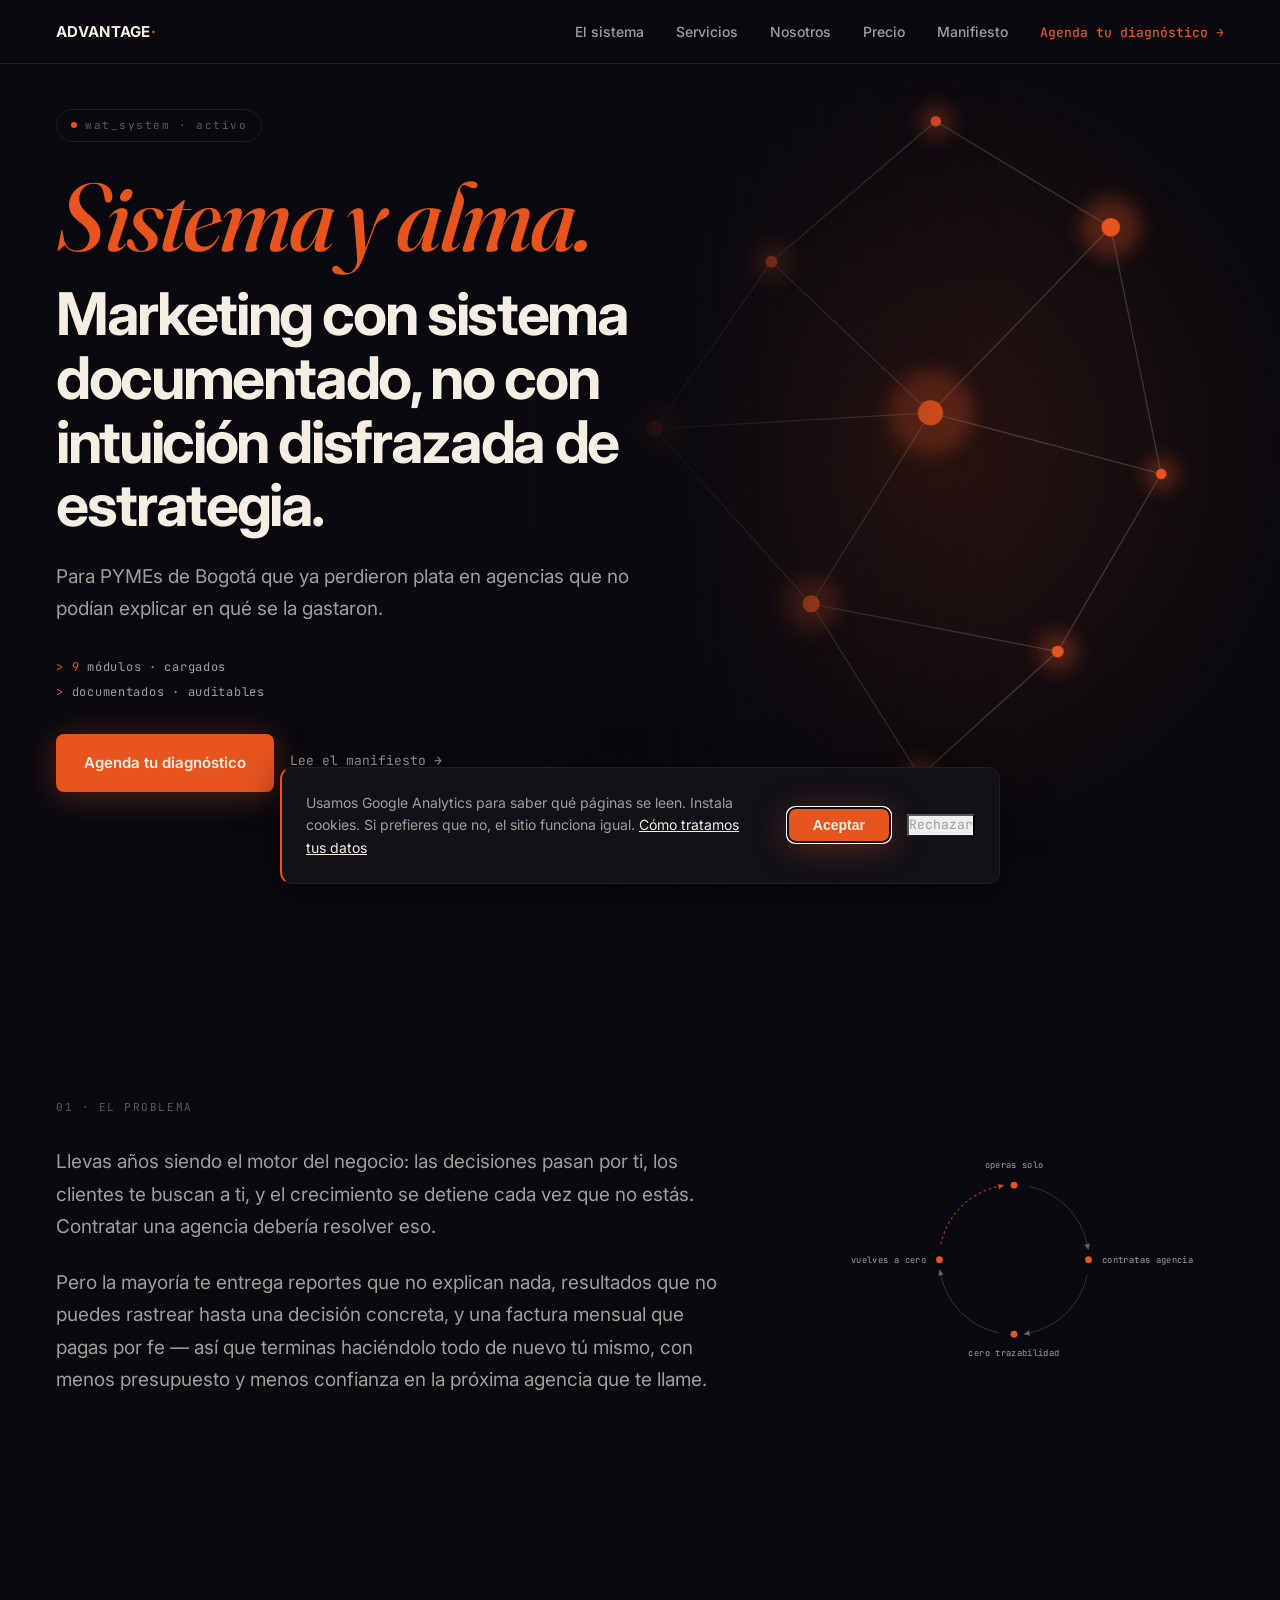
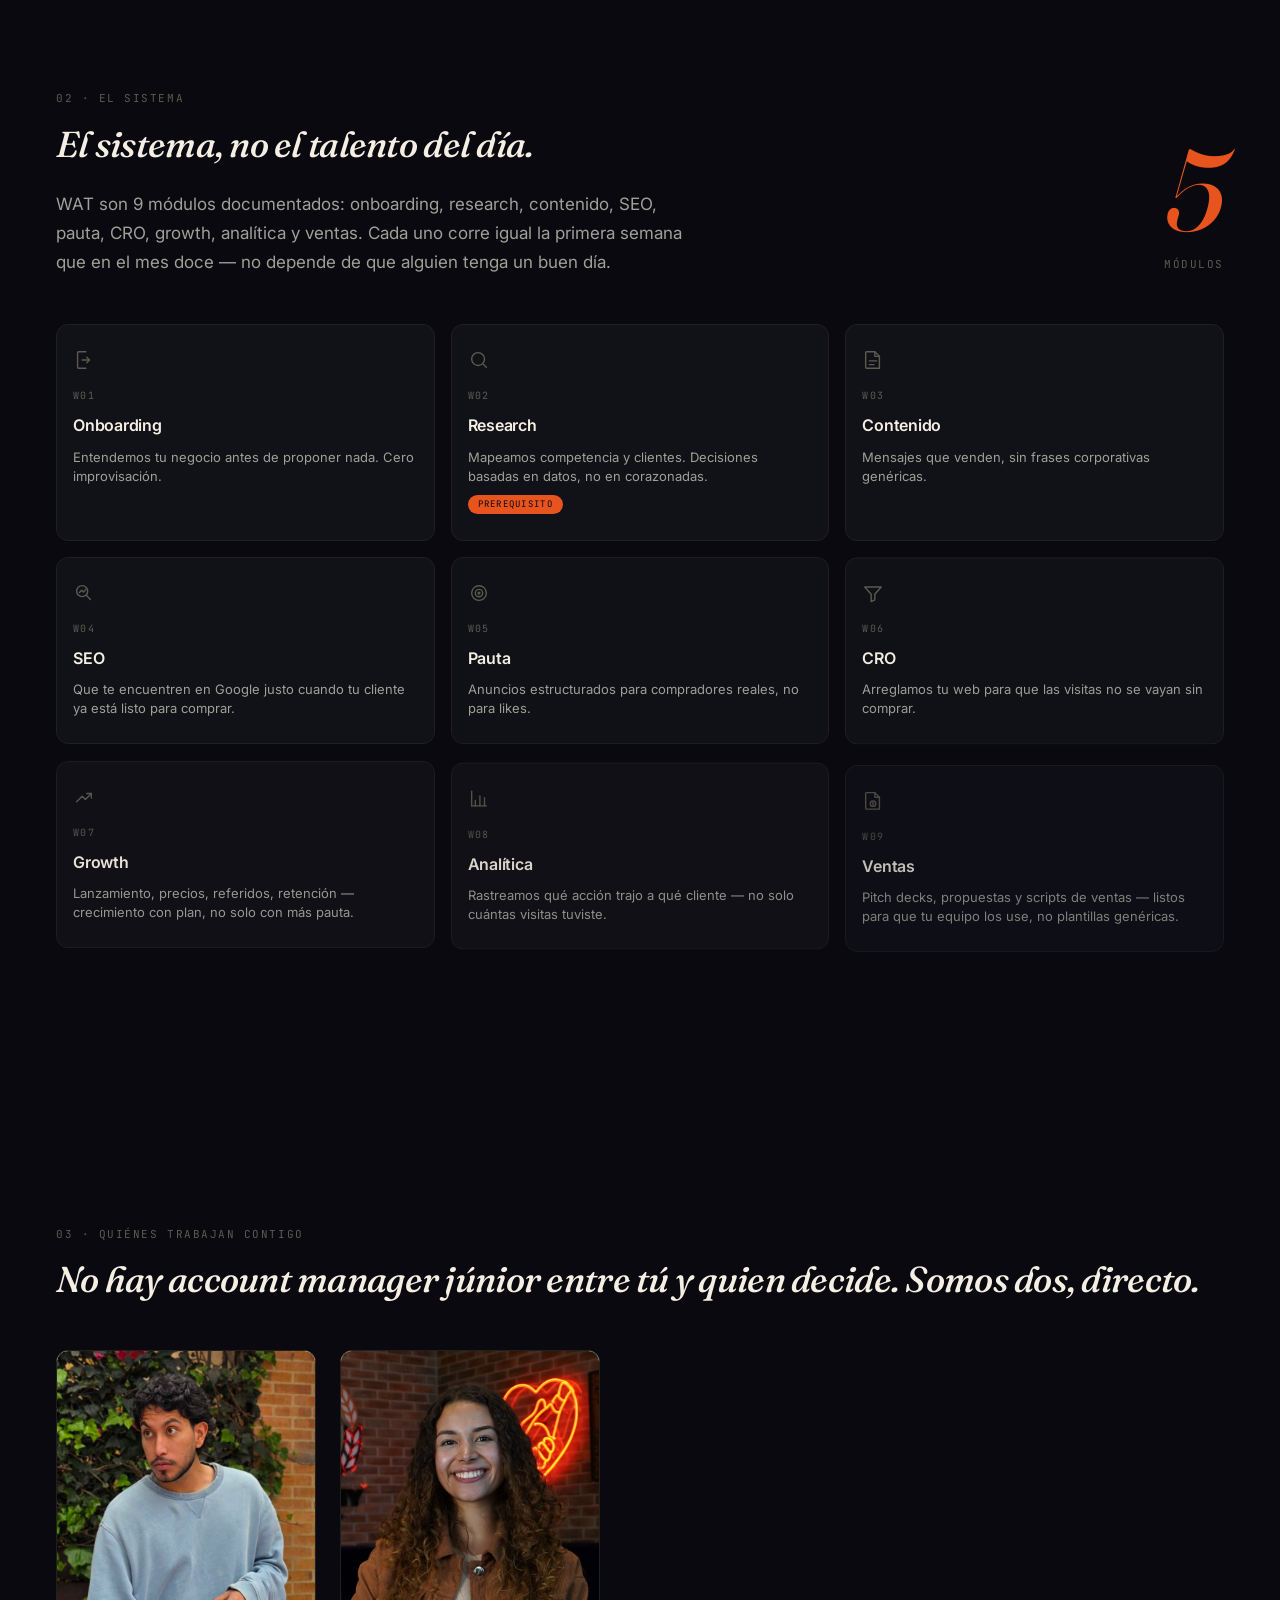
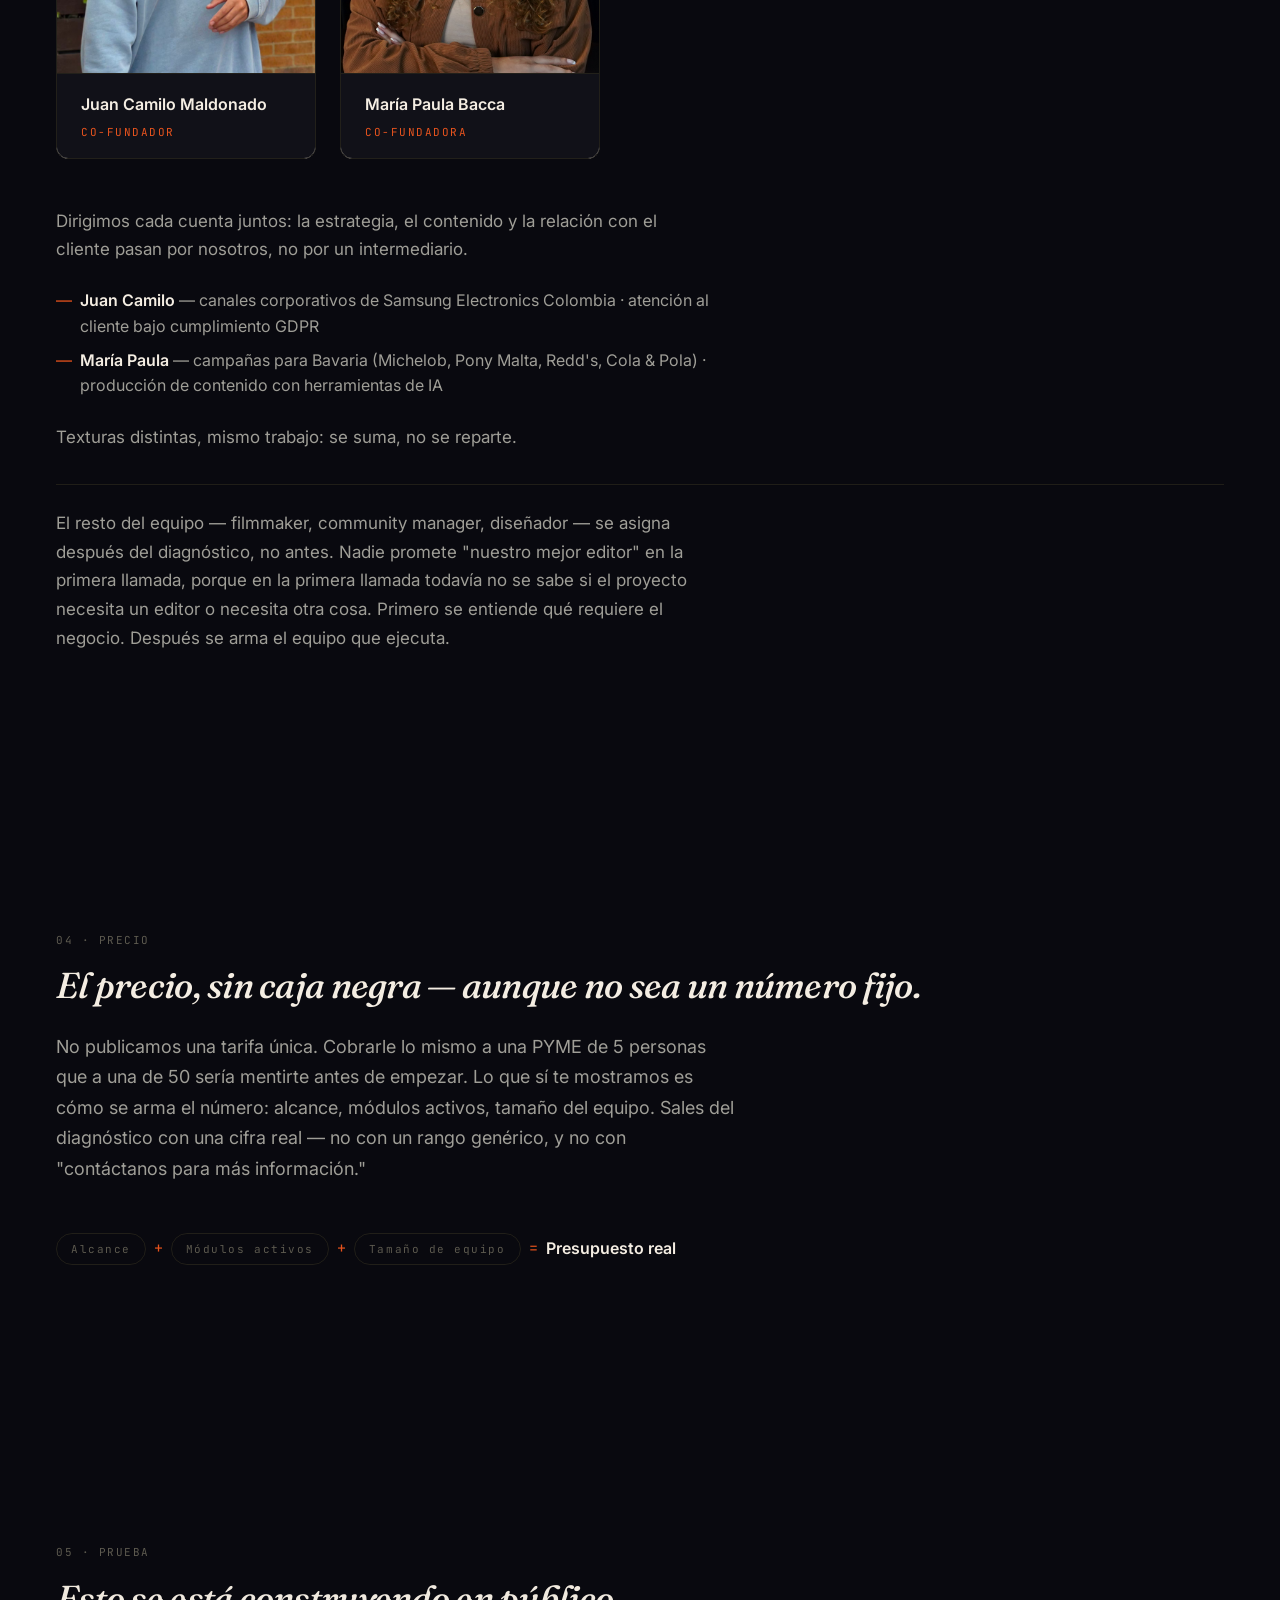
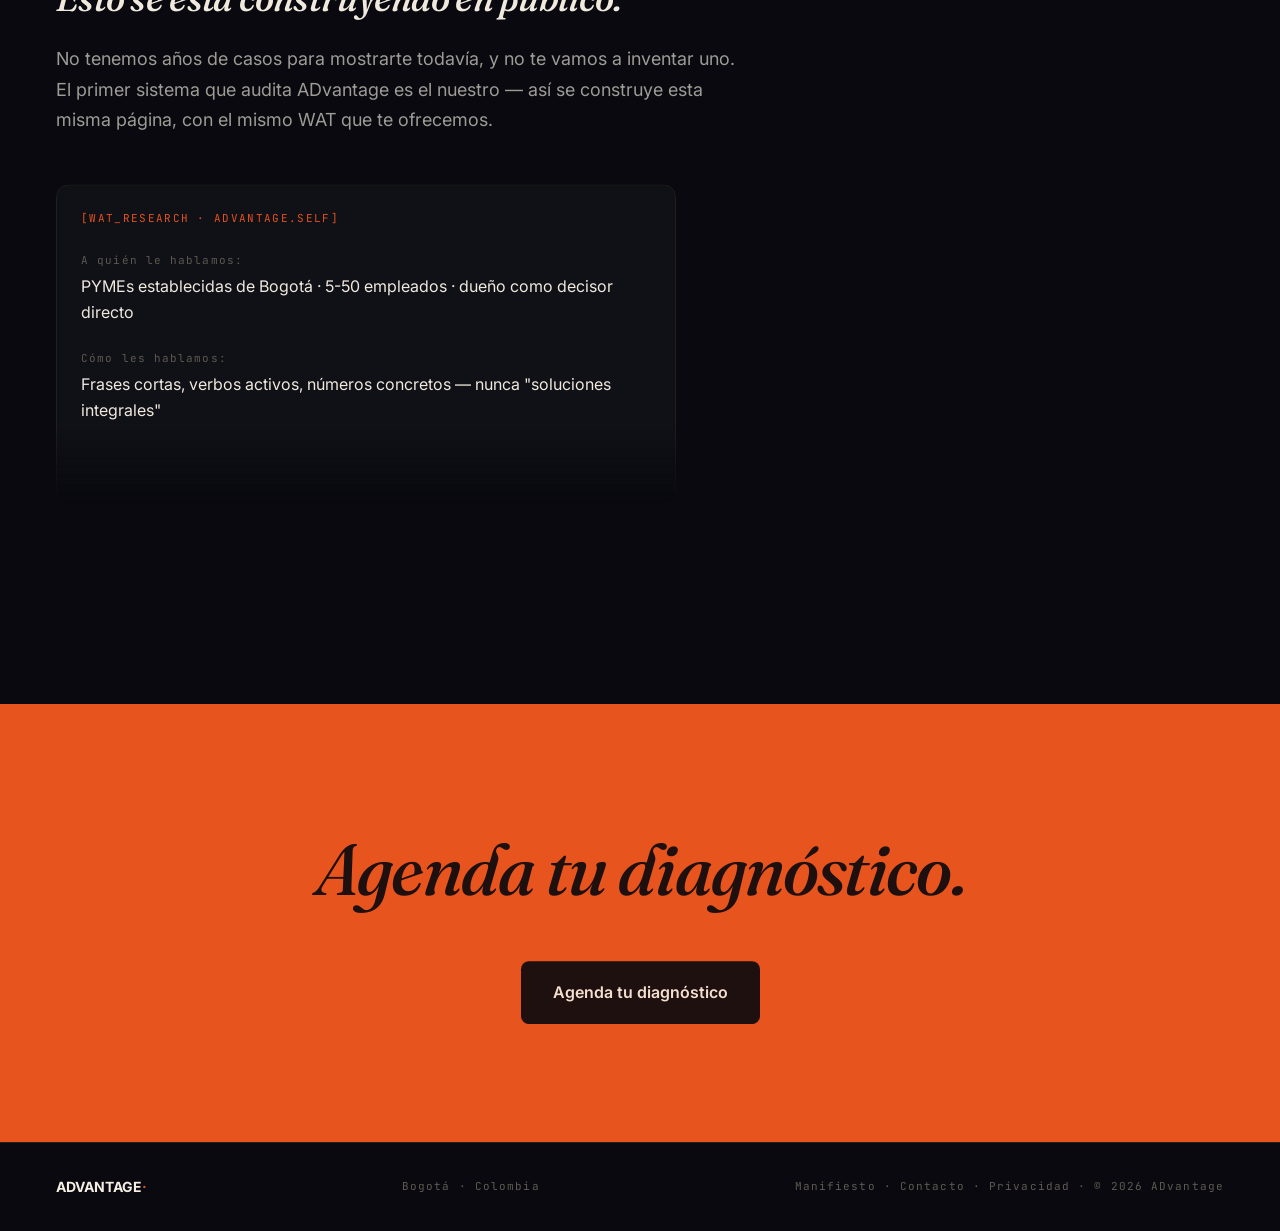
<file: index.html>
<!DOCTYPE html>
<html lang="es">
<head>
<!-- Google Analytics con consentimiento previo: consent.js no carga
     gtag.js hasta que la persona acepta. Ver privacidad.html. -->
<script src="assets/js/consent.js"></script>
<meta charset="UTF-8">
<meta name="viewport" content="width=device-width, initial-scale=1.0">
<title>ADvantage · Sistema y alma</title>
<meta name="description" content="Sistema documentado, no intuición disfrazada de estrategia — para PYMEs de Bogotá que ya perdieron plata en marketing sin poder auditarlo.">
<!-- Open Graph / preview al compartir (WhatsApp, LinkedIn, etc.).
     El dominio va absoluto porque los scrapers de redes no resuelven rutas
     relativas. Si algún día se conecta un dominio propio hay que reemplazarlo
     en las 10 páginas de una pasada — ver DEPLOY.md, paso 1. -->
<link rel="canonical" href="https://advantagecol.netlify.app/">
<meta property="og:type" content="website">
<meta property="og:site_name" content="ADvantage">
<meta property="og:locale" content="es_CO">
<meta property="og:url" content="https://advantagecol.netlify.app/">
<meta property="og:title" content="ADvantage · Sistema y alma">
<meta property="og:description" content="Sistema documentado, no intuición disfrazada de estrategia — para PYMEs de Bogotá que ya perdieron plata en marketing sin poder auditarlo.">
<meta property="og:image" content="https://advantagecol.netlify.app/assets/brand/og-image.png">
<meta property="og:image:width" content="1200">
<meta property="og:image:height" content="630">
<meta property="og:image:alt" content="ADvantage — Sistema y alma. Marketing con sistema documentado, no con intuición disfrazada de estrategia.">
<meta name="twitter:card" content="summary_large_image">
<meta name="twitter:title" content="ADvantage · Sistema y alma">
<meta name="twitter:description" content="Sistema documentado, no intuición disfrazada de estrategia — para PYMEs de Bogotá que ya perdieron plata en marketing sin poder auditarlo.">
<meta name="twitter:image" content="https://advantagecol.netlify.app/assets/brand/og-image.png">

<link rel="icon" type="image/svg+xml" href="assets/brand/favicon.svg">

<!-- Fonts -->
<link rel="preconnect" href="https://fonts.googleapis.com">
<link rel="preconnect" href="https://fonts.gstatic.com" crossorigin>
<link href="https://fonts.googleapis.com/css2?family=Fraunces:ital,opsz,wght@0,9..144,500;1,9..144,500&family=Inter:wght@400;500;600;700&family=JetBrains+Mono:wght@400;500&display=swap" rel="stylesheet">

<!-- Chrome compartido del sitio (tokens, nav, footer, botones, tipografía) -->
<link rel="stylesheet" href="assets/css/shared.css">

<style>
/* ============================
   1 · Hero — constelación WAT (9 nodos)
   Los 9 módulos del sistema, dibujados: el hero deja de decir que hay un
   sistema y pasa a mostrarlo. Tokens, .wrap, .pill y los botones salen de
   shared.css — acá solo vive lo propio de la constelación.
============================ */
.wat-hero {
  position: relative;
  overflow: hidden;
  min-height: 640px;
  height: 100svh;
  background: var(--void);
  color: var(--cream);
  display: grid;
  align-items: center;
  isolation: isolate;
  /* La regla global `section { padding: var(--sp-3xl) 0 }` de shared.css
     también alcanza a este <section> y le metería 160px dentro del grid de
     100svh. Se neutraliza acá; el respiro del nav lo da el centrado. */
  padding-top: 0;
  padding-bottom: 0;
}

/* ---------- Constelación (lado derecho) ---------- */
.wat-hero__viz {
  position: absolute;
  inset: 0 0 0 42%;
  z-index: 0;
  pointer-events: none;
}
/* Los margin negativos son centrado geométrico (mitad del ancho/alto), no
   spacing — por eso quedan fuera de la escala --sp-*. Se usa margin y no
   translate(-50%,-50%) a propósito: GSAP anima este glow por x/y, que también
   escribe en transform, y se pisarían. */
.wat-hero__glow {
  position: absolute;
  left: 50%; top: 50%;
  width: 900px; height: 900px;
  margin: -450px 0 0 -450px;
  background: radial-gradient(circle, rgba(232,84,30,.16) 0%, rgba(232,84,30,.06) 38%, transparent 68%);
  will-change: transform;
}
.wat-hero__svg {
  position: absolute;
  inset: 0;
  width: 100%; height: 100%;
  will-change: transform;
}
/* Degradado hacia Void — protege la legibilidad del texto sobre los nodos */
.wat-hero__viz::after {
  content: "";
  position: absolute;
  inset: 0;
  background: linear-gradient(90deg, var(--void) 0%, rgba(9,9,15,.92) 14%, rgba(9,9,15,.35) 40%, transparent 62%);
}
.wat-hero__edge { stroke: var(--cream); stroke-width: 1; opacity: .18; fill: none; }
.wat-hero__node { fill: var(--ember); transform-box: fill-box; transform-origin: center; }
.wat-hero__halo { fill: var(--ember); opacity: .3; transform-box: fill-box; transform-origin: center; }
.wat-hero__packet { fill: var(--ember-hover); opacity: 0; }

/* ---------- Contenido ---------- */
.wat-hero__inner { position: relative; z-index: 1; width: 100%; }
.wat-hero__col { max-width: 660px; }
.wat-hero .display { margin-top: var(--sp-lg); margin-bottom: var(--sp-md); }
.wat-hero h1 { margin-bottom: var(--sp-lg); }
.wat-hero__sub {
  max-width: 52ch;
  font-size: 19px;
  margin-bottom: var(--sp-xl);
}

/* Log de sistema. aria-hidden en el bloque: el dato ya está en el stat de más
   abajo y en el body, así el lector de pantalla no anuncia los ">" ni los
   valores intermedios del contador. */
.wat-hero__log {
  display: flex; flex-direction: column; gap: var(--sp-xs);
  font-family: var(--mono); font-size: 12px; letter-spacing: 0.06em;
  color: var(--muted);
  margin-bottom: var(--sp-xl);
}
/* Solo el chevron, no cualquier span: el contador va en un <span> anidado y
   heredaría el color y el margen. Mismo error que ya se cazó con .hero-log. */
.wat-hero__log .chevron { color: var(--ember); margin-right: var(--sp-sm); }
.wat-hero__log .val { color: var(--ember); }

.wat-hero__cta { display: flex; flex-wrap: wrap; align-items: center; gap: var(--sp-md); }

/* Estado inicial de la animación — sin JS o con reduced-motion queda visible */
.wat-hero[data-anim="on"] .wat-hero__reveal { opacity: 0; }

@media (max-width: 1080px) {
  .wat-hero__viz { inset: 0 -12% 0 30%; }
  .wat-hero__viz::after {
    background: linear-gradient(90deg, var(--void) 0%, rgba(9,9,15,.94) 20%, rgba(9,9,15,.5) 46%, transparent 70%);
  }
}
@media (max-width: 760px) {
  .wat-hero {
    height: auto; min-height: 100svh;
    padding-top: var(--sp-4xl); padding-bottom: var(--sp-3xl);
    align-items: start;
  }
  .wat-hero__viz { inset: -8% -30% auto -10%; height: 62%; opacity: .55; }
  .wat-hero__viz::after {
    background: linear-gradient(180deg, rgba(9,9,15,.35) 0%, rgba(9,9,15,.8) 55%, var(--void) 100%);
  }
  .wat-hero__glow { width: 620px; height: 620px; margin: -310px 0 0 -310px; }
  .wat-hero__cta .btn-primary { width: 100%; justify-content: center; }
}
@media (prefers-reduced-motion: reduce) {
  .wat-hero .wat-hero__reveal { opacity: 1 !important; }
}

/* ============================
   2 · Problema — texto + diagrama de ciclo cerrado
   El párrafo describe un loop, no una lista. El diagrama lo muestra sin que
   haga falta leer: la cuarta flecha vuelve al primer nodo.
============================ */
.problema-cols {
  display: grid;
  grid-template-columns: 1fr minmax(0, 420px);
  gap: var(--sp-3xl);
  align-items: center;
}
.problema p {
  font-size: 19px;
  max-width: 680px;
}
.problema p + p { margin-top: var(--sp-lg); }
.problema p strong { color: var(--cream); }

/* Mismo lenguaje visual que la constelación del hero: círculos Ember,
   líneas de 1px, etiquetas Muted. Que se reconozcan como del mismo sistema
   es parte del punto. */
.ciclo { width: 100%; height: auto; }
.ciclo .nodo { fill: var(--ember); }
.ciclo .arista {
  stroke: var(--cream); stroke-width: 1; fill: none; opacity: 0.28;
}
/* La flecha de cierre es la que carga el significado: se distingue de las
   otras tres para que se lea como "vuelta al principio", no como un paso más. */
.ciclo .arista-cierre {
  stroke: var(--ember); stroke-width: 1.5; opacity: 0.75;
  stroke-dasharray: 4 4;
}
.ciclo .etiqueta {
  font-family: var(--mono); font-size: 13px; letter-spacing: 0.04em;
  fill: var(--muted);
}
.ciclo .punta { fill: var(--cream); opacity: 0.4; }
.ciclo .punta-cierre { fill: var(--ember); opacity: 0.85; }

@media (max-width: 900px) {
  .problema-cols {
    grid-template-columns: 1fr;
    gap: var(--sp-2xl);
  }
  /* El diagrama va primero: es lo que ve quien no piensa leer los párrafos */
  .problema-viz { order: -1; max-width: 420px; }
}

/* ============================
   3 · Sistema (WAT)
============================ */
.sistema-head {
  display: grid;
  grid-template-columns: 1fr auto;
  gap: var(--sp-2xl);
  align-items: end;
  margin-bottom: var(--sp-2xl);
}
.sistema-head p { font-size: 17px; }
.stat {
  text-align: right;
  padding-left: var(--sp-xl);
}
.stat-val {
  font-family: var(--serif); font-style: italic; font-weight: 500;
  font-size: clamp(72px, 9vw, 120px);
  line-height: 1;
  color: var(--ember);
  display: block;
}
.stat-label {
  font-family: var(--mono); font-size: 11px; letter-spacing: 0.14em;
  text-transform: uppercase;
  color: var(--dim);
}
.modulos-grid {
  display: grid;
  grid-template-columns: repeat(3, 1fr);
  gap: var(--sp-md);
}
.modulo-card {
  background: var(--ink);
  border: 1px solid var(--border);
  border-radius: 12px;
  padding: var(--sp-lg) var(--sp-md);
  transition: background 0.2s ease, border-color 0.2s ease; /* hover lift-sutil: solo background + borde ember, sin translateY */
}
.modulo-card:hover {
  background: var(--ember-shadow);
  border-color: var(--ember);
}
/* Ícono: primer set de iconografía del sitio. Los 9 comparten viewBox 24,
   stroke 1.5 y currentColor — así heredan el color de la card y no suman
   peticiones ni orígenes al CSP. */
.modulo-card .icono {
  display: block;
  width: 22px; height: 22px;
  color: var(--dim);
  margin-bottom: var(--sp-md);
  transition: color 0.2s ease;
}
.modulo-card:hover .icono { color: var(--ember); }
.modulo-card .codigo {
  font-family: var(--mono); font-size: 10px; letter-spacing: 0.14em;
  color: var(--dim);
  display: block; margin-bottom: var(--sp-sm);
}
.modulo-card .nombre {
  font-weight: 600; font-size: 16px; letter-spacing: -0.015em;
  color: var(--cream);
  display: block;
}
/* Traducción a beneficio — la jerga del módulo no le dice nada a una PYME */
.modulo-card .beneficio {
  font-size: 13px; line-height: 1.5;
  color: var(--muted);
  margin-top: var(--sp-sm);
}
.modulo-card .badge-prerequisito { margin-top: var(--sp-sm); display: inline-block; }

/* Dependencia real: al enfocar Research se resaltan sus tres dependientes
   (Contenido, SEO, Pauta). Se marca con clase desde JS en vez de dibujar
   líneas: en el grid de 3 columnas una de las conexiones es diagonal y a 2
   columnas se rompen otras dos. Solo cambia color — sin layout shift. */
.modulo-card.es-dependiente {
  border-color: var(--ember);
  background: var(--ember-shadow);
}
.modulo-card.es-dependiente .icono { color: var(--ember); }
@media (max-width: 900px) { .modulos-grid { grid-template-columns: repeat(2, 1fr); } }
@media (max-width: 560px) {
  .modulos-grid { grid-template-columns: 1fr; }
  .sistema-head { grid-template-columns: 1fr; align-items: start; }
  .stat { text-align: left; padding-left: 0; }
}

/* ============================
   4 · Quiénes trabajan contigo
============================ */
/* Dos cards de co-fundadores, mismo peso — ninguna va primero */
.equipo-cards {
  display: grid;
  grid-template-columns: repeat(2, minmax(0, 260px));
  gap: var(--sp-lg);
  margin-top: var(--sp-2xl);
  margin-bottom: var(--sp-2xl);
}
/* Card de persona (.equipo-card / .equipo-foto / .equipo-card-info) → shared.css */
/* .bio-hechos → shared.css (segundo uso: también lo usa nosotros.html) */
.equipo-bio p + p { margin-top: var(--sp-lg); }
.equipo-bio .bio-hechos { margin-top: var(--sp-lg); margin-bottom: var(--sp-lg); }
.equipo-bio .como-se-arma {
  margin-top: var(--sp-xl);
  padding-top: var(--sp-lg);
  border-top: 1px solid var(--border);
}
@media (max-width: 640px) {
  .equipo-cards { grid-template-columns: 1fr; max-width: 260px; }
}

/* ============================
   5 · Precio  ·  6 · Prueba
============================ */
.precio p, .prueba p { font-size: 18px; max-width: 680px; }

/* Fórmula de precio — pieza visual, no calculadora. Los .pill salen de
   shared.css; acá solo los signos y el resultado. */
.formula-precio {
  display: flex; flex-wrap: wrap; align-items: center;
  gap: var(--sp-sm);
  margin-top: var(--sp-2xl);
}
.formula-precio .signo {
  font-family: var(--mono); font-size: 15px;
  color: var(--ember);
}
.formula-precio .resultado {
  font-weight: 600; font-size: 16px;
  color: var(--cream);
}

/* Ficha de WAT aplicado a ADvantage — card estilo documento, no lista de
   links. El eyebrow en mono es el mismo lenguaje del log del hero: esto se
   lee como un sistema hablando, no como una cita de marketing. */
.ficha-wat {
  background: var(--ink);
  border: 1px solid var(--border);
  border-radius: 12px;
  padding: var(--sp-lg);
  margin-top: var(--sp-2xl);
  max-width: 620px;
  /* El corte comunica que es un extracto, sin escribirlo: el borde inferior
     se disuelve hacia Void como si el documento siguiera. El fade arranca
     debajo del último campo — cortar a media línea se lee como bug, no como
     recorte. Sin soporte de máscara la card se ve completa: degrada limpio. */
  -webkit-mask-image: linear-gradient(to bottom, #000 76%, transparent 100%);
          mask-image: linear-gradient(to bottom, #000 76%, transparent 100%);
  padding-bottom: var(--sp-3xl);
}
.ficha-eyebrow {
  display: block;
  font-family: var(--mono); font-size: 11px; letter-spacing: 0.12em;
  color: var(--ember);
  margin-bottom: var(--sp-lg);
}
.ficha-campo + .ficha-campo { margin-top: var(--sp-lg); }
.ficha-label {
  display: block;
  font-family: var(--mono); font-size: 11px; letter-spacing: 0.1em;
  color: var(--dim);
  margin-bottom: var(--sp-xs);
}
.ficha-campo p {
  font-size: 16px; line-height: 1.6;
  color: var(--cream);
  max-width: none;
}

/* Cierre (bloque Ember) → shared.css */
</style>
</head>
<body>

<!-- Nav -->
<nav class="nav" role="navigation" aria-label="Navegación principal">
  <a href="index.html" class="nav-logo" aria-label="ADvantage inicio">ADVANTAGE<span class="dot">·</span></a>
  <ul class="nav-links" role="list">
    <li><a href="sistema-wat.html">El sistema</a></li>
    <li><a href="servicios.html">Servicios</a></li>
    <li><a href="nosotros.html">Nosotros</a></li>
    <li><a href="#precio">Precio</a></li>
    <li><a href="manifiesto.html">Manifiesto</a></li>
    <li><a href="https://wa.me/573155971878?text=Hola%2C%20quiero%20agendar%20mi%20diagn%C3%B3stico%20con%20ADvantage.%0A%0ANegocio%3A%20%0ATama%C3%B1o%20del%20equipo%3A%20%0APrincipal%20reto%3A%20" target="_blank" rel="noopener noreferrer" class="nav-cta">Agenda tu diagnóstico →</a></li>
  </ul>
  <button class="nav-hamburger" id="hamburger" aria-label="Menú" aria-expanded="false" aria-controls="mobileNav">
    <span></span><span></span><span></span>
  </button>
</nav>
<div class="mobile-nav" id="mobileNav" role="navigation" aria-label="Navegación móvil">
  <a href="sistema-wat.html">El sistema</a>
  <a href="servicios.html">Servicios</a>
  <a href="nosotros.html">Nosotros</a>
  <a href="#precio">Precio</a>
  <a href="manifiesto.html">Manifiesto</a>
  <a href="https://wa.me/573155971878?text=Hola%2C%20quiero%20agendar%20mi%20diagn%C3%B3stico%20con%20ADvantage.%0A%0ANegocio%3A%20%0ATama%C3%B1o%20del%20equipo%3A%20%0APrincipal%20reto%3A%20" target="_blank" rel="noopener noreferrer" class="mobile-cta">Agenda tu diagnóstico →</a>
</div>

<!-- 1 · Hero — constelación WAT -->
<section class="wat-hero" id="watHero" aria-labelledby="hero-heading">
  <div class="wat-hero__viz" aria-hidden="true">
    <div class="wat-hero__glow" id="watGlow"></div>
    <svg class="wat-hero__svg" id="watSvg" viewBox="0 0 560 640" preserveAspectRatio="xMidYMid meet" fill="none">
      <defs>
        <filter id="watGlowF" x="-60%" y="-60%" width="220%" height="220%">
          <feGaussianBlur stdDeviation="7" />
        </filter>
      </defs>

      <g id="watEdges" stroke-linecap="round">
        <line class="wat-hero__edge" x1="300" y1="72"  x2="432" y2="152"></line>
        <line class="wat-hero__edge" x1="300" y1="72"  x2="176" y2="178"></line>
        <line class="wat-hero__edge" x1="432" y1="152" x2="296" y2="292"></line>
        <line class="wat-hero__edge" x1="432" y1="152" x2="470" y2="338"></line>
        <line class="wat-hero__edge" x1="176" y1="178" x2="296" y2="292"></line>
        <line class="wat-hero__edge" x1="176" y1="178" x2="88"  y2="304"></line>
        <line class="wat-hero__edge" x1="88"  y1="304" x2="296" y2="292"></line>
        <line class="wat-hero__edge" x1="88"  y1="304" x2="206" y2="436"></line>
        <line class="wat-hero__edge" x1="296" y1="292" x2="470" y2="338"></line>
        <line class="wat-hero__edge" x1="296" y1="292" x2="206" y2="436"></line>
        <line class="wat-hero__edge" x1="470" y1="338" x2="392" y2="472"></line>
        <line class="wat-hero__edge" x1="206" y1="436" x2="392" y2="472"></line>
        <line class="wat-hero__edge" x1="206" y1="436" x2="288" y2="566"></line>
        <line class="wat-hero__edge" x1="392" y1="472" x2="288" y2="566"></line>
      </g>

      <g id="watHalos" filter="url(#watGlowF)">
        <circle class="wat-hero__halo" cx="300" cy="72"  r="13"></circle>
        <circle class="wat-hero__halo" cx="432" cy="152" r="23"></circle>
        <circle class="wat-hero__halo" cx="176" cy="178" r="15"></circle>
        <circle class="wat-hero__halo" cx="88"  cy="304" r="20"></circle>
        <circle class="wat-hero__halo" cx="296" cy="292" r="32"></circle>
        <circle class="wat-hero__halo" cx="470" cy="338" r="13"></circle>
        <circle class="wat-hero__halo" cx="206" cy="436" r="21"></circle>
        <circle class="wat-hero__halo" cx="392" cy="472" r="15"></circle>
        <circle class="wat-hero__halo" cx="288" cy="566" r="13"></circle>
      </g>

      <g id="watNodes">
        <circle class="wat-hero__node" cx="300" cy="72"  r="4"></circle>
        <circle class="wat-hero__node" cx="432" cy="152" r="7"></circle>
        <circle class="wat-hero__node" cx="176" cy="178" r="4.5"></circle>
        <circle class="wat-hero__node" cx="88"  cy="304" r="6"></circle>
        <circle class="wat-hero__node" cx="296" cy="292" r="9.5"></circle>
        <circle class="wat-hero__node" cx="470" cy="338" r="4"></circle>
        <circle class="wat-hero__node" cx="206" cy="436" r="6.5"></circle>
        <circle class="wat-hero__node" cx="392" cy="472" r="4.5"></circle>
        <circle class="wat-hero__node" cx="288" cy="566" r="4"></circle>
      </g>

      <circle class="wat-hero__packet" id="watPacketA" r="2.6" cx="88" cy="304"></circle>
      <circle class="wat-hero__packet" id="watPacketB" r="2.2" cx="300" cy="72"></circle>
    </svg>
  </div>

  <div class="wrap wat-hero__inner">
    <div class="wat-hero__col">
      <div class="pill wat-hero__reveal">
        <span class="pulse" aria-hidden="true"></span>
        wat_system · activo
      </div>

      <span class="display wat-hero__reveal">Sistema y alma.</span>

      <h1 id="hero-heading" class="wat-hero__reveal">Marketing con sistema documentado, no con intuición disfrazada de estrategia.</h1>

      <p class="wat-hero__sub wat-hero__reveal">Para PYMEs de Bogotá que ya perdieron plata en agencias que no podían explicar en qué se la gastaron.</p>

      <div class="wat-hero__log" aria-hidden="true">
        <div class="wat-hero__reveal"><span class="chevron">&gt;</span><span class="val" data-countup>9</span> módulos · cargados</div>
        <div class="wat-hero__reveal"><span class="chevron">&gt;</span>documentados · auditables</div>
      </div>

      <div class="wat-hero__cta">
        <a href="https://wa.me/573155971878?text=Hola%2C%20quiero%20agendar%20mi%20diagn%C3%B3stico%20con%20ADvantage.%0A%0ANegocio%3A%20%0ATama%C3%B1o%20del%20equipo%3A%20%0APrincipal%20reto%3A%20" target="_blank" rel="noopener noreferrer" class="btn-primary wat-hero__reveal">Agenda tu diagnóstico</a>
        <a href="manifiesto.html" class="btn-ghost wat-hero__reveal">Lee el manifiesto →</a>
      </div>
    </div>
  </div>
</section>

<!-- 2 · Problema -->
<section class="problema" id="problema" aria-label="El problema">
  <div class="wrap">
    <span class="label">01 · El problema</span>
    <div class="problema-cols">
      <div class="problema-texto">
        <p id="problemaP1" data-anim="parrafo">Llevas años siendo el motor del negocio: las decisiones pasan por ti, los clientes te buscan a ti, y el crecimiento se detiene cada vez que no estás. Contratar una agencia debería resolver eso.</p>
        <p data-anim="parrafo">Pero la mayoría te entrega reportes que no explican nada, resultados que no puedes rastrear hasta una decisión concreta, y una factura mensual que pagas por fe — así que terminas haciéndolo todo de nuevo tú mismo, con menos presupuesto y menos confianza en la próxima agencia que te llame.</p>
      </div>
      <!-- Diagrama de ciclo cerrado. aria-hidden: los dos párrafos de al lado
           ya dicen todo esto — el diagrama es refuerzo visual, no contenido
           adicional. La cuarta flecha vuelve al primer nodo: ahí está el punto. -->
      <div class="problema-viz" aria-hidden="true">
        <svg class="ciclo" id="cicloProblema" viewBox="0 0 620 400" fill="none">
          <!-- Grupo 1 — entra con el primer párrafo -->
          <g data-ciclo="1">
            <path class="arista" d="M 333 82 A 110 110 0 0 1 418 167"/>
            <polygon class="punta" points="0,-4 9,0 0,4" transform="translate(418,167) rotate(78)"/>
            <circle class="nodo" cx="310" cy="80" r="5"/>
            <text class="etiqueta" x="310" y="54" text-anchor="middle">operas solo</text>
            <circle class="nodo" cx="420" cy="190" r="5"/>
            <text class="etiqueta" x="440" y="195" text-anchor="start">contratas agencia</text>
          </g>
          <!-- Grupo 2 — entra con el segundo párrafo, cerrando el loop -->
          <g data-ciclo="2">
            <path class="arista" d="M 418 213 A 110 110 0 0 1 333 298"/>
            <polygon class="punta" points="0,-4 9,0 0,4" transform="translate(333,298) rotate(168)"/>
            <circle class="nodo" cx="310" cy="300" r="5"/>
            <text class="etiqueta" x="310" y="332" text-anchor="middle">cero trazabilidad</text>
            <path class="arista" d="M 287 298 A 110 110 0 0 1 202 213"/>
            <polygon class="punta" points="0,-4 9,0 0,4" transform="translate(202,213) rotate(258)"/>
            <circle class="nodo" cx="200" cy="190" r="5"/>
            <text class="etiqueta" x="180" y="195" text-anchor="end">vuelves a cero</text>
            <path class="arista arista-cierre" d="M 202 167 A 110 110 0 0 1 287 82"/>
            <polygon class="punta-cierre" points="0,-4 9,0 0,4" transform="translate(287,82) rotate(348)"/>
          </g>
        </svg>
      </div>
    </div>
  </div>
</section>

<!-- 3 · Sistema (WAT) -->
<section class="sistema" id="sistema" aria-labelledby="sistema-heading">
  <div class="wrap">
    <span class="label">02 · El sistema</span>
    <div class="sistema-head">
      <div data-anim="reveal">
        <h2 id="sistema-heading">El sistema, no el talento del día.</h2>
        <p>WAT son 9 módulos documentados: onboarding, research, contenido, SEO, pauta, CRO, growth, analítica y ventas. Cada uno corre igual la primera semana que en el mes doce — no depende de que alguien tenga un buen día.</p>
      </div>
      <div class="stat" data-anim="reveal">
        <span class="stat-val" id="statModulos" data-countup aria-label="9 módulos">9</span>
        <span class="stat-label">módulos</span>
      </div>
    </div>
    <!-- Íconos: set propio, los 9 con viewBox 0 0 24 24 y stroke 1.5.
         aria-hidden porque el nombre del módulo va justo al lado en texto. -->
    <div class="modulos-grid" data-anim="grid" id="modulosGrid">
      <div class="modulo-card" data-modulo="w01" data-habilita="w02">
        <svg class="icono" viewBox="0 0 24 24" fill="none" stroke="currentColor" stroke-width="1.5" stroke-linecap="round" stroke-linejoin="round" aria-hidden="true">
          <path d="M14 3H6a1 1 0 0 0-1 1v16a1 1 0 0 0 1 1h8"/><path d="M18 12H10"/><path d="m15 9 3 3-3 3"/>
        </svg>
        <span class="codigo">W01</span><span class="nombre">Onboarding</span>
        <p class="beneficio">Entendemos tu negocio antes de proponer nada. Cero improvisación.</p>
      </div>
      <div class="modulo-card" data-modulo="w02" data-habilita="w03 w04 w05">
        <svg class="icono" viewBox="0 0 24 24" fill="none" stroke="currentColor" stroke-width="1.5" stroke-linecap="round" stroke-linejoin="round" aria-hidden="true">
          <circle cx="11" cy="11" r="7"/><path d="m20 20-3.5-3.5"/>
        </svg>
        <span class="codigo">W02</span><span class="nombre">Research</span>
        <p class="beneficio">Mapeamos competencia y clientes. Decisiones basadas en datos, no en corazonadas.</p>
        <span class="badge-prerequisito">Prerequisito</span>
      </div>
      <div class="modulo-card" data-modulo="w03">
        <svg class="icono" viewBox="0 0 24 24" fill="none" stroke="currentColor" stroke-width="1.5" stroke-linecap="round" stroke-linejoin="round" aria-hidden="true">
          <path d="M5 3h9l5 5v13a0 0 0 0 1 0 0H5a1 1 0 0 1-1-1V4a1 1 0 0 1 1-1Z"/><path d="M14 3v5h5"/><path d="M8 13h8"/><path d="M8 17h5"/>
        </svg>
        <span class="codigo">W03</span><span class="nombre">Contenido</span>
        <p class="beneficio">Mensajes que venden, sin frases corporativas genéricas.</p>
      </div>
      <div class="modulo-card" data-modulo="w04">
        <svg class="icono" viewBox="0 0 24 24" fill="none" stroke="currentColor" stroke-width="1.5" stroke-linecap="round" stroke-linejoin="round" aria-hidden="true">
          <circle cx="10" cy="10" r="6"/><path d="m19 19-4.5-4.5"/><path d="M7 11.5 9.5 9l2 2L14 8"/>
        </svg>
        <span class="codigo">W04</span><span class="nombre">SEO</span>
        <p class="beneficio">Que te encuentren en Google justo cuando tu cliente ya está listo para comprar.</p>
      </div>
      <div class="modulo-card" data-modulo="w05">
        <svg class="icono" viewBox="0 0 24 24" fill="none" stroke="currentColor" stroke-width="1.5" stroke-linecap="round" stroke-linejoin="round" aria-hidden="true">
          <circle cx="12" cy="12" r="8"/><circle cx="12" cy="12" r="4"/><circle cx="12" cy="12" r="1"/>
        </svg>
        <span class="codigo">W05</span><span class="nombre">Pauta</span>
        <p class="beneficio">Anuncios estructurados para compradores reales, no para likes.</p>
      </div>
      <div class="modulo-card" data-modulo="w06">
        <svg class="icono" viewBox="0 0 24 24" fill="none" stroke="currentColor" stroke-width="1.5" stroke-linecap="round" stroke-linejoin="round" aria-hidden="true">
          <path d="M3 5h18l-7 8v6l-4 2v-8Z"/>
        </svg>
        <span class="codigo">W06</span><span class="nombre">CRO</span>
        <p class="beneficio">Arreglamos tu web para que las visitas no se vayan sin comprar.</p>
      </div>
      <div class="modulo-card" data-modulo="w07">
        <svg class="icono" viewBox="0 0 24 24" fill="none" stroke="currentColor" stroke-width="1.5" stroke-linecap="round" stroke-linejoin="round" aria-hidden="true">
          <path d="M4 17 10 11l3.5 3.5L20 8"/><path d="M15 8h5v5"/>
        </svg>
        <span class="codigo">W07</span><span class="nombre">Growth</span>
        <p class="beneficio">Lanzamiento, precios, referidos, retención — crecimiento con plan, no solo con más pauta.</p>
      </div>
      <div class="modulo-card" data-modulo="w08">
        <svg class="icono" viewBox="0 0 24 24" fill="none" stroke="currentColor" stroke-width="1.5" stroke-linecap="round" stroke-linejoin="round" aria-hidden="true">
          <path d="M4 20V4"/><path d="M4 20h16"/><path d="M8 20v-6"/><path d="M13 20V9"/><path d="M18 20v-9"/>
        </svg>
        <span class="codigo">W08</span><span class="nombre">Analítica</span>
        <p class="beneficio">Rastreamos qué acción trajo a qué cliente — no solo cuántas visitas tuviste.</p>
      </div>
      <div class="modulo-card" data-modulo="w09">
        <svg class="icono" viewBox="0 0 24 24" fill="none" stroke="currentColor" stroke-width="1.5" stroke-linecap="round" stroke-linejoin="round" aria-hidden="true">
          <path d="M5 3h9l5 5v13a0 0 0 0 1 0 0H5a1 1 0 0 1-1-1V4a1 1 0 0 1 1-1Z"/><path d="M14 3v5h5"/><circle cx="12" cy="15" r="3"/><path d="M12 13.5v3"/>
        </svg>
        <span class="codigo">W09</span><span class="nombre">Ventas</span>
        <p class="beneficio">Pitch decks, propuestas y scripts de ventas — listos para que tu equipo los use, no plantillas genéricas.</p>
      </div>
    </div>
  </div>
</section>

<!-- 4 · Quiénes trabajan contigo -->
<section class="equipo" id="equipo" aria-labelledby="equipo-heading">
  <div class="wrap">
    <span class="label">03 · Quiénes trabajan contigo</span>
    <h2 id="equipo-heading" data-anim="reveal">No hay account manager júnior entre tú y quien decide. Somos dos, directo.</h2>
    <div class="equipo-cards">
      <div class="equipo-card" data-anim="reveal">
        <div class="equipo-foto">
          <span class="placeholder-iniciales" aria-hidden="true">JM</span>
          <img src="assets/team/juan-camilo.png" alt="Juan Camilo Maldonado, co-fundador de ADvantage" onerror="this.style.display='none'">
        </div>
        <div class="equipo-card-info">
          <span class="nombre">Juan Camilo Maldonado</span>
          <span class="rol">Co-fundador</span>
        </div>
      </div>
      <div class="equipo-card" data-anim="reveal">
        <div class="equipo-foto">
          <span class="badge-iniciales" aria-hidden="true"><span>MB</span></span>
          <img src="assets/team/maria-paula.png" alt="María Paula Bacca, co-fundadora de ADvantage" onerror="this.style.display='none'">
        </div>
        <div class="equipo-card-info">
          <span class="nombre">María Paula Bacca</span>
          <span class="rol">Co-fundadora</span>
        </div>
      </div>
    </div>
    <div class="equipo-bio" data-anim="reveal">
      <p>Dirigimos cada cuenta juntos: la estrategia, el contenido y la relación con el cliente pasan por nosotros, no por un intermediario.</p>
      <ul class="bio-hechos">
        <li><strong>Juan Camilo</strong> — canales corporativos de Samsung Electronics Colombia · atención al cliente bajo cumplimiento GDPR</li>
        <li><strong>María Paula</strong> — campañas para Bavaria (Michelob, Pony Malta, Redd's, Cola &amp; Pola) · producción de contenido con herramientas de IA</li>
      </ul>
      <p>Texturas distintas, mismo trabajo: se suma, no se reparte.</p>
      <div class="como-se-arma">
        <p>El resto del equipo — filmmaker, community manager, diseñador — se asigna después del diagnóstico, no antes. Nadie promete "nuestro mejor editor" en la primera llamada, porque en la primera llamada todavía no se sabe si el proyecto necesita un editor o necesita otra cosa. Primero se entiende qué requiere el negocio. Después se arma el equipo que ejecuta.</p>
      </div>
    </div>
  </div>
</section>

<!-- 5 · Objeción de precio -->
<section class="precio" id="precio" aria-labelledby="precio-heading">
  <div class="wrap">
    <span class="label">04 · Precio</span>
    <div data-anim="reveal">
      <h2 id="precio-heading">El precio, sin caja negra — aunque no sea un número fijo.</h2>
      <p>No publicamos una tarifa única. Cobrarle lo mismo a una PYME de 5 personas que a una de 50 sería mentirte antes de empezar. Lo que sí te mostramos es cómo se arma el número: alcance, módulos activos, tamaño del equipo. Sales del diagnóstico con una cifra real — no con un rango genérico, y no con "contáctanos para más información."</p>
      <!-- Hace tangible lo que el párrafo de arriba ya dice. aria-hidden: ese
           mismo párrafo enumera los tres factores, así que un lector de pantalla
           no pierde nada y se ahorra oír los signos sueltos. -->
      <div class="formula-precio" aria-hidden="true">
        <span class="pill">Alcance</span>
        <span class="signo">+</span>
        <span class="pill">Módulos activos</span>
        <span class="signo">+</span>
        <span class="pill">Tamaño de equipo</span>
        <span class="signo">=</span>
        <span class="resultado">Presupuesto real</span>
      </div>
    </div>
  </div>
</section>

<!-- 6 · Prueba -->
<section class="prueba" id="prueba" aria-labelledby="prueba-heading">
  <div class="wrap">
    <span class="label">05 · Prueba</span>
    <div data-anim="rise">
      <h2 id="prueba-heading">Esto se está construyendo en público.</h2>
      <p>No tenemos años de casos para mostrarte todavía, y no te vamos a inventar uno. El primer sistema que audita ADvantage es el nuestro — así se construye esta misma página, con el mismo WAT que te ofrecemos.</p>
      <!-- Extracto real del Research de ADvantage sobre sí misma. Los dos
           campos salen de documentos ya aprobados (ICP del proyecto y reglas
           de voz del manual) — acá solo se visualizan, no se inventa nada. -->
      <div class="ficha-wat">
        <span class="ficha-eyebrow">[WAT_RESEARCH · ADVANTAGE.SELF]</span>
        <div class="ficha-campo">
          <span class="ficha-label">A quién le hablamos:</span>
          <p>PYMEs establecidas de Bogotá · 5-50 empleados · dueño como decisor directo</p>
        </div>
        <div class="ficha-campo">
          <span class="ficha-label">Cómo les hablamos:</span>
          <p>Frases cortas, verbos activos, números concretos — nunca "soluciones integrales"</p>
        </div>
      </div>
    </div>
  </div>
</section>

<!-- 7 · Cierre — bloque Ember -->
<section class="cierre" id="contacto" aria-labelledby="cierre-heading">
  <div class="wrap" data-anim="rise">
    <h2 id="cierre-heading">Agenda tu diagnóstico.</h2>
    <a href="https://wa.me/573155971878?text=Hola%2C%20quiero%20agendar%20mi%20diagn%C3%B3stico%20con%20ADvantage.%0A%0ANegocio%3A%20%0ATama%C3%B1o%20del%20equipo%3A%20%0APrincipal%20reto%3A%20" target="_blank" rel="noopener noreferrer" class="btn-void">Agenda tu diagnóstico</a>
  </div>
</section>

<footer>
  <div class="wrap">
    <span class="foot-logo">ADVANTAGE<span class="dot">·</span></span>
    <span class="foot-meta">Bogotá · Colombia</span>
    <span class="foot-meta"><a href="manifiesto.html">Manifiesto</a> · <a href="contacto.html">Contacto</a> · <a href="privacidad.html">Privacidad</a> · © 2026 ADvantage</span>
  </div>
</footer>

<!-- GSAP 3.12.5 — vendoreado en el repo (sin CDN de terceros en runtime) -->
<script src="assets/vendor/gsap.min.js"></script>
<script src="assets/vendor/ScrollTrigger.min.js"></script>
<script src="assets/js/site.js"></script>

<!-- Diagrama de ciclo cerrado: un solo trigger, dos tiempos. El grupo 2 salía
     antes de su propio ScrollTrigger sobre el segundo párrafo, pero los dos
     párrafos están a ~120px, así que ambos triggers disparaban casi juntos y
     la secuencia no se percibía. Ahora el grupo 2 sale del mismo disparo con
     un delay fijo: el ritmo lo marca el tiempo, no la distancia del layout
     (que además cambia con el ancho de pantalla y con cualquier edición del
     copy). -->
<script>
(function () {
  var ciclo = document.getElementById('cicloProblema');
  if (!ciclo) return;
  var grupos = {
    1: ciclo.querySelector('[data-ciclo="1"]'),
    2: ciclo.querySelector('[data-ciclo="2"]')
  };
  var parrafo1 = document.getElementById('problemaP1');
  if (!parrafo1) return;
  // Sin GSAP o con reduced-motion el diagrama queda visible, sin animar
  if (!window.gsap || window.matchMedia('(prefers-reduced-motion: reduce)').matches) return;

  gsap.set([grupos[1], grupos[2]], { opacity: 0 });
  ScrollTrigger.create({
    trigger: parrafo1, start: 'top 80%', once: true,
    onEnter: function () {
      gsap.to(grupos[1], { opacity: 1, duration: 0.7, ease: 'power2.out' });
      gsap.to(grupos[2], { opacity: 1, duration: 0.7, ease: 'power2.out', delay: 0.35 });
    }
  });
})();
</script>

<!-- Animación de la constelación del hero. Vive acá y no en site.js porque es
     exclusiva del Home. GSAP ya viene cargado arriba desde assets/vendor/ — se
     quitó el fallback por CDN que traía el archivo original: la CSP en
     producción es `script-src 'self'` y habría bloqueado ese origen. -->
<script>
(function () {
  var hero = document.getElementById('watHero');
  if (!hero || !window.gsap) return;

  if (window.matchMedia('(prefers-reduced-motion: reduce)').matches) return; /* queda visible, sin animar */

  var svg    = document.getElementById('watSvg');
  var edges  = Array.prototype.slice.call(document.querySelectorAll('#watEdges line'));
  var nodes  = Array.prototype.slice.call(document.querySelectorAll('#watNodes circle'));
  var halos  = Array.prototype.slice.call(document.querySelectorAll('#watHalos circle'));
  var reveal = Array.prototype.slice.call(hero.querySelectorAll('.wat-hero__reveal'));

  hero.setAttribute('data-anim', 'on');
  gsap.set(reveal, { opacity: 0, y: 24 });
  gsap.set(nodes.concat(halos), { opacity: 0, scale: .4, transformOrigin: 'center' });
  edges.forEach(function (l) {
    var len = l.getTotalLength();
    gsap.set(l, { attr: { 'stroke-dasharray': len, 'stroke-dashoffset': len }, opacity: .18 });
  });
  gsap.set('#watGlow', { opacity: 0, scale: .85, transformOrigin: 'center' });

  gsap.timeline({ defaults: { ease: 'power2.out' } })
    .to('#watGlow', { opacity: 1, scale: 1, duration: 1.8 }, 0)
    .to(reveal, { opacity: 1, y: 0, duration: .7, stagger: .07 }, 0.1)
    .to(nodes, { opacity: 1, scale: 1, duration: .6, stagger: { each: .07, from: 'center' } }, 0.35)
    .to(halos, { opacity: .3, scale: 1, duration: .9, stagger: { each: .07, from: 'center' } }, 0.35)
    .to(edges, { attr: { 'stroke-dashoffset': 0 }, duration: 1.1, stagger: .06 }, 0.5);

  /* Respiración: ciclos lentos y desfasados, nunca sincronizados */
  nodes.forEach(function (n, i) {
    var common = {
      duration: 3 + (i % 4) * 0.4 + Math.random() * 0.6,
      delay: 2 + Math.random() * 2.5,
      transformOrigin: 'center', ease: 'sine.inOut', repeat: -1, yoyo: true
    };
    gsap.to(n, Object.assign({ opacity: .6, scale: .86 }, common));
    gsap.to(halos[i], Object.assign({ opacity: .13, scale: .9 }, common));
  });

  /* Paquete de datos viajando por una cadena de conexiones */
  function packet(el, chain, delay) {
    var t = gsap.timeline({ repeat: -1, repeatDelay: 5, delay: delay });
    t.set(el, { attr: { cx: chain[0][0], cy: chain[0][1] }, opacity: 0 });
    t.to(el, { opacity: .9, duration: .3 });
    for (var i = 1; i < chain.length; i++) {
      t.to(el, { attr: { cx: chain[i][0], cy: chain[i][1] }, duration: 1.1, ease: 'none' });
    }
    t.to(el, { opacity: 0, duration: .4 });
  }
  packet(document.getElementById('watPacketA'), [[88,304],[296,292],[470,338]], 3.2);
  packet(document.getElementById('watPacketB'), [[300,72],[176,178],[296,292],[206,436]], 7.5);

  /* Parallax de cursor: glow máx 40px, constelación máx 16px (regla del manual) */
  var qx = gsap.quickTo('#watGlow', 'x', { duration: .9, ease: 'power2.out' });
  var qy = gsap.quickTo('#watGlow', 'y', { duration: .9, ease: 'power2.out' });
  var sx = gsap.quickTo(svg, 'x', { duration: 1.1, ease: 'power2.out' });
  var sy = gsap.quickTo(svg, 'y', { duration: 1.1, ease: 'power2.out' });
  window.addEventListener('pointermove', function (e) {
    var px = (e.clientX / window.innerWidth - .5) * 2;
    var py = (e.clientY / window.innerHeight - .5) * 2;
    qx(px * 40); qy(py * 40);
    sx(px * -16); sy(py * -16);
  }, { passive: true });
})();
</script>
</body>
</html>
</file>
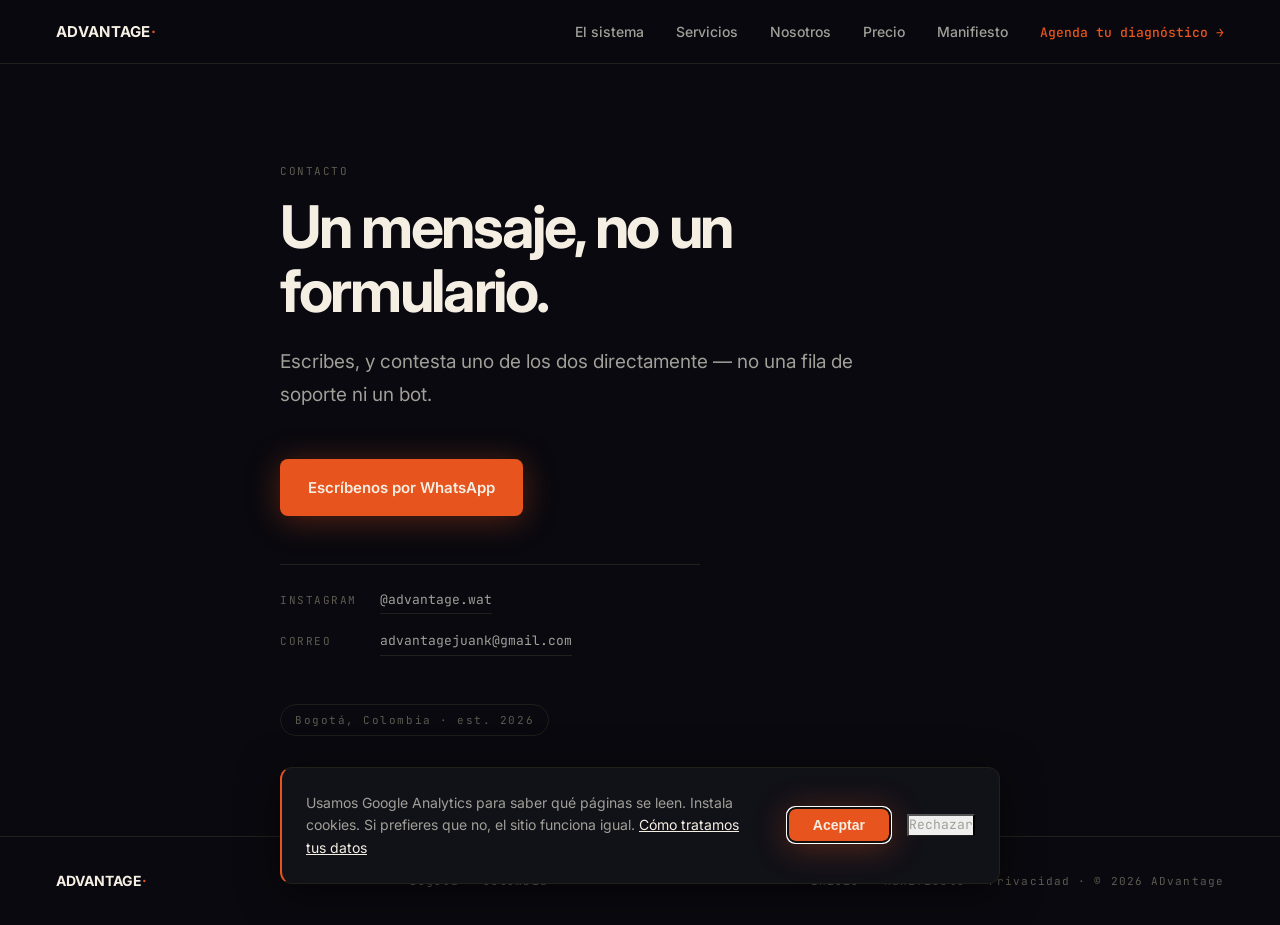
<file: contacto.html>
<!DOCTYPE html>
<html lang="es">
<head>
<!-- Google Analytics con consentimiento previo: consent.js no carga
     gtag.js hasta que la persona acepta. Ver privacidad.html. -->
<script src="assets/js/consent.js"></script>
<meta charset="UTF-8">
<meta name="viewport" content="width=device-width, initial-scale=1.0">
<title>ADvantage · Contacto</title>
<meta name="description" content="Escribes, y contesta uno de los dos directamente — no una fila de soporte ni un bot.">
<!-- Open Graph / preview al compartir (WhatsApp, LinkedIn, etc.).
     El dominio va absoluto porque los scrapers de redes no resuelven rutas
     relativas. Si algún día se conecta un dominio propio hay que reemplazarlo
     en las 10 páginas de una pasada — ver DEPLOY.md, paso 1. -->
<link rel="canonical" href="https://advantagecol.netlify.app/contacto.html">
<meta property="og:type" content="website">
<meta property="og:site_name" content="ADvantage">
<meta property="og:locale" content="es_CO">
<meta property="og:url" content="https://advantagecol.netlify.app/contacto.html">
<meta property="og:title" content="ADvantage · Contacto">
<meta property="og:description" content="Escribes, y contesta uno de los dos directamente — no una fila de soporte ni un bot.">
<meta property="og:image" content="https://advantagecol.netlify.app/assets/brand/og-image.png">
<meta property="og:image:width" content="1200">
<meta property="og:image:height" content="630">
<meta property="og:image:alt" content="ADvantage — Sistema y alma. Marketing con sistema documentado, no con intuición disfrazada de estrategia.">
<meta name="twitter:card" content="summary_large_image">
<meta name="twitter:title" content="ADvantage · Contacto">
<meta name="twitter:description" content="Escribes, y contesta uno de los dos directamente — no una fila de soporte ni un bot.">
<meta name="twitter:image" content="https://advantagecol.netlify.app/assets/brand/og-image.png">

<link rel="icon" type="image/svg+xml" href="assets/brand/favicon.svg">

<!-- Fonts -->
<link rel="preconnect" href="https://fonts.googleapis.com">
<link rel="preconnect" href="https://fonts.gstatic.com" crossorigin>
<link href="https://fonts.googleapis.com/css2?family=Fraunces:ital,opsz,wght@0,9..144,500;1,9..144,500&family=Inter:wght@400;500;600;700&family=JetBrains+Mono:wght@400;500&display=swap" rel="stylesheet">

<!-- Chrome compartido del sitio (tokens, nav, footer, botones, tipografía) -->
<link rel="stylesheet" href="assets/css/shared.css">

<style>
/* ============================
   Contacto — un solo bloque, sin formulario (modo Void)
   Spec: docs/web-spec/ADvantage_mensaje_contacto_v1.md
   La página menos "espectáculo" del sitio, a propósito.
============================ */
.contacto {
  min-height: calc(100svh - 64px); /* la página es corta: el footer no queda flotando */
  display: flex; align-items: center;
  padding-top: calc(64px + var(--sp-3xl));
  padding-bottom: var(--sp-3xl);
}
.contacto h1 { max-width: 720px; margin-bottom: var(--sp-lg); }
.contacto .subhead {
  font-size: 19px;
  max-width: 620px;
  margin-bottom: var(--sp-2xl);
}

/* Canales secundarios — Instagram y correo, mismo peso entre sí */
.canales {
  display: flex; flex-direction: column;
  gap: var(--sp-md);
  margin-top: var(--sp-2xl);
  padding-top: var(--sp-lg);
  border-top: 1px solid var(--border);
  max-width: 420px;
}
.canal {
  display: flex; align-items: baseline; gap: var(--sp-md);
}
.canal .canal-k {
  font-family: var(--mono); font-size: 11px; letter-spacing: 0.14em;
  text-transform: uppercase; color: var(--dim);
  min-width: 84px;
}

.badge-empresa { margin-top: var(--sp-2xl); }
</style>
</head>
<body>

<!-- Nav -->
<nav class="nav" role="navigation" aria-label="Navegación principal">
  <a href="index.html" class="nav-logo" aria-label="ADvantage inicio">ADVANTAGE<span class="dot">·</span></a>
  <ul class="nav-links" role="list">
    <li><a href="sistema-wat.html">El sistema</a></li>
    <li><a href="servicios.html">Servicios</a></li>
    <li><a href="nosotros.html">Nosotros</a></li>
    <li><a href="index.html#precio">Precio</a></li>
    <li><a href="manifiesto.html">Manifiesto</a></li>
    <li><a href="https://wa.me/573155971878?text=Hola%2C%20quiero%20agendar%20mi%20diagn%C3%B3stico%20con%20ADvantage.%0A%0ANegocio%3A%20%0ATama%C3%B1o%20del%20equipo%3A%20%0APrincipal%20reto%3A%20" target="_blank" rel="noopener noreferrer" class="nav-cta">Agenda tu diagnóstico →</a></li>
  </ul>
  <button class="nav-hamburger" id="hamburger" aria-label="Menú" aria-expanded="false" aria-controls="mobileNav">
    <span></span><span></span><span></span>
  </button>
</nav>
<div class="mobile-nav" id="mobileNav" role="navigation" aria-label="Navegación móvil">
  <a href="sistema-wat.html">El sistema</a>
  <a href="servicios.html">Servicios</a>
  <a href="nosotros.html">Nosotros</a>
  <a href="index.html#precio">Precio</a>
  <a href="manifiesto.html">Manifiesto</a>
  <a href="https://wa.me/573155971878?text=Hola%2C%20quiero%20agendar%20mi%20diagn%C3%B3stico%20con%20ADvantage.%0A%0ANegocio%3A%20%0ATama%C3%B1o%20del%20equipo%3A%20%0APrincipal%20reto%3A%20" target="_blank" rel="noopener noreferrer" class="mobile-cta">Agenda tu diagnóstico →</a>
</div>

<!-- Contacto — bloque único -->
<main class="contacto" aria-labelledby="contacto-heading">
  <div class="wrap">
    <span class="label" data-anim="hero">Contacto</span>
    <h1 id="contacto-heading" data-anim="hero">Un mensaje, no un formulario.</h1>
    <p class="subhead" data-anim="hero">Escribes, y contesta uno de los dos directamente — no una fila de soporte ni un bot.</p>

    <a href="https://wa.me/573155971878?text=Hola%2C%20quiero%20agendar%20mi%20diagn%C3%B3stico%20con%20ADvantage.%0A%0ANegocio%3A%20%0ATama%C3%B1o%20del%20equipo%3A%20%0APrincipal%20reto%3A%20" target="_blank" rel="noopener noreferrer" class="btn-primary" data-anim="hero">Escríbenos por WhatsApp</a>

    <div class="canales" data-anim="hero">
      <div class="canal">
        <span class="canal-k">Instagram</span>
        <a class="btn-ghost" href="https://instagram.com/advantage.wat" target="_blank" rel="noopener noreferrer">@advantage.wat</a>
      </div>
      <div class="canal">
        <span class="canal-k">Correo</span>
        <a class="btn-ghost" href="mailto:advantagejuank@gmail.com">advantagejuank@gmail.com</a>
      </div>
    </div>

    <div class="badge-empresa" data-anim="hero">
      <span class="pill">Bogotá, Colombia · est. 2026</span>
    </div>
  </div>
</main>

<footer>
  <div class="wrap">
    <span class="foot-logo">ADVANTAGE<span class="dot">·</span></span>
    <span class="foot-meta">Bogotá · Colombia</span>
    <span class="foot-meta"><a href="index.html">Inicio</a> · <a href="manifiesto.html">Manifiesto</a> · <a href="privacidad.html">Privacidad</a> · © 2026 ADvantage</span>
  </div>
</footer>

<!-- GSAP 3.12.5 — vendoreado en el repo (sin CDN de terceros en runtime) -->
<script src="assets/vendor/gsap.min.js"></script>
<script src="assets/vendor/ScrollTrigger.min.js"></script>
<script src="assets/js/site.js"></script>
</body>
</html>
</file>
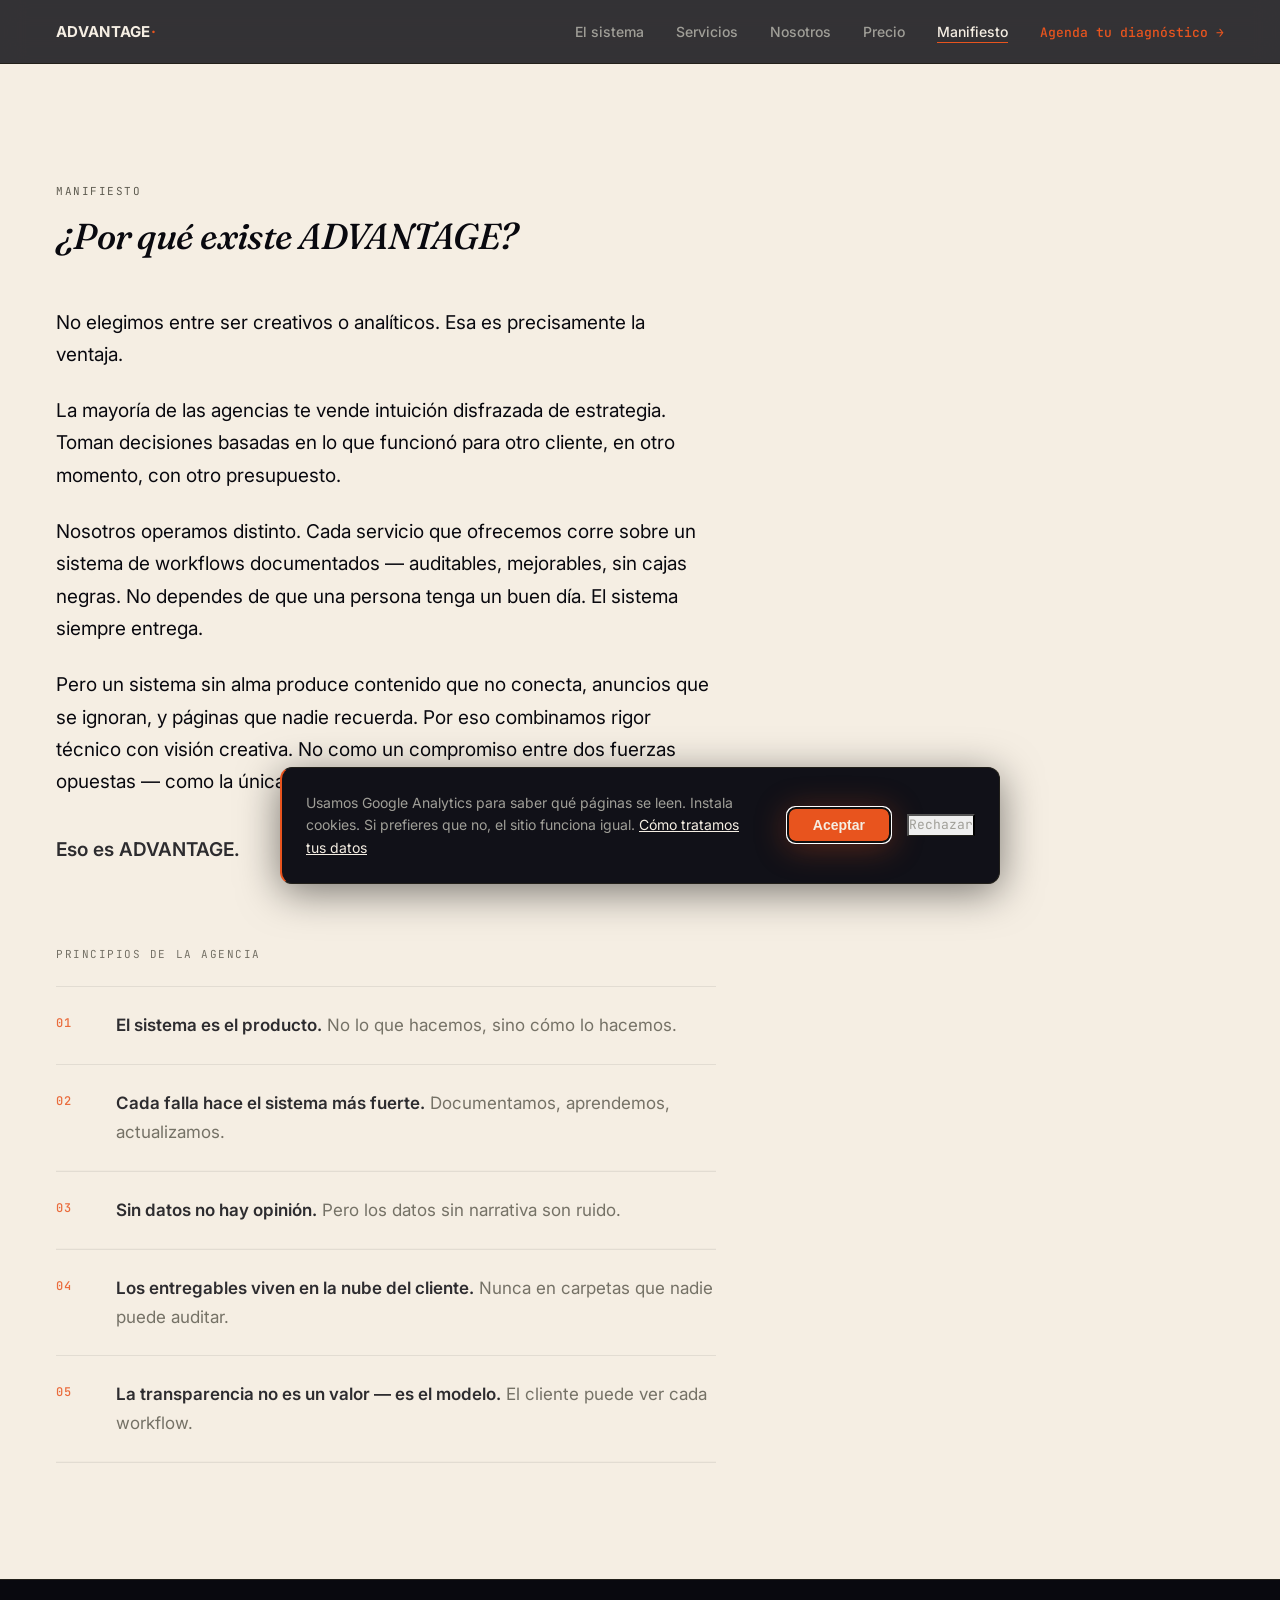
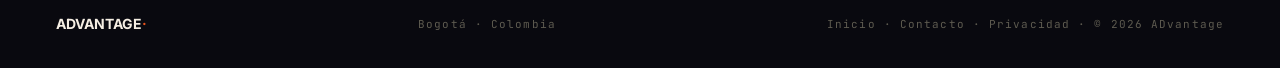
<file: manifiesto.html>
<!DOCTYPE html>
<html lang="es">
<head>
<!-- Google Analytics con consentimiento previo: consent.js no carga
     gtag.js hasta que la persona acepta. Ver privacidad.html. -->
<script src="assets/js/consent.js"></script>
<meta charset="UTF-8">
<meta name="viewport" content="width=device-width, initial-scale=1.0">
<title>ADvantage · Manifiesto</title>
<meta name="description" content="No elegimos entre ser creativos o analíticos. Esa es precisamente la ventaja.">
<!-- Open Graph / preview al compartir (WhatsApp, LinkedIn, etc.).
     El dominio va absoluto porque los scrapers de redes no resuelven rutas
     relativas. Si algún día se conecta un dominio propio hay que reemplazarlo
     en las 10 páginas de una pasada — ver DEPLOY.md, paso 1. -->
<link rel="canonical" href="https://advantagecol.netlify.app/manifiesto.html">
<meta property="og:type" content="website">
<meta property="og:site_name" content="ADvantage">
<meta property="og:locale" content="es_CO">
<meta property="og:url" content="https://advantagecol.netlify.app/manifiesto.html">
<meta property="og:title" content="ADvantage · Manifiesto">
<meta property="og:description" content="No elegimos entre ser creativos o analíticos. Esa es precisamente la ventaja.">
<meta property="og:image" content="https://advantagecol.netlify.app/assets/brand/og-image.png">
<meta property="og:image:width" content="1200">
<meta property="og:image:height" content="630">
<meta property="og:image:alt" content="ADvantage — Sistema y alma. Marketing con sistema documentado, no con intuición disfrazada de estrategia.">
<meta name="twitter:card" content="summary_large_image">
<meta name="twitter:title" content="ADvantage · Manifiesto">
<meta name="twitter:description" content="No elegimos entre ser creativos o analíticos. Esa es precisamente la ventaja.">
<meta name="twitter:image" content="https://advantagecol.netlify.app/assets/brand/og-image.png">

<link rel="icon" type="image/svg+xml" href="assets/brand/favicon.svg">

<!-- Fonts -->
<link rel="preconnect" href="https://fonts.googleapis.com">
<link rel="preconnect" href="https://fonts.gstatic.com" crossorigin>
<link href="https://fonts.googleapis.com/css2?family=Fraunces:ital,opsz,wght@0,9..144,500;1,9..144,500&family=Inter:wght@400;500;600;700&family=JetBrains+Mono:wght@400;500&display=swap" rel="stylesheet">

<!-- Chrome compartido del sitio (tokens, nav, footer, botones, tipografía) -->
<link rel="stylesheet" href="assets/css/shared.css">

<style>
/* ============================
   Manifiesto — modo Contraste Cream
   (Manual: Cream para "bandas editoriales · citas" — este es ese caso de uso.
   Nota de layout en docs/web-spec/ADvantage_mensaje_manifiesto_v1.md)
============================ */
body {
  background: var(--cream);
  color: var(--void);
}
::selection { background: var(--ember); color: var(--cream); }

.manifiesto {
  /* 64px de nav fijo + respiro editorial */
  padding-top: calc(64px + var(--sp-4xl));
  padding-bottom: var(--sp-4xl);
}
.manifiesto .label { color: var(--dim); }
/* El titular de esta página es <h1> por semántica (toda página necesita uno:
   lectores de pantalla navegan por headings y Google lo usa como señal), pero
   conserva el tratamiento editorial en Fraunces itálica del modo Contraste
   Cream — de ahí que se repitan aquí los valores de h2 en vez de heredar los
   de h1, que es Inter bold. Mismo pixel que antes, etiqueta correcta. */
.manifiesto h1 {
  font-family: var(--serif);
  font-style: italic;
  font-weight: 500;
  font-size: clamp(28px, 3.2vw, 36px);
  line-height: 1.2;
  letter-spacing: -0.02em; /* -2% */
  color: var(--void);
  margin-bottom: var(--sp-2xl);
}

/* Columna de lectura — texto para leer con calma, no párrafo de conversión */
.manifiesto-body { max-width: 660px; }
.manifiesto-body p {
  color: var(--void);
  font-size: 19px;
  line-height: 1.7; /* 170% */
  max-width: none;
}
.manifiesto-body p + p { margin-top: var(--sp-lg); }
.manifiesto-body .cierre-frase {
  font-weight: 600;
  margin-top: var(--sp-xl);
}

/* Principios — lista numerada, mono para el número (spec) */
.principios-label {
  margin-top: var(--sp-3xl);
  margin-bottom: var(--sp-lg);
}
/* .principios vive en shared.css — acá solo el override de modo Cream */
.principios li { border-top-color: rgba(9, 9, 15, 0.12); } /* Void a baja opacidad — divisor sobre Cream */
.principios li:last-child { border-bottom-color: rgba(9, 9, 15, 0.12); }
.principios p { color: var(--dim); }
.principios p strong { color: var(--void); }
</style>
</head>
<body>

<!-- Nav -->
<nav class="nav" role="navigation" aria-label="Navegación principal">
  <a href="index.html" class="nav-logo" aria-label="ADvantage inicio">ADVANTAGE<span class="dot">·</span></a>
  <ul class="nav-links" role="list">
    <li><a href="sistema-wat.html">El sistema</a></li>
    <li><a href="servicios.html">Servicios</a></li>
    <li><a href="nosotros.html">Nosotros</a></li>
    <li><a href="index.html#precio">Precio</a></li>
    <li><a href="manifiesto.html" aria-current="page">Manifiesto</a></li>
    <li><a href="https://wa.me/573155971878?text=Hola%2C%20quiero%20agendar%20mi%20diagn%C3%B3stico%20con%20ADvantage.%0A%0ANegocio%3A%20%0ATama%C3%B1o%20del%20equipo%3A%20%0APrincipal%20reto%3A%20" target="_blank" rel="noopener noreferrer" class="nav-cta">Agenda tu diagnóstico →</a></li>
  </ul>
  <button class="nav-hamburger" id="hamburger" aria-label="Menú" aria-expanded="false" aria-controls="mobileNav">
    <span></span><span></span><span></span>
  </button>
</nav>
<div class="mobile-nav" id="mobileNav" role="navigation" aria-label="Navegación móvil">
  <a href="sistema-wat.html">El sistema</a>
  <a href="servicios.html">Servicios</a>
  <a href="nosotros.html">Nosotros</a>
  <a href="index.html#precio">Precio</a>
  <a href="manifiesto.html" aria-current="page">Manifiesto</a>
  <a href="https://wa.me/573155971878?text=Hola%2C%20quiero%20agendar%20mi%20diagn%C3%B3stico%20con%20ADvantage.%0A%0ANegocio%3A%20%0ATama%C3%B1o%20del%20equipo%3A%20%0APrincipal%20reto%3A%20" target="_blank" rel="noopener noreferrer" class="mobile-cta">Agenda tu diagnóstico →</a>
</div>

<!-- Manifiesto — banda editorial Cream -->
<main class="manifiesto">
  <div class="wrap">
    <span class="label" data-anim="hero">Manifiesto</span>
    <h1 data-anim="hero">¿Por qué existe ADVANTAGE?</h1>

    <div class="manifiesto-body">
      <p data-anim="parrafo">No elegimos entre ser creativos o analíticos. Esa es precisamente la ventaja.</p>
      <p data-anim="parrafo">La mayoría de las agencias te vende intuición disfrazada de estrategia. Toman decisiones basadas en lo que funcionó para otro cliente, en otro momento, con otro presupuesto.</p>
      <p data-anim="parrafo">Nosotros operamos distinto. Cada servicio que ofrecemos corre sobre un sistema de workflows documentados — auditables, mejorables, sin cajas negras. No dependes de que una persona tenga un buen día. El sistema siempre entrega.</p>
      <p data-anim="parrafo">Pero un sistema sin alma produce contenido que no conecta, anuncios que se ignoran, y páginas que nadie recuerda. Por eso combinamos rigor técnico con visión creativa. No como un compromiso entre dos fuerzas opuestas — como la única forma de hacer marketing que funciona.</p>
      <p class="cierre-frase" data-anim="parrafo">Eso es ADVANTAGE.</p>
    </div>

    <span class="label principios-label" data-anim="parrafo">Principios de la agencia</span>
    <ol class="principios">
      <li data-anim="parrafo">
        <span class="num" aria-hidden="true">01</span>
        <p><strong>El sistema es el producto.</strong> No lo que hacemos, sino cómo lo hacemos.</p>
      </li>
      <li data-anim="parrafo">
        <span class="num" aria-hidden="true">02</span>
        <p><strong>Cada falla hace el sistema más fuerte.</strong> Documentamos, aprendemos, actualizamos.</p>
      </li>
      <li data-anim="parrafo">
        <span class="num" aria-hidden="true">03</span>
        <p><strong>Sin datos no hay opinión.</strong> Pero los datos sin narrativa son ruido.</p>
      </li>
      <li data-anim="parrafo">
        <span class="num" aria-hidden="true">04</span>
        <p><strong>Los entregables viven en la nube del cliente.</strong> Nunca en carpetas que nadie puede auditar.</p>
      </li>
      <li data-anim="parrafo">
        <span class="num" aria-hidden="true">05</span>
        <p><strong>La transparencia no es un valor — es el modelo.</strong> El cliente puede ver cada workflow.</p>
      </li>
    </ol>
  </div>
</main>

<footer>
  <div class="wrap">
    <span class="foot-logo">ADVANTAGE<span class="dot">·</span></span>
    <span class="foot-meta">Bogotá · Colombia</span>
    <span class="foot-meta"><a href="index.html">Inicio</a> · <a href="contacto.html">Contacto</a> · <a href="privacidad.html">Privacidad</a> · © 2026 ADvantage</span>
  </div>
</footer>

<!-- GSAP 3.12.5 — vendoreado en el repo (sin CDN de terceros en runtime) -->
<script src="assets/vendor/gsap.min.js"></script>
<script src="assets/vendor/ScrollTrigger.min.js"></script>
<script src="assets/js/site.js"></script>
</body>
</html>
</file>
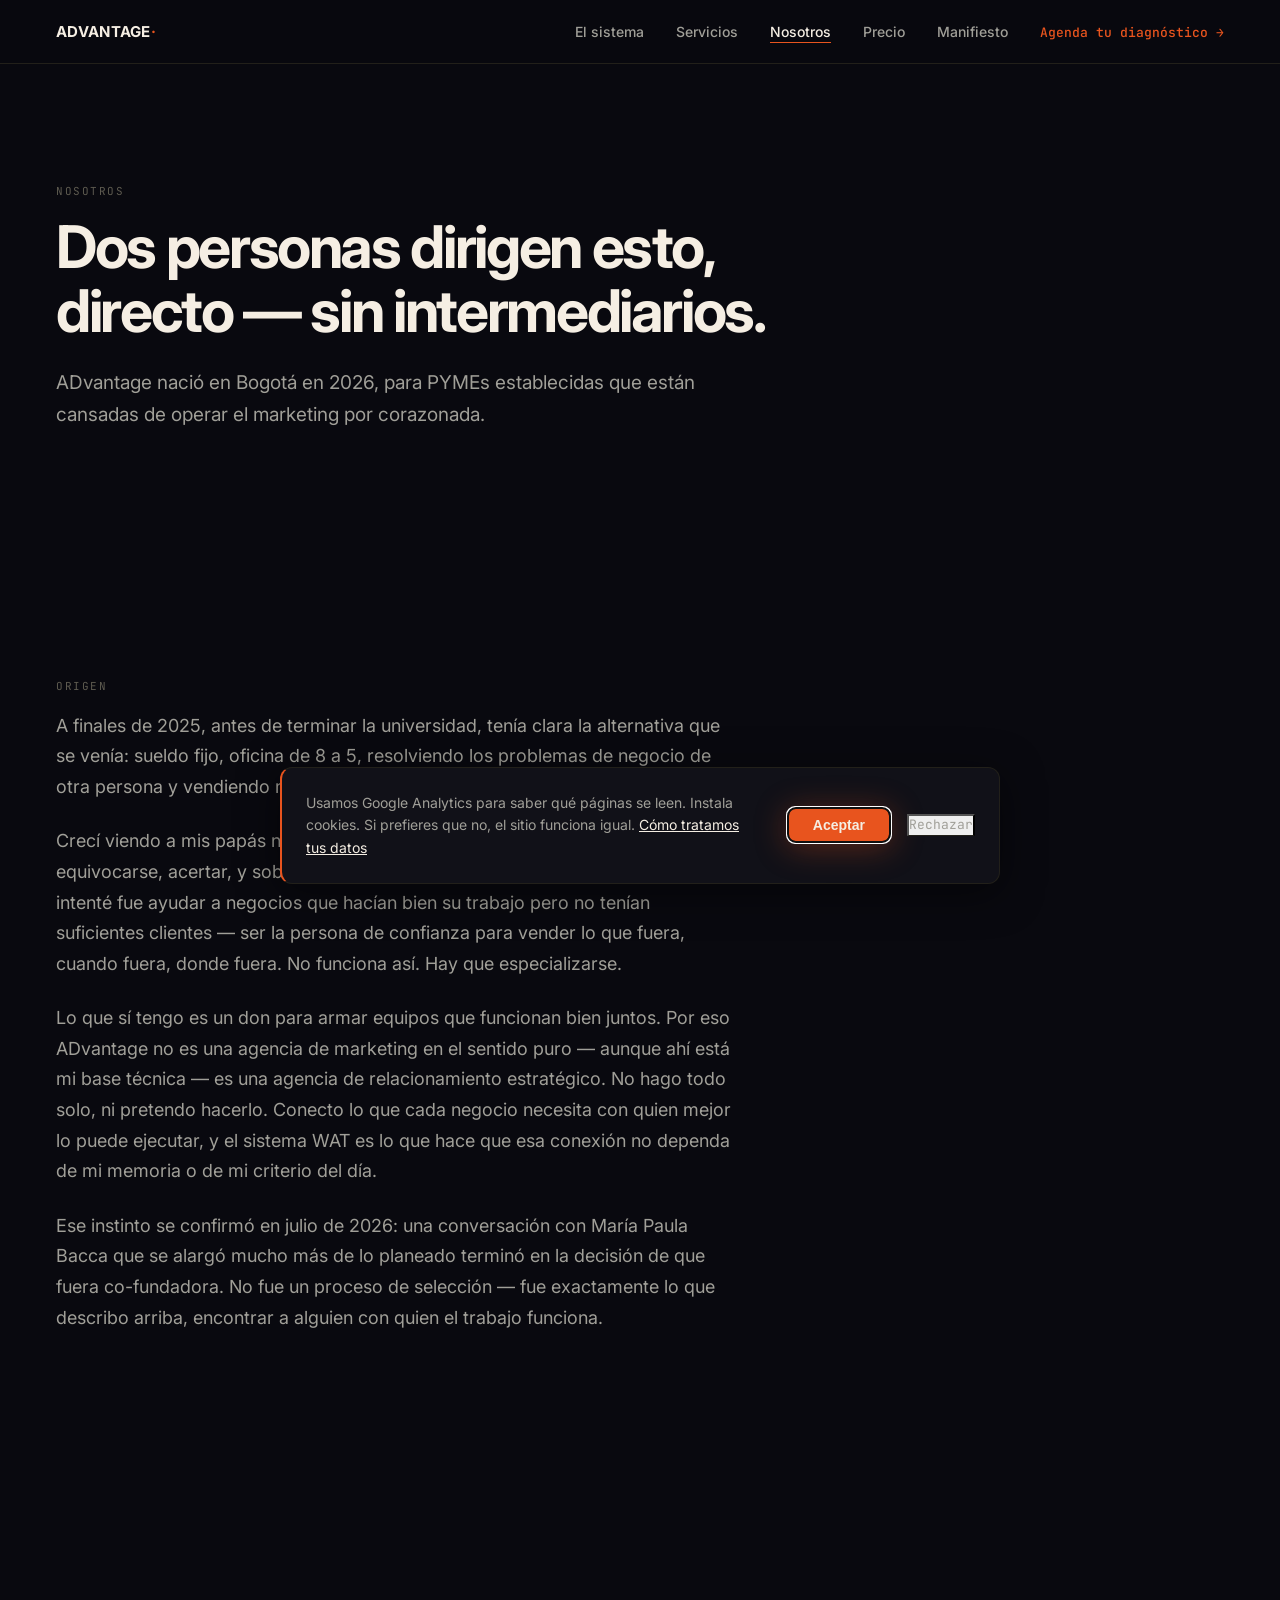
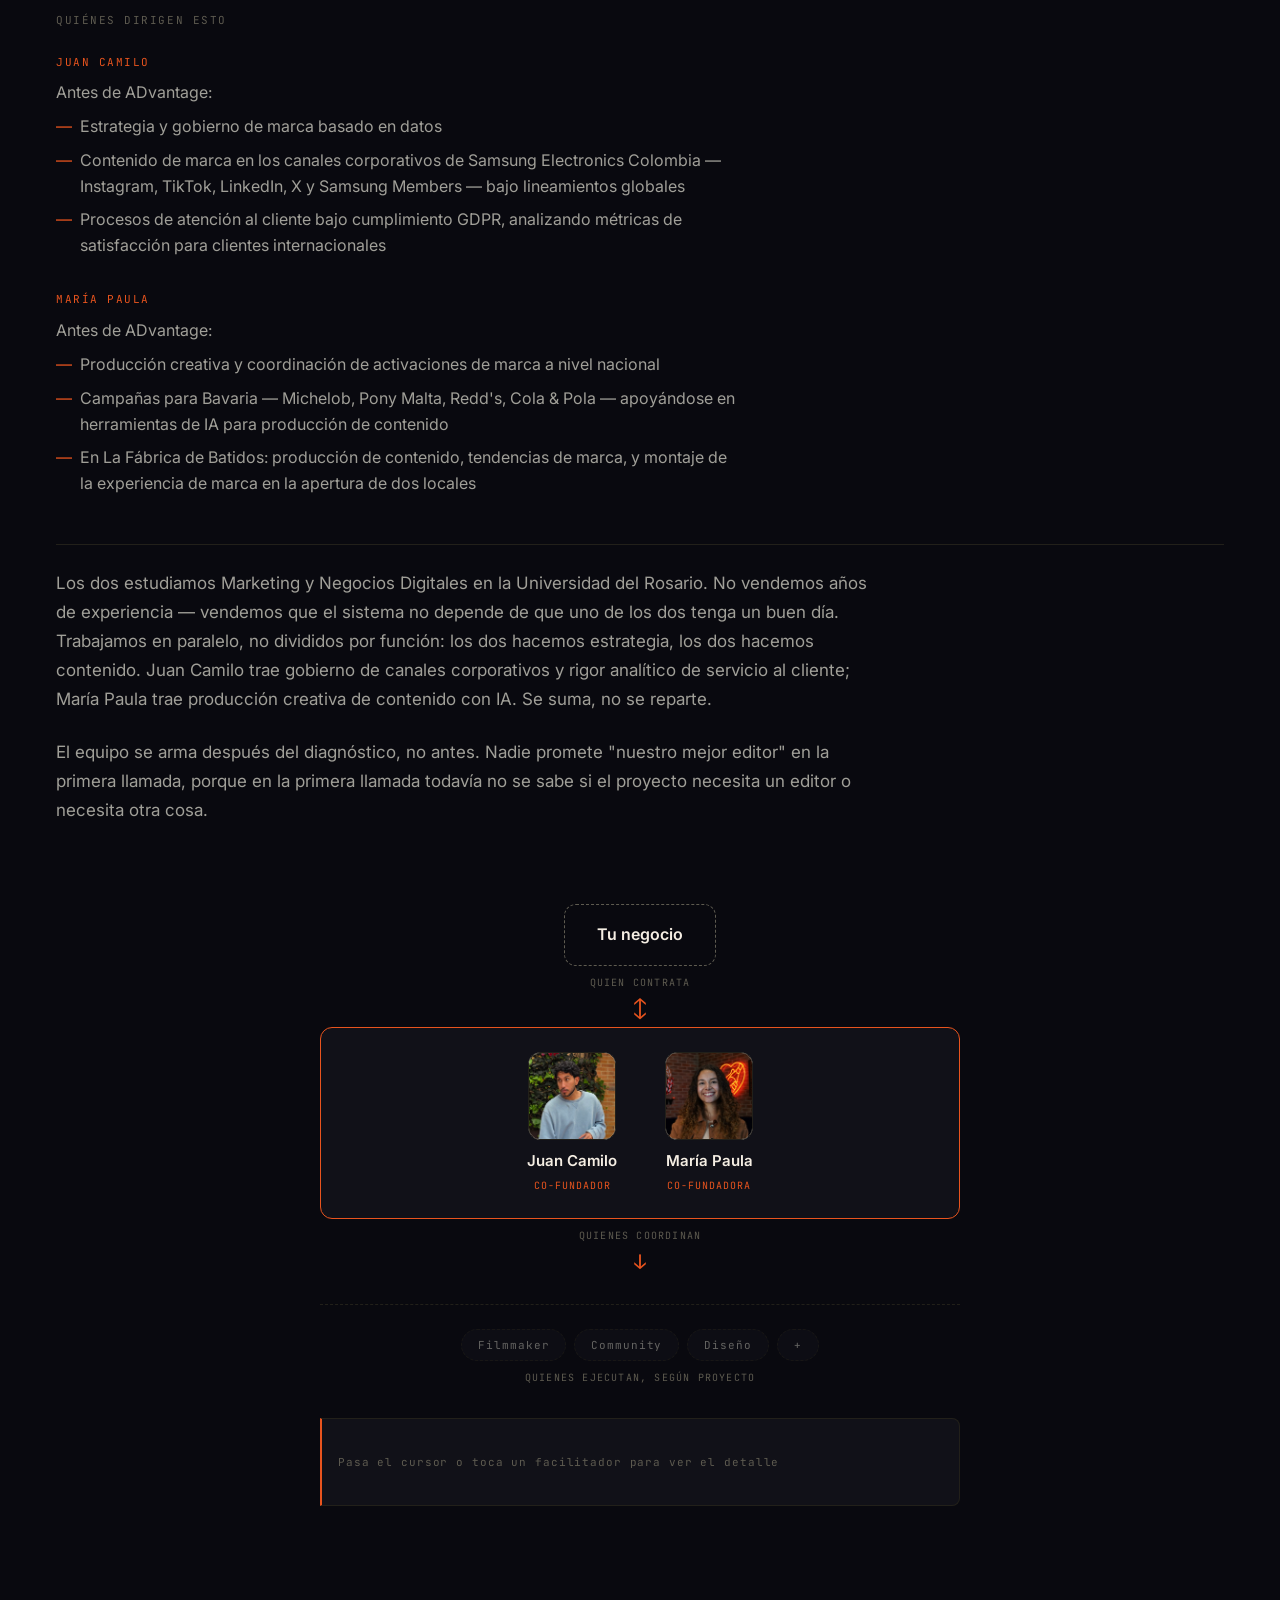
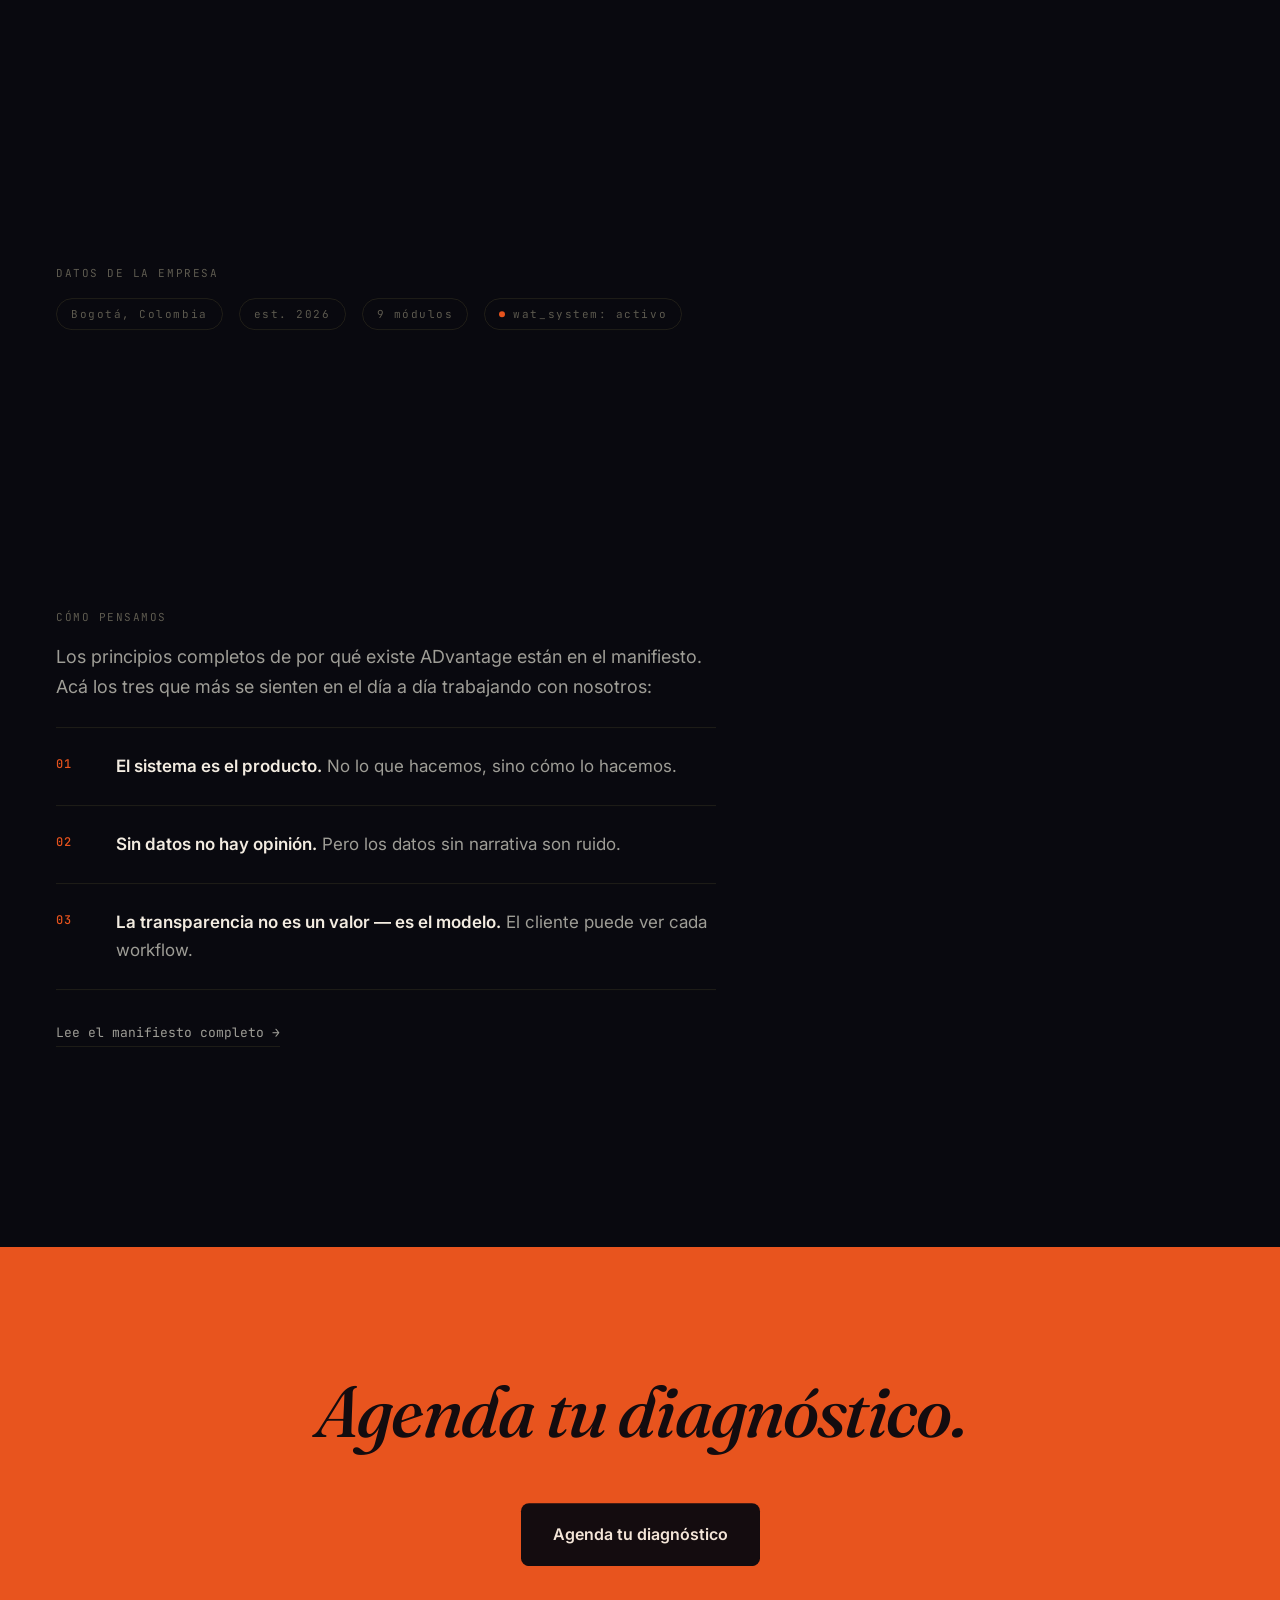
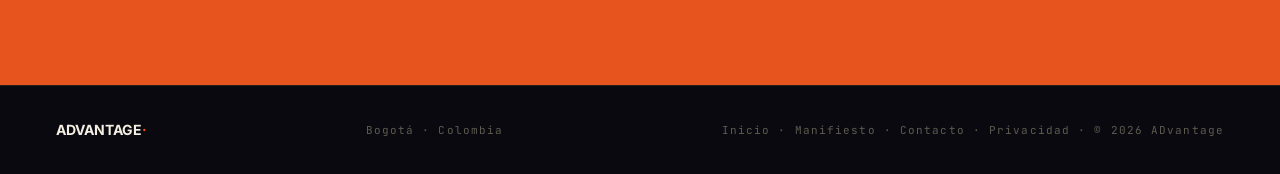
<file: nosotros.html>
<!DOCTYPE html>
<html lang="es">
<head>
<!-- Google Analytics con consentimiento previo: consent.js no carga
     gtag.js hasta que la persona acepta. Ver privacidad.html. -->
<script src="assets/js/consent.js"></script>
<meta charset="UTF-8">
<meta name="viewport" content="width=device-width, initial-scale=1.0">
<title>ADvantage · Nosotros</title>
<meta name="description" content="ADvantage nació en Bogotá en 2026, para PYMEs establecidas que están cansadas de operar el marketing por corazonada.">
<!-- Open Graph / preview al compartir (WhatsApp, LinkedIn, etc.).
     El dominio va absoluto porque los scrapers de redes no resuelven rutas
     relativas. Si algún día se conecta un dominio propio hay que reemplazarlo
     en las 10 páginas de una pasada — ver DEPLOY.md, paso 1. -->
<link rel="canonical" href="https://advantagecol.netlify.app/nosotros.html">
<meta property="og:type" content="website">
<meta property="og:site_name" content="ADvantage">
<meta property="og:locale" content="es_CO">
<meta property="og:url" content="https://advantagecol.netlify.app/nosotros.html">
<meta property="og:title" content="ADvantage · Nosotros">
<meta property="og:description" content="ADvantage nació en Bogotá en 2026, para PYMEs establecidas que están cansadas de operar el marketing por corazonada.">
<meta property="og:image" content="https://advantagecol.netlify.app/assets/brand/og-image.png">
<meta property="og:image:width" content="1200">
<meta property="og:image:height" content="630">
<meta property="og:image:alt" content="ADvantage — Sistema y alma. Marketing con sistema documentado, no con intuición disfrazada de estrategia.">
<meta name="twitter:card" content="summary_large_image">
<meta name="twitter:title" content="ADvantage · Nosotros">
<meta name="twitter:description" content="ADvantage nació en Bogotá en 2026, para PYMEs establecidas que están cansadas de operar el marketing por corazonada.">
<meta name="twitter:image" content="https://advantagecol.netlify.app/assets/brand/og-image.png">

<link rel="icon" type="image/svg+xml" href="assets/brand/favicon.svg">

<!-- Fonts -->
<link rel="preconnect" href="https://fonts.googleapis.com">
<link rel="preconnect" href="https://fonts.gstatic.com" crossorigin>
<link href="https://fonts.googleapis.com/css2?family=Fraunces:ital,opsz,wght@0,9..144,500;1,9..144,500&family=Inter:wght@400;500;600;700&family=JetBrains+Mono:wght@400;500&display=swap" rel="stylesheet">

<!-- Chrome compartido del sitio (tokens, nav, footer, botones, tipografía) -->
<link rel="stylesheet" href="assets/css/shared.css">

<style>
/* ============================
   Nosotros — equipo, origen y datos (modo Void)
   Spec: docs/web-spec/ADvantage_mensaje_nosotros_v1.md
============================ */
.nos-hero {
  padding-top: calc(64px + var(--sp-4xl));
  padding-bottom: var(--sp-2xl);
}
.nos-hero h1 { max-width: 820px; margin-bottom: var(--sp-lg); }
.nos-hero .subhead { font-size: 19px; max-width: 640px; }

.seccion-nos .cuerpo { font-size: 18px; max-width: 680px; }
.seccion-nos .cuerpo + .cuerpo { margin-top: var(--sp-lg); }

/* Bios de los co-fundadores — párrafos con el nombre en label mono,
   sin card visual (esa duplicaba el retrato que ahora vive en el diagrama). */
.bios-fundadores { margin-top: var(--sp-lg); }
.bio-persona + .bio-persona { margin-top: var(--sp-xl); }
.bio-persona .nombre-label {
  font-family: var(--mono); font-size: 11px; letter-spacing: 0.14em;
  text-transform: uppercase; color: var(--ember);
  display: block; margin-bottom: var(--sp-sm);
}
.bio-persona p { font-size: 16px; max-width: 680px; }
.bio-persona .antes { color: var(--muted); margin-bottom: var(--sp-sm); }
/* .bio-hechos → shared.css (segundo uso: también lo usa index.html) */

/* .badge-iniciales → shared.css (segundo uso: también lo usa index.html) */
.cierre-conjunto {
  margin-top: var(--sp-2xl);
  padding-top: var(--sp-lg);
  border-top: 1px solid var(--border);
}
.cierre-conjunto p { font-size: 17px; max-width: 820px; }
.cierre-conjunto p + p { margin-top: var(--sp-lg); }

/* ============================
   Diagrama del equipo — 3 niveles verticales: cliente → estrategas → facilitadores.
   La línea del cliente toca SOLO la banda de estrategas — eso es lo que comunica
   "somos el punto de comunicación", sin decirlo con texto. Solo tokens de spacing.
   Spec sección 3 (diagrama final aprobado, reemplaza el de 3 columnas y el Venn).
============================ */
.equipo-flujo {
  padding-top: var(--sp-3xl);
  padding-bottom: var(--sp-3xl);
  display: flex; flex-direction: column; align-items: center;
  max-width: 640px;
  margin: 0 auto;
}
.nivel-label {
  font-family: var(--mono); font-size: 10px; letter-spacing: 0.12em;
  text-transform: uppercase; color: var(--dim);
  text-align: center;
  margin-top: var(--sp-sm);
}

/* Nivel 1 — Tu negocio */
.nivel-cliente {
  border: 1px dashed var(--dim);
  border-radius: 12px;
  padding: var(--sp-md) var(--sp-xl);
  font-weight: 600; font-size: 16px; color: var(--cream);
  text-align: center;
}

/* Conectores — flecha doble (conversación) vs simple (asignación):
   la asimetría distingue las dos relaciones sin necesitar texto. */
.conector-flujo {
  font-family: var(--mono); font-size: 20px; line-height: 1;
  color: var(--ember);
  padding: var(--sp-sm) 0;
}

/* Nivel 2 — banda de estrategas: punto de encuentro con el cliente */
.nivel-estrategas {
  width: 100%;
  background: var(--ink);
  border: 1px solid var(--ember);
  border-radius: 12px;
  padding: var(--sp-lg);
  display: flex; justify-content: center; flex-wrap: wrap;
  gap: var(--sp-2xl);
}
.estratega {
  display: flex; flex-direction: column; align-items: center;
  gap: var(--sp-xs);
}
.estratega .nombre { font-weight: 600; font-size: 15px; color: var(--cream); }
.estratega .rol {
  font-family: var(--mono); font-size: 10px; letter-spacing: 0.1em;
  text-transform: uppercase; color: var(--ember);
}

/* Retrato compacto — reutilizado también dentro de la banda de estrategas */
.mapa-retrato {
  width: 88px; height: 88px;
  border-radius: 12px;
  overflow: hidden;
  background: var(--cream);
  position: relative;
  border: 1px solid var(--border);
  margin-bottom: var(--sp-xs);
}
.mapa-retrato img {
  position: relative; z-index: 1;
  width: 100%; height: 100%;
  object-fit: cover; object-position: center top;
  display: block;
}
.mapa-retrato .badge-iniciales span { width: 56px; height: 56px; font-size: 22px; }

/* Nivel 3 — facilitadores: frontera punteada, opacidad reducida =
   "se activan condicionalmente", a diferencia de la banda sólida de arriba. */
.frontera-facilitadores {
  width: 100%;
  border-top: 1px dashed var(--border);
  margin-top: var(--sp-lg);
  padding-top: var(--sp-lg);
  display: flex; flex-direction: column; align-items: center;
}
.facilitadores-fila {
  display: flex; flex-wrap: wrap; justify-content: center;
  gap: var(--sp-sm);
}
.nodo-tag {
  font-family: var(--mono); font-size: 11px; letter-spacing: 0.08em;
  color: var(--muted);
  background: var(--ink);
  border: 1px dashed var(--border);
  border-radius: 100px;
  padding: var(--sp-sm) var(--sp-md);
  opacity: 0.6;
  cursor: pointer;
  text-align: center;
  transition: border-color 0.2s ease, color 0.2s ease, background 0.2s ease, opacity 0.2s ease;
}
.nodo-tag:hover,
.nodo-tag:focus-visible,
.nodo-tag[aria-expanded="true"] {
  border-color: var(--ember);
  color: var(--cream);
  background: var(--ember-shadow);
  opacity: 1;
}

/* Tarjeta de contexto — altura reservada, sin layout shift ni overflow */
.mapa-contexto {
  margin-top: var(--sp-xl);
  width: 100%;
  min-height: 88px; /* cabe el texto de contexto más largo en 2 líneas sin crecer */
  display: flex; align-items: center;
  background: var(--ink);
  border: 1px solid var(--border);
  border-left: 2px solid var(--ember);
  border-radius: 0 8px 8px 0;
  padding: var(--sp-md);
}
.mapa-contexto p {
  font-size: 15px; color: var(--muted); max-width: none;
  margin: 0;
}
.mapa-contexto .contexto-vacio { color: var(--dim); font-family: var(--mono); font-size: 11px; letter-spacing: 0.08em; }

/* Datos de la empresa */
.datos-empresa {
  display: flex; flex-wrap: wrap; gap: var(--sp-sm) var(--sp-md);
  margin-top: var(--sp-md);
}

/* Cómo pensamos */
.principios { margin-top: var(--sp-lg); }
.link-manifiesto { margin-top: var(--sp-xl); display: inline-flex; }
</style>
</head>
<body>

<!-- Nav -->
<nav class="nav" role="navigation" aria-label="Navegación principal">
  <a href="index.html" class="nav-logo" aria-label="ADvantage inicio">ADVANTAGE<span class="dot">·</span></a>
  <ul class="nav-links" role="list">
    <li><a href="sistema-wat.html">El sistema</a></li>
    <li><a href="servicios.html">Servicios</a></li>
    <li><a href="nosotros.html" aria-current="page">Nosotros</a></li>
    <li><a href="index.html#precio">Precio</a></li>
    <li><a href="manifiesto.html">Manifiesto</a></li>
    <li><a href="https://wa.me/573155971878?text=Hola%2C%20quiero%20agendar%20mi%20diagn%C3%B3stico%20con%20ADvantage.%0A%0ANegocio%3A%20%0ATama%C3%B1o%20del%20equipo%3A%20%0APrincipal%20reto%3A%20" target="_blank" rel="noopener noreferrer" class="nav-cta">Agenda tu diagnóstico →</a></li>
  </ul>
  <button class="nav-hamburger" id="hamburger" aria-label="Menú" aria-expanded="false" aria-controls="mobileNav">
    <span></span><span></span><span></span>
  </button>
</nav>
<div class="mobile-nav" id="mobileNav" role="navigation" aria-label="Navegación móvil">
  <a href="sistema-wat.html">El sistema</a>
  <a href="servicios.html">Servicios</a>
  <a href="nosotros.html" aria-current="page">Nosotros</a>
  <a href="index.html#precio">Precio</a>
  <a href="manifiesto.html">Manifiesto</a>
  <a href="https://wa.me/573155971878?text=Hola%2C%20quiero%20agendar%20mi%20diagn%C3%B3stico%20con%20ADvantage.%0A%0ANegocio%3A%20%0ATama%C3%B1o%20del%20equipo%3A%20%0APrincipal%20reto%3A%20" target="_blank" rel="noopener noreferrer" class="mobile-cta">Agenda tu diagnóstico →</a>
</div>

<!-- 1 · Intro -->
<section class="nos-hero" aria-labelledby="nos-heading">
  <div class="wrap">
    <span class="label" data-anim="hero">Nosotros</span>
    <h1 id="nos-heading" data-anim="hero">Dos personas dirigen esto, directo — sin intermediarios.</h1>
    <p class="subhead" data-anim="hero">ADvantage nació en Bogotá en 2026, para PYMEs establecidas que están cansadas de operar el marketing por corazonada.</p>
  </div>
</section>

<!-- 2 · Origen -->
<section class="seccion-nos" id="origen" aria-label="Origen">
  <div class="wrap">
    <span class="label">Origen</span>
    <p class="cuerpo" data-anim="parrafo">A finales de 2025, antes de terminar la universidad, tenía clara la alternativa que se venía: sueldo fijo, oficina de 8 a 5, resolviendo los problemas de negocio de otra persona y vendiendo mi tiempo por menos de lo que vale. No quería eso.</p>
    <p class="cuerpo" data-anim="parrafo">Crecí viendo a mis papás no dejar que el mundo les apagara los sueños — equivocarse, acertar, y sobre todo, disfrutarlo. Esa fue la base. Lo primero que intenté fue ayudar a negocios que hacían bien su trabajo pero no tenían suficientes clientes — ser la persona de confianza para vender lo que fuera, cuando fuera, donde fuera. No funciona así. Hay que especializarse.</p>
    <p class="cuerpo" data-anim="parrafo">Lo que sí tengo es un don para armar equipos que funcionan bien juntos. Por eso ADvantage no es una agencia de marketing en el sentido puro — aunque ahí está mi base técnica — es una agencia de relacionamiento estratégico. No hago todo solo, ni pretendo hacerlo. Conecto lo que cada negocio necesita con quien mejor lo puede ejecutar, y el sistema WAT es lo que hace que esa conexión no dependa de mi memoria o de mi criterio del día.</p>
    <p class="cuerpo" data-anim="parrafo">Ese instinto se confirmó en julio de 2026: una conversación con María Paula Bacca que se alargó mucho más de lo planeado terminó en la decisión de que fuera co-fundadora. No fue un proceso de selección — fue exactamente lo que describo arriba, encontrar a alguien con quien el trabajo funciona.</p>
  </div>
</section>

<!-- 3 · Quiénes dirigen esto -->
<section class="seccion-nos" id="equipo" aria-label="Quiénes dirigen esto">
  <div class="wrap">
    <span class="label">Quiénes dirigen esto</span>

    <div class="bios-fundadores">
      <div class="bio-persona" data-anim="reveal">
        <span class="nombre-label">Juan Camilo</span>
        <p class="antes">Antes de ADvantage:</p>
        <ul class="bio-hechos">
          <li>Estrategia y gobierno de marca basado en datos</li>
          <li>Contenido de marca en los canales corporativos de Samsung Electronics Colombia — Instagram, TikTok, LinkedIn, X y Samsung Members — bajo lineamientos globales</li>
          <li>Procesos de atención al cliente bajo cumplimiento GDPR, analizando métricas de satisfacción para clientes internacionales</li>
        </ul>
      </div>
      <div class="bio-persona" data-anim="reveal">
        <span class="nombre-label">María Paula</span>
        <p class="antes">Antes de ADvantage:</p>
        <ul class="bio-hechos">
          <li>Producción creativa y coordinación de activaciones de marca a nivel nacional</li>
          <li>Campañas para Bavaria — Michelob, Pony Malta, Redd's, Cola &amp; Pola — apoyándose en herramientas de IA para producción de contenido</li>
          <li>En La Fábrica de Batidos: producción de contenido, tendencias de marca, y montaje de la experiencia de marca en la apertura de dos locales</li>
        </ul>
      </div>
    </div>

    <div class="cierre-conjunto" data-anim="reveal">
      <p>Los dos estudiamos Marketing y Negocios Digitales en la Universidad del Rosario. No vendemos años de experiencia — vendemos que el sistema no depende de que uno de los dos tenga un buen día. Trabajamos en paralelo, no divididos por función: los dos hacemos estrategia, los dos hacemos contenido. Juan Camilo trae gobierno de canales corporativos y rigor analítico de servicio al cliente; María Paula trae producción creativa de contenido con IA. Se suma, no se reparte.</p>
      <p>El equipo se arma después del diagnóstico, no antes. Nadie promete "nuestro mejor editor" en la primera llamada, porque en la primera llamada todavía no se sabe si el proyecto necesita un editor o necesita otra cosa.</p>
    </div>

    <!-- Diagrama del equipo — 3 niveles: cliente ↔ estrategas ↔ facilitadores.
         La línea del cliente toca solo la banda de estrategas: comunica por
         estructura que somos el punto de comunicación, sin decirlo con texto.
         El contexto de cada facilitador se muestra en la tarjeta de abajo. -->
    <div class="equipo-flujo" id="equipoFlujo" data-anim="reveal"
         role="img" aria-label="Diagrama de tres niveles. Arriba, Tu negocio, quien contrata. Conectado con flecha doble de conversación directa a la banda de estrategas: Juan Camilo y María Paula, quienes coordinan. Conectado con flecha simple de asignación a la fila de facilitadores — filmmaker, community, diseño y más — quienes ejecutan según el proyecto. El negocio se comunica solo con los estrategas; ellos coordinan con los facilitadores.">
      <div class="nivel-cliente">Tu negocio</div>
      <span class="nivel-label">quien contrata</span>

      <span class="conector-flujo" aria-hidden="true">↕</span>

      <div class="nivel-estrategas">
        <div class="estratega">
          <div class="mapa-retrato">
            <span class="badge-iniciales" aria-hidden="true"><span>JM</span></span>
            <img src="assets/team/juan-camilo.png" alt="Juan Camilo Maldonado" onerror="this.style.display='none'">
          </div>
          <span class="nombre">Juan Camilo</span>
          <span class="rol">Co-fundador</span>
        </div>
        <div class="estratega">
          <div class="mapa-retrato">
            <span class="badge-iniciales" aria-hidden="true"><span>MB</span></span>
            <img src="assets/team/maria-paula.png" alt="María Paula Bacca" onerror="this.style.display='none'">
          </div>
          <span class="nombre">María Paula</span>
          <span class="rol">Co-fundadora</span>
        </div>
      </div>
      <span class="nivel-label">quienes coordinan</span>

      <span class="conector-flujo" aria-hidden="true">↓</span>

      <div class="frontera-facilitadores">
        <div class="facilitadores-fila">
          <button type="button" class="nodo-tag" aria-expanded="false" aria-controls="mapaContexto" data-contexto="Se asignan después del diagnóstico — nunca comprometidos antes de saber qué necesita el proyecto.">Filmmaker</button>
          <button type="button" class="nodo-tag" aria-expanded="false" aria-controls="mapaContexto" data-contexto="Se asignan después del diagnóstico — nunca comprometidos antes de saber qué necesita el proyecto.">Community</button>
          <button type="button" class="nodo-tag" aria-expanded="false" aria-controls="mapaContexto" data-contexto="Se asignan después del diagnóstico — nunca comprometidos antes de saber qué necesita el proyecto.">Diseño</button>
          <button type="button" class="nodo-tag" aria-expanded="false" aria-controls="mapaContexto" data-contexto="El equipo se arma después del diagnóstico, no antes. Otros perfiles se suman según lo que el proyecto necesite.">+</button>
        </div>
        <span class="nivel-label">quienes ejecutan, según proyecto</span>
      </div>

      <div class="mapa-contexto" id="mapaContexto" aria-live="polite">
        <p class="contexto-vacio">Pasa el cursor o toca un facilitador para ver el detalle</p>
      </div>
    </div>
  </div>
</section>

<!-- 4 · Datos de la empresa -->
<section class="seccion-nos" id="datos" aria-label="Datos de la empresa">
  <div class="wrap">
    <span class="label">Datos de la empresa</span>
    <div class="datos-empresa" data-anim="reveal">
      <span class="pill">Bogotá, Colombia</span>
      <span class="pill">est. 2026</span>
      <span class="pill">9 módulos</span>
      <span class="pill"><span class="pulse" aria-hidden="true"></span>wat_system: activo</span>
    </div>
  </div>
</section>

<!-- 5 · Cómo pensamos -->
<section class="seccion-nos" id="como-pensamos" aria-label="Cómo pensamos">
  <div class="wrap">
    <span class="label">Cómo pensamos</span>
    <p class="cuerpo" data-anim="reveal">Los principios completos de por qué existe ADvantage están en el manifiesto. Acá los tres que más se sienten en el día a día trabajando con nosotros:</p>
    <ol class="principios">
      <li data-anim="parrafo">
        <span class="num" aria-hidden="true">01</span>
        <p><strong>El sistema es el producto.</strong> No lo que hacemos, sino cómo lo hacemos.</p>
      </li>
      <li data-anim="parrafo">
        <span class="num" aria-hidden="true">02</span>
        <p><strong>Sin datos no hay opinión.</strong> Pero los datos sin narrativa son ruido.</p>
      </li>
      <li data-anim="parrafo">
        <span class="num" aria-hidden="true">03</span>
        <p><strong>La transparencia no es un valor — es el modelo.</strong> El cliente puede ver cada workflow.</p>
      </li>
    </ol>
    <a class="btn-ghost link-manifiesto" href="manifiesto.html" data-anim="reveal">Lee el manifiesto completo →</a>
  </div>
</section>

<!-- 6 · Cierre — bloque Ember -->
<section class="cierre" id="contacto" aria-labelledby="cierre-heading">
  <div class="wrap" data-anim="rise">
    <h2 id="cierre-heading">Agenda tu diagnóstico.</h2>
    <a href="https://wa.me/573155971878?text=Hola%2C%20quiero%20agendar%20mi%20diagn%C3%B3stico%20con%20ADvantage.%0A%0ANegocio%3A%20%0ATama%C3%B1o%20del%20equipo%3A%20%0APrincipal%20reto%3A%20" target="_blank" rel="noopener noreferrer" class="btn-void">Agenda tu diagnóstico</a>
  </div>
</section>

<footer>
  <div class="wrap">
    <span class="foot-logo">ADVANTAGE<span class="dot">·</span></span>
    <span class="foot-meta">Bogotá · Colombia</span>
    <span class="foot-meta"><a href="index.html">Inicio</a> · <a href="manifiesto.html">Manifiesto</a> · <a href="contacto.html">Contacto</a> · <a href="privacidad.html">Privacidad</a> · © 2026 ADvantage</span>
  </div>
</footer>

<!-- GSAP 3.12.5 — vendoreado en el repo (sin CDN de terceros en runtime) -->
<script src="assets/vendor/gsap.min.js"></script>
<script src="assets/vendor/ScrollTrigger.min.js"></script>
<script src="assets/js/site.js"></script>
<script>
/* Mapa del equipo — cada nodo muestra su línea de contexto en la tarjeta de abajo.
   Hover en desktop, tap en mobile y foco por teclado usan la misma ruta de código.
   La tarjeta tiene altura reservada: no hay layout shift ni overflow. */
(function () {
  'use strict';
  var mapa = document.getElementById('equipoFlujo');
  var panel = document.getElementById('mapaContexto');
  if (!mapa || !panel) return;

  var nodos = [].slice.call(mapa.querySelectorAll('.nodo-tag'));
  var vacio = panel.innerHTML;
  var fijado = null; // nodo elegido con click/tap: el hover no lo pisa

  function pintar(nodo) {
    nodos.forEach(function (n) { n.setAttribute('aria-expanded', String(n === nodo)); });
    if (nodo) {
      var p = document.createElement('p');
      p.textContent = nodo.getAttribute('data-contexto');
      panel.replaceChildren(p);
    } else {
      panel.innerHTML = vacio;
    }
  }

  nodos.forEach(function (nodo) {
    nodo.addEventListener('mouseenter', function () { if (!fijado) pintar(nodo); });
    nodo.addEventListener('focus', function () { if (!fijado) pintar(nodo); });
    nodo.addEventListener('click', function () {
      fijado = (fijado === nodo) ? null : nodo;
      pintar(fijado);
    });
  });

  mapa.addEventListener('mouseleave', function () { pintar(fijado); });
  document.addEventListener('keydown', function (e) {
    if (e.key === 'Escape' && fijado) { fijado = null; pintar(null); }
  });
})();
</script>
</body>
</html>
</file>
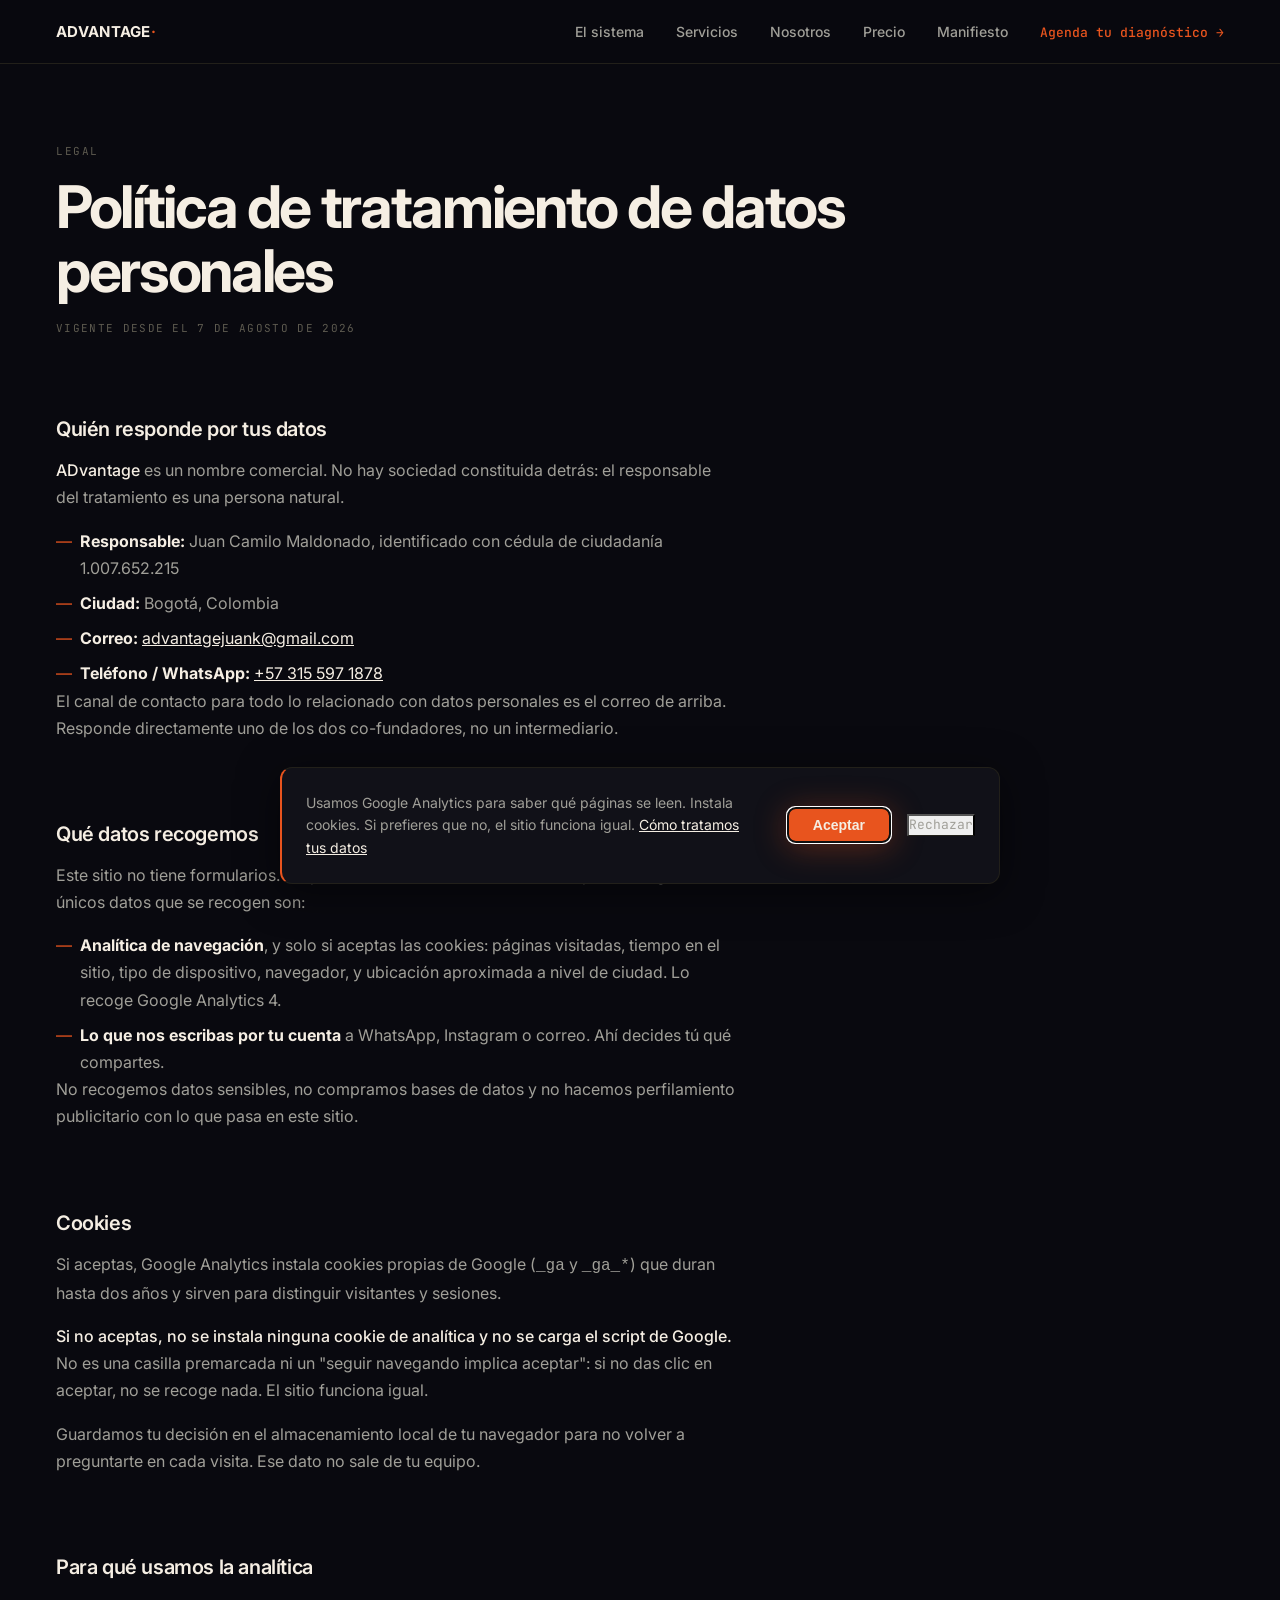
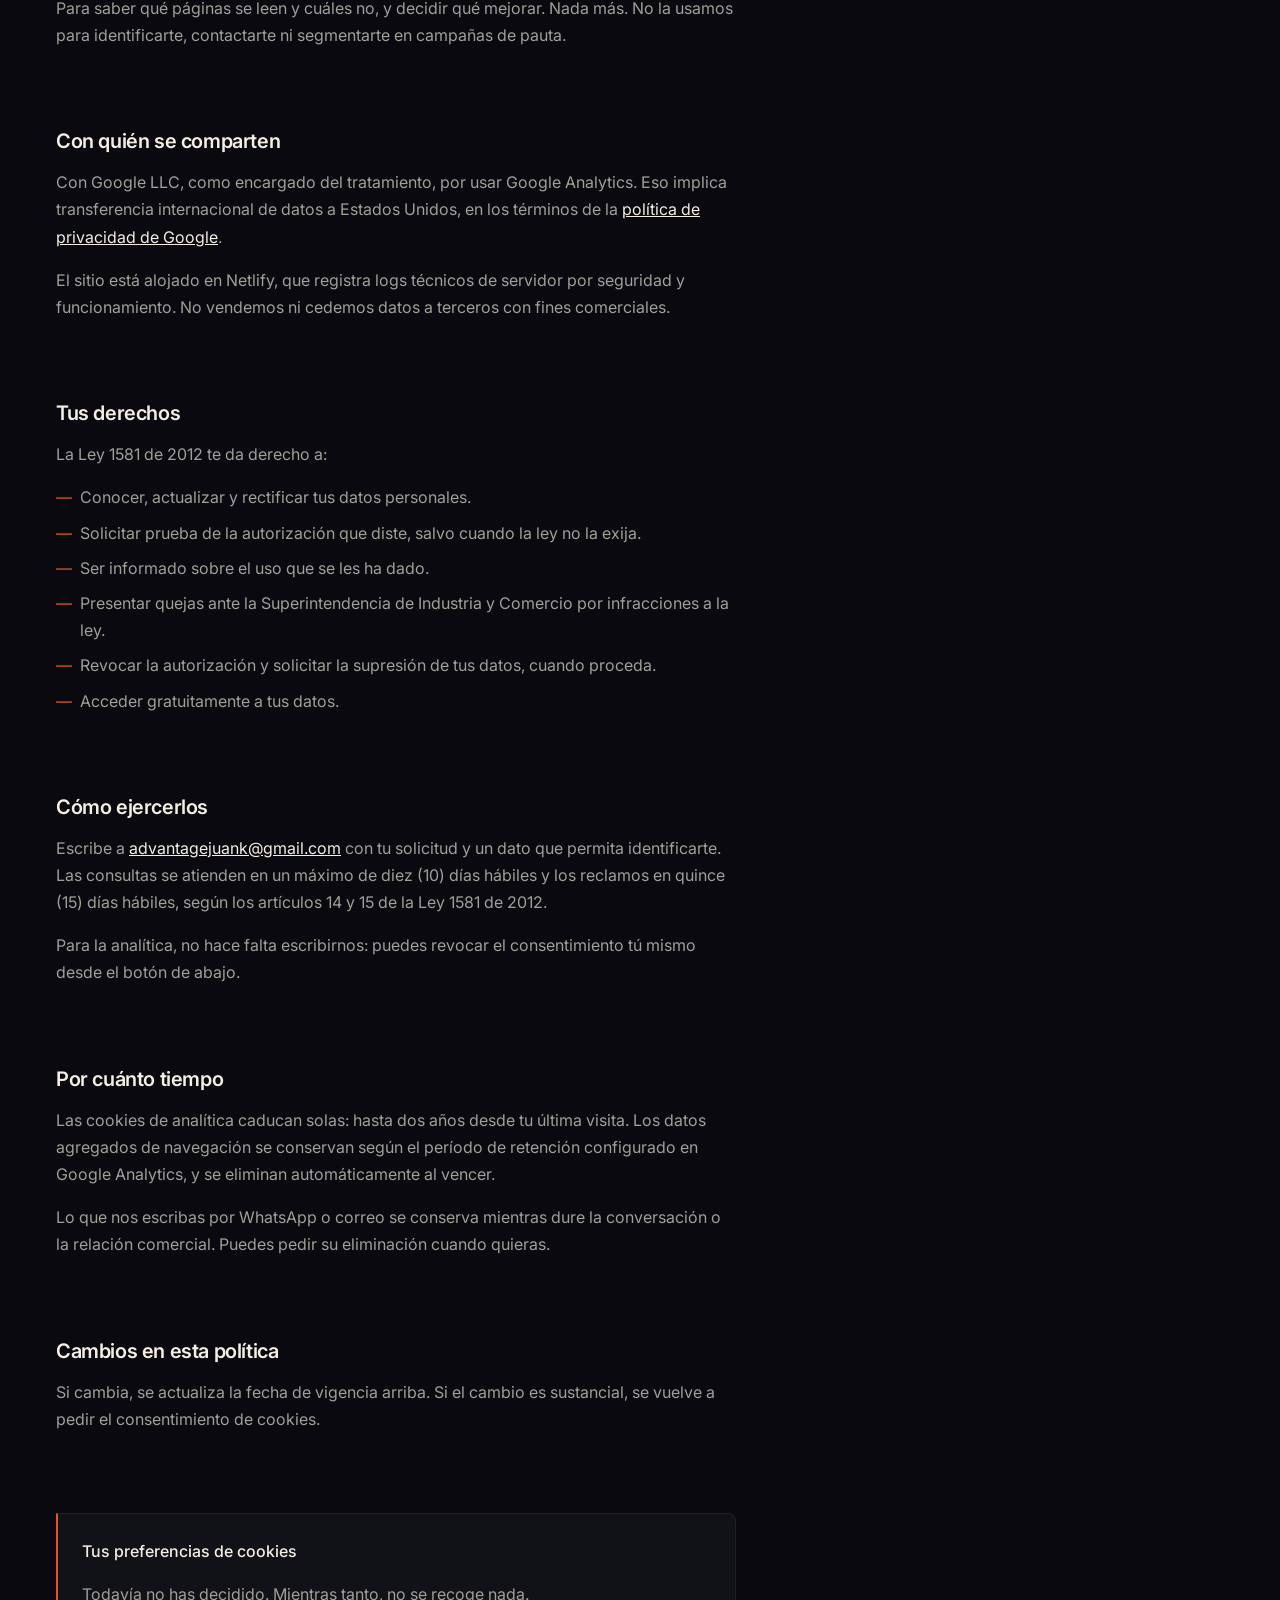
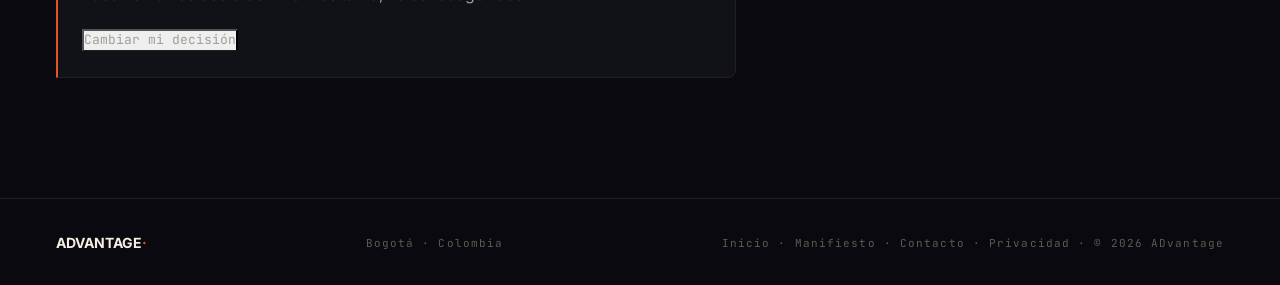
<file: privacidad.html>
<!DOCTYPE html>
<html lang="es">
<head>
<!-- Google Analytics con consentimiento previo: consent.js no carga
     gtag.js hasta que la persona acepta. Ver privacidad.html. -->
<script src="assets/js/consent.js"></script>
<meta charset="UTF-8">
<meta name="viewport" content="width=device-width, initial-scale=1.0">
<title>ADvantage · Política de tratamiento de datos</title>
<meta name="description" content="Qué datos recogemos, para qué, y cómo ejercer tus derechos. Política de tratamiento de datos personales de ADvantage.">
<link rel="canonical" href="https://advantagecol.netlify.app/privacidad.html">
<meta property="og:type" content="website">
<meta property="og:site_name" content="ADvantage">
<meta property="og:locale" content="es_CO">
<meta property="og:url" content="https://advantagecol.netlify.app/privacidad.html">
<meta property="og:title" content="ADvantage · Política de tratamiento de datos">
<meta property="og:description" content="Qué datos recogemos, para qué, y cómo ejercer tus derechos.">
<meta property="og:image" content="https://advantagecol.netlify.app/assets/brand/og-image.png">
<meta property="og:image:width" content="1200">
<meta property="og:image:height" content="630">
<meta property="og:image:alt" content="ADvantage — Sistema y alma. Marketing con sistema documentado, no con intuición disfrazada de estrategia.">
<meta name="twitter:card" content="summary_large_image">
<meta name="twitter:title" content="ADvantage · Política de tratamiento de datos">
<meta name="twitter:description" content="Qué datos recogemos, para qué, y cómo ejercer tus derechos.">
<meta name="twitter:image" content="https://advantagecol.netlify.app/assets/brand/og-image.png">

<link rel="icon" type="image/svg+xml" href="assets/brand/favicon.svg">

<!-- Fonts -->
<link rel="preconnect" href="https://fonts.googleapis.com">
<link rel="preconnect" href="https://fonts.gstatic.com" crossorigin>
<link href="https://fonts.googleapis.com/css2?family=Fraunces:ital,opsz,wght@0,9..144,500;1,9..144,500&family=Inter:wght@400;500;600;700&family=JetBrains+Mono:wght@400;500&display=swap" rel="stylesheet">

<!-- Chrome compartido del sitio (tokens, nav, footer, botones, tipografía) -->
<link rel="stylesheet" href="assets/css/shared.css">

<style>
/* ============================
   Política de privacidad — página de lectura, sin bloque de conversión.
   Columna angosta y jerarquía plana: se viene a buscar un dato puntual.
============================ */
.legal {
  padding-top: calc(64px + var(--sp-3xl));
  padding-bottom: var(--sp-4xl);
}
.legal h1 { max-width: 820px; margin-bottom: var(--sp-md); }
.legal .vigencia {
  font-family: var(--mono); font-size: 11px; letter-spacing: 0.12em;
  text-transform: uppercase; color: var(--dim);
  margin-bottom: var(--sp-3xl);
  display: block;
}
.legal-body { max-width: 680px; }
.legal-body h2 {
  font-size: 20px;
  font-family: var(--sans); font-style: normal; font-weight: 600;
  letter-spacing: -0.02em;
  color: var(--cream);
  margin-top: var(--sp-3xl); margin-bottom: var(--sp-md);
}
.legal-body h2:first-of-type { margin-top: 0; }
.legal-body p { font-size: 16px; line-height: 1.7; max-width: none; }
.legal-body p + p { margin-top: var(--sp-md); }
.legal-body ul { list-style: none; margin-top: var(--sp-md); }
.legal-body li {
  position: relative; padding-left: var(--sp-lg);
  font-size: 16px; line-height: 1.7; color: var(--muted);
}
.legal-body li + li { margin-top: var(--sp-sm); }
.legal-body li::before { content: "—"; position: absolute; left: 0; color: var(--ember); }
.legal-body a { color: var(--cream); text-decoration: underline; }
.legal-body a:hover { color: var(--ember-hover); }
.legal-body strong { color: var(--cream); }

/* Marcador de dato pendiente — visible a propósito, para que no se publique
   por accidente con los corchetes puestos. */
.pendiente {
  font-family: var(--mono); font-size: 13px;
  color: var(--ember); background: var(--ember-shadow);
  border: 1px dashed var(--ember); border-radius: 4px;
  padding: 2px 6px;
}

/* Bloque de preferencias de cookies */
.pref-cookies {
  margin-top: var(--sp-3xl);
  padding: var(--sp-lg);
  background: var(--ink);
  border: 1px solid var(--border);
  border-left: 2px solid var(--ember);
  border-radius: 0 8px 8px 0;
}
.pref-cookies p { margin-bottom: var(--sp-md); }
</style>
</head>
<body>

<!-- Nav -->
<nav class="nav" role="navigation" aria-label="Navegación principal">
  <a href="index.html" class="nav-logo" aria-label="ADvantage inicio">ADVANTAGE<span class="dot">·</span></a>
  <ul class="nav-links" role="list">
    <li><a href="sistema-wat.html">El sistema</a></li>
    <li><a href="servicios.html">Servicios</a></li>
    <li><a href="nosotros.html">Nosotros</a></li>
    <li><a href="index.html#precio">Precio</a></li>
    <li><a href="manifiesto.html">Manifiesto</a></li>
    <li><a href="https://wa.me/573155971878?text=Hola%2C%20quiero%20agendar%20mi%20diagn%C3%B3stico%20con%20ADvantage.%0A%0ANegocio%3A%20%0ATama%C3%B1o%20del%20equipo%3A%20%0APrincipal%20reto%3A%20" target="_blank" rel="noopener noreferrer" class="nav-cta">Agenda tu diagnóstico →</a></li>
  </ul>
  <button class="nav-hamburger" id="hamburger" aria-label="Menú" aria-expanded="false" aria-controls="mobileNav">
    <span></span><span></span><span></span>
  </button>
</nav>
<div class="mobile-nav" id="mobileNav" role="navigation" aria-label="Navegación móvil">
  <a href="sistema-wat.html">El sistema</a>
  <a href="servicios.html">Servicios</a>
  <a href="nosotros.html">Nosotros</a>
  <a href="index.html#precio">Precio</a>
  <a href="manifiesto.html">Manifiesto</a>
  <a href="https://wa.me/573155971878?text=Hola%2C%20quiero%20agendar%20mi%20diagn%C3%B3stico%20con%20ADvantage.%0A%0ANegocio%3A%20%0ATama%C3%B1o%20del%20equipo%3A%20%0APrincipal%20reto%3A%20" target="_blank" rel="noopener noreferrer" class="mobile-cta">Agenda tu diagnóstico →</a>
</div>

<main class="legal">
  <div class="wrap">
    <span class="label">Legal</span>
    <h1>Política de tratamiento de datos personales</h1>
    <span class="vigencia">Vigente desde el 7 de agosto de 2026</span>

    <div class="legal-body">
      <h2>Quién responde por tus datos</h2>
      <p><strong>ADvantage</strong> es un nombre comercial. No hay sociedad constituida detrás: el responsable del tratamiento es una persona natural.</p>
      <ul>
        <li><strong>Responsable:</strong> Juan Camilo Maldonado, identificado con cédula de ciudadanía 1.007.652.215</li>
        <li><strong>Ciudad:</strong> Bogotá, Colombia</li>
        <li><strong>Correo:</strong> <a href="mailto:advantagejuank@gmail.com">advantagejuank@gmail.com</a></li>
        <li><strong>Teléfono / WhatsApp:</strong> <a href="https://wa.me/573155971878" target="_blank" rel="noopener noreferrer">+57 315 597 1878</a></li>
      </ul>
      <p>El canal de contacto para todo lo relacionado con datos personales es el correo de arriba. Responde directamente uno de los dos co-fundadores, no un intermediario.</p>

      <h2>Qué datos recogemos</h2>
      <p>Este sitio no tiene formularios. No pedimos nombre, correo ni teléfono para navegarlo. Los únicos datos que se recogen son:</p>
      <ul>
        <li><strong>Analítica de navegación</strong>, y solo si aceptas las cookies: páginas visitadas, tiempo en el sitio, tipo de dispositivo, navegador, y ubicación aproximada a nivel de ciudad. Lo recoge Google Analytics 4.</li>
        <li><strong>Lo que nos escribas por tu cuenta</strong> a WhatsApp, Instagram o correo. Ahí decides tú qué compartes.</li>
      </ul>
      <p>No recogemos datos sensibles, no compramos bases de datos y no hacemos perfilamiento publicitario con lo que pasa en este sitio.</p>

      <h2>Cookies</h2>
      <p>Si aceptas, Google Analytics instala cookies propias de Google (<code>_ga</code> y <code>_ga_*</code>) que duran hasta dos años y sirven para distinguir visitantes y sesiones.</p>
      <p><strong>Si no aceptas, no se instala ninguna cookie de analítica y no se carga el script de Google.</strong> No es una casilla premarcada ni un "seguir navegando implica aceptar": si no das clic en aceptar, no se recoge nada. El sitio funciona igual.</p>
      <p>Guardamos tu decisión en el almacenamiento local de tu navegador para no volver a preguntarte en cada visita. Ese dato no sale de tu equipo.</p>

      <h2>Para qué usamos la analítica</h2>
      <p>Para saber qué páginas se leen y cuáles no, y decidir qué mejorar. Nada más. No la usamos para identificarte, contactarte ni segmentarte en campañas de pauta.</p>

      <h2>Con quién se comparten</h2>
      <p>Con Google LLC, como encargado del tratamiento, por usar Google Analytics. Eso implica transferencia internacional de datos a Estados Unidos, en los términos de la <a href="https://business.safety.google/privacy/" target="_blank" rel="noopener noreferrer">política de privacidad de Google</a>.</p>
      <p>El sitio está alojado en Netlify, que registra logs técnicos de servidor por seguridad y funcionamiento. No vendemos ni cedemos datos a terceros con fines comerciales.</p>

      <h2>Tus derechos</h2>
      <p>La Ley 1581 de 2012 te da derecho a:</p>
      <ul>
        <li>Conocer, actualizar y rectificar tus datos personales.</li>
        <li>Solicitar prueba de la autorización que diste, salvo cuando la ley no la exija.</li>
        <li>Ser informado sobre el uso que se les ha dado.</li>
        <li>Presentar quejas ante la Superintendencia de Industria y Comercio por infracciones a la ley.</li>
        <li>Revocar la autorización y solicitar la supresión de tus datos, cuando proceda.</li>
        <li>Acceder gratuitamente a tus datos.</li>
      </ul>

      <h2>Cómo ejercerlos</h2>
      <p>Escribe a <a href="mailto:advantagejuank@gmail.com">advantagejuank@gmail.com</a> con tu solicitud y un dato que permita identificarte. Las consultas se atienden en un máximo de diez (10) días hábiles y los reclamos en quince (15) días hábiles, según los artículos 14 y 15 de la Ley 1581 de 2012.</p>
      <p>Para la analítica, no hace falta escribirnos: puedes revocar el consentimiento tú mismo desde el botón de abajo.</p>

      <h2>Por cuánto tiempo</h2>
      <p>Las cookies de analítica caducan solas: hasta dos años desde tu última visita. Los datos agregados de navegación se conservan según el período de retención configurado en Google Analytics, y se eliminan automáticamente al vencer.</p>
      <p>Lo que nos escribas por WhatsApp o correo se conserva mientras dure la conversación o la relación comercial. Puedes pedir su eliminación cuando quieras.</p>

      <h2>Cambios en esta política</h2>
      <p>Si cambia, se actualiza la fecha de vigencia arriba. Si el cambio es sustancial, se vuelve a pedir el consentimiento de cookies.</p>

      <div class="pref-cookies">
        <p><strong>Tus preferencias de cookies</strong></p>
        <p id="estadoConsentimiento">Cargando…</p>
        <button type="button" class="btn-ghost" onclick="advantageResetConsentimiento()">Cambiar mi decisión</button>
      </div>
    </div>
  </div>
</main>

<footer>
  <div class="wrap">
    <span class="foot-logo">ADVANTAGE<span class="dot">·</span></span>
    <span class="foot-meta">Bogotá · Colombia</span>
    <span class="foot-meta"><a href="index.html">Inicio</a> · <a href="manifiesto.html">Manifiesto</a> · <a href="contacto.html">Contacto</a> · <a href="privacidad.html">Privacidad</a> · © 2026 ADvantage</span>
  </div>
</footer>

<!-- GSAP 3.12.5 — vendoreado en el repo (sin CDN de terceros en runtime) -->
<script src="assets/vendor/gsap.min.js"></script>
<script src="assets/vendor/ScrollTrigger.min.js"></script>
<script src="assets/js/site.js"></script>
<script>
// Refleja el estado actual del consentimiento en el bloque de preferencias.
// Se actualiza también al vuelo: si alguien decide desde el banner estando en
// esta misma página, el texto tiene que cambiar sin recargar.
(function () {
  var el = document.getElementById('estadoConsentimiento');
  if (!el) return;
  function pintar(v) {
    el.textContent =
      v === 'aceptado'  ? 'Aceptaste la analítica. Google Analytics está activo en tu navegador.' :
      v === 'rechazado' ? 'Rechazaste la analítica. No se está recogiendo nada en tu navegador.' :
                          'Todavía no has decidido. Mientras tanto, no se recoge nada.';
  }
  var v = null;
  try { v = window.localStorage.getItem('advantage:consentimiento'); } catch (e) {}
  pintar(v);
  document.addEventListener('advantage:consentimiento', function (e) { pintar(e.detail); });
})();
</script>
</body>
</html>
</file>
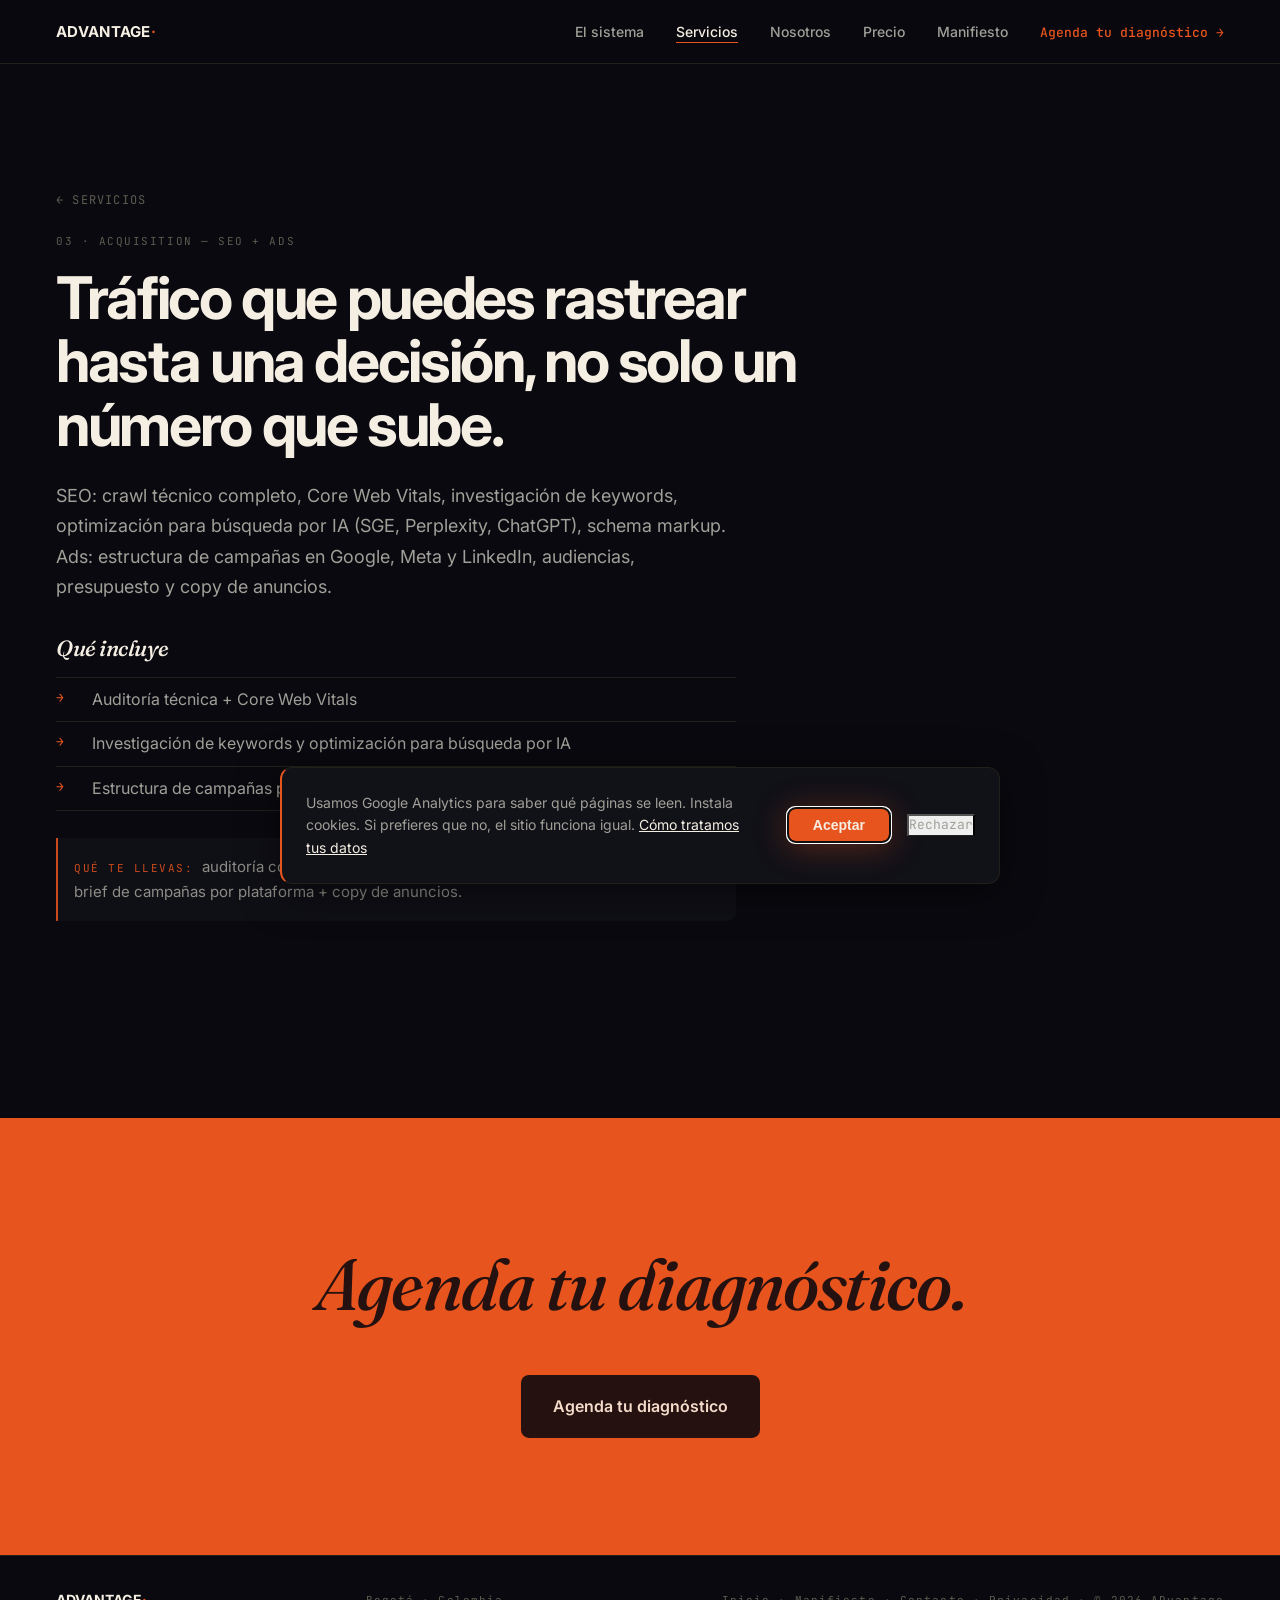
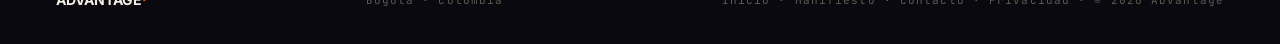
<file: servicios-acquisition.html>
<!DOCTYPE html>
<html lang="es">
<head>
<!-- Google Analytics con consentimiento previo: consent.js no carga
     gtag.js hasta que la persona acepta. Ver privacidad.html. -->
<script src="assets/js/consent.js"></script>
<meta charset="UTF-8">
<meta name="viewport" content="width=device-width, initial-scale=1.0">
<title>ADvantage · Acquisition — SEO + Ads</title>
<meta name="description" content="Tráfico que puedes rastrear hasta una decisión, no solo un número que sube.">
<!-- Open Graph / preview al compartir (WhatsApp, LinkedIn, etc.).
     El dominio va absoluto porque los scrapers de redes no resuelven rutas
     relativas. Si algún día se conecta un dominio propio hay que reemplazarlo
     en las 10 páginas de una pasada — ver DEPLOY.md, paso 1. -->
<link rel="canonical" href="https://advantagecol.netlify.app/servicios-acquisition.html">
<meta property="og:type" content="website">
<meta property="og:site_name" content="ADvantage">
<meta property="og:locale" content="es_CO">
<meta property="og:url" content="https://advantagecol.netlify.app/servicios-acquisition.html">
<meta property="og:title" content="ADvantage · Acquisition — SEO + Ads">
<meta property="og:description" content="Tráfico que puedes rastrear hasta una decisión, no solo un número que sube.">
<meta property="og:image" content="https://advantagecol.netlify.app/assets/brand/og-image.png">
<meta property="og:image:width" content="1200">
<meta property="og:image:height" content="630">
<meta property="og:image:alt" content="ADvantage — Sistema y alma. Marketing con sistema documentado, no con intuición disfrazada de estrategia.">
<meta name="twitter:card" content="summary_large_image">
<meta name="twitter:title" content="ADvantage · Acquisition — SEO + Ads">
<meta name="twitter:description" content="Tráfico que puedes rastrear hasta una decisión, no solo un número que sube.">
<meta name="twitter:image" content="https://advantagecol.netlify.app/assets/brand/og-image.png">

<link rel="icon" type="image/svg+xml" href="assets/brand/favicon.svg">

<!-- Fonts -->
<link rel="preconnect" href="https://fonts.googleapis.com">
<link rel="preconnect" href="https://fonts.gstatic.com" crossorigin>
<link href="https://fonts.googleapis.com/css2?family=Fraunces:ital,opsz,wght@0,9..144,500;1,9..144,500&family=Inter:wght@400;500;600;700&family=JetBrains+Mono:wght@400;500&display=swap" rel="stylesheet">

<!-- Chrome compartido del sitio (tokens, nav, footer, botones, tipografía) -->
<link rel="stylesheet" href="assets/css/shared.css">

<style>
/* ============================
   Subpágina de servicio — template único
   (headline → body → qué incluye → qué te llevas → CTA)
   Spec: docs/web-spec/ADvantage_mensaje_servicios_v1.md
============================ */
.ficha {
  padding-top: calc(64px + var(--sp-4xl));
  padding-bottom: var(--sp-3xl);
}
.volver {
  font-family: var(--mono); font-size: 12px; letter-spacing: 0.1em;
  text-transform: uppercase;
  color: var(--dim); text-decoration: none;
  display: inline-block; margin-bottom: var(--sp-lg);
  transition: color 0.2s ease;
}
.volver:hover { color: var(--ember); }
.ficha h1 { max-width: 820px; margin-bottom: var(--sp-lg); }
.ficha .cuerpo { font-size: 18px; max-width: 680px; }
.incluye { margin-top: var(--sp-xl); }
.incluye h2 { font-size: 22px; margin-bottom: var(--sp-md); }
.incluye ul { list-style: none; max-width: 680px; }
.incluye li {
  display: grid; grid-template-columns: 28px 1fr; gap: var(--sp-sm);
  padding: var(--sp-sm) 0;
  border-top: 1px solid var(--border);
  color: var(--muted); font-size: 16px;
}
.incluye li:last-child { border-bottom: 1px solid var(--border); }
.incluye li::before {
  content: "→";
  font-family: var(--mono); font-size: 13px; color: var(--ember);
  line-height: 1.8;
}
.nota-modulo {
  margin-top: var(--sp-xl);
  max-width: 680px;
  font-size: 15px; color: var(--muted);
}
.nota-modulo .nota-k {
  font-family: var(--mono); font-size: 11px; letter-spacing: 0.14em;
  text-transform: uppercase; color: var(--dim);
  margin-right: var(--sp-sm);
}
</style>
</head>
<body>

<!-- Nav -->
<nav class="nav" role="navigation" aria-label="Navegación principal">
  <a href="index.html" class="nav-logo" aria-label="ADvantage inicio">ADVANTAGE<span class="dot">·</span></a>
  <ul class="nav-links" role="list">
    <li><a href="sistema-wat.html">El sistema</a></li>
    <li><a href="servicios.html" aria-current="page">Servicios</a></li>
    <li><a href="nosotros.html">Nosotros</a></li>
    <li><a href="index.html#precio">Precio</a></li>
    <li><a href="manifiesto.html">Manifiesto</a></li>
    <li><a href="https://wa.me/573155971878?text=Hola%2C%20quiero%20agendar%20mi%20diagn%C3%B3stico%20con%20ADvantage.%0A%0ANegocio%3A%20%0ATama%C3%B1o%20del%20equipo%3A%20%0APrincipal%20reto%3A%20" target="_blank" rel="noopener noreferrer" class="nav-cta">Agenda tu diagnóstico →</a></li>
  </ul>
  <button class="nav-hamburger" id="hamburger" aria-label="Menú" aria-expanded="false" aria-controls="mobileNav">
    <span></span><span></span><span></span>
  </button>
</nav>
<div class="mobile-nav" id="mobileNav" role="navigation" aria-label="Navegación móvil">
  <a href="sistema-wat.html">El sistema</a>
  <a href="servicios.html" aria-current="page">Servicios</a>
  <a href="nosotros.html">Nosotros</a>
  <a href="index.html#precio">Precio</a>
  <a href="manifiesto.html">Manifiesto</a>
  <a href="https://wa.me/573155971878?text=Hola%2C%20quiero%20agendar%20mi%20diagn%C3%B3stico%20con%20ADvantage.%0A%0ANegocio%3A%20%0ATama%C3%B1o%20del%20equipo%3A%20%0APrincipal%20reto%3A%20" target="_blank" rel="noopener noreferrer" class="mobile-cta">Agenda tu diagnóstico →</a>
</div>

<!-- Ficha del servicio -->
<main class="ficha">
  <div class="wrap">
    <a class="volver" href="servicios.html" data-anim="hero">← Servicios</a>
    <span class="label" data-anim="hero">03 · Acquisition — SEO + Ads</span>
    <h1 data-anim="hero">Tráfico que puedes rastrear hasta una decisión, no solo un número que sube.</h1>
    <p class="cuerpo" data-anim="hero">SEO: crawl técnico completo, Core Web Vitals, investigación de keywords, optimización para búsqueda por IA (SGE, Perplexity, ChatGPT), schema markup. Ads: estructura de campañas en Google, Meta y LinkedIn, audiencias, presupuesto y copy de anuncios.</p>

    <div class="incluye" data-anim="reveal">
      <h2>Qué incluye</h2>
      <ul>
        <li>Auditoría técnica + Core Web Vitals</li>
        <li>Investigación de keywords y optimización para búsqueda por IA</li>
        <li>Estructura de campañas paga (Google, Meta, LinkedIn)</li>
      </ul>
    </div>

    <div class="entrega" data-anim="reveal"><span class="entrega-k">Qué te llevas:</span>auditoría con plan priorizado + schema markup listo para implementar + brief de campañas por plataforma + copy de anuncios.</div>
  </div>
</main>

<!-- Cierre — bloque Ember -->
<section class="cierre" id="contacto" aria-labelledby="cierre-heading">
  <div class="wrap" data-anim="rise">
    <h2 id="cierre-heading">Agenda tu diagnóstico.</h2>
    <a href="https://wa.me/573155971878?text=Hola%2C%20quiero%20agendar%20mi%20diagn%C3%B3stico%20con%20ADvantage.%0A%0ANegocio%3A%20%0ATama%C3%B1o%20del%20equipo%3A%20%0APrincipal%20reto%3A%20" target="_blank" rel="noopener noreferrer" class="btn-void">Agenda tu diagnóstico</a>
  </div>
</section>

<footer>
  <div class="wrap">
    <span class="foot-logo">ADVANTAGE<span class="dot">·</span></span>
    <span class="foot-meta">Bogotá · Colombia</span>
    <span class="foot-meta"><a href="index.html">Inicio</a> · <a href="manifiesto.html">Manifiesto</a> · <a href="contacto.html">Contacto</a> · <a href="privacidad.html">Privacidad</a> · © 2026 ADvantage</span>
  </div>
</footer>

<!-- GSAP 3.12.5 — vendoreado en el repo (sin CDN de terceros en runtime) -->
<script src="assets/vendor/gsap.min.js"></script>
<script src="assets/vendor/ScrollTrigger.min.js"></script>
<script src="assets/js/site.js"></script>
</body>
</html>
</file>
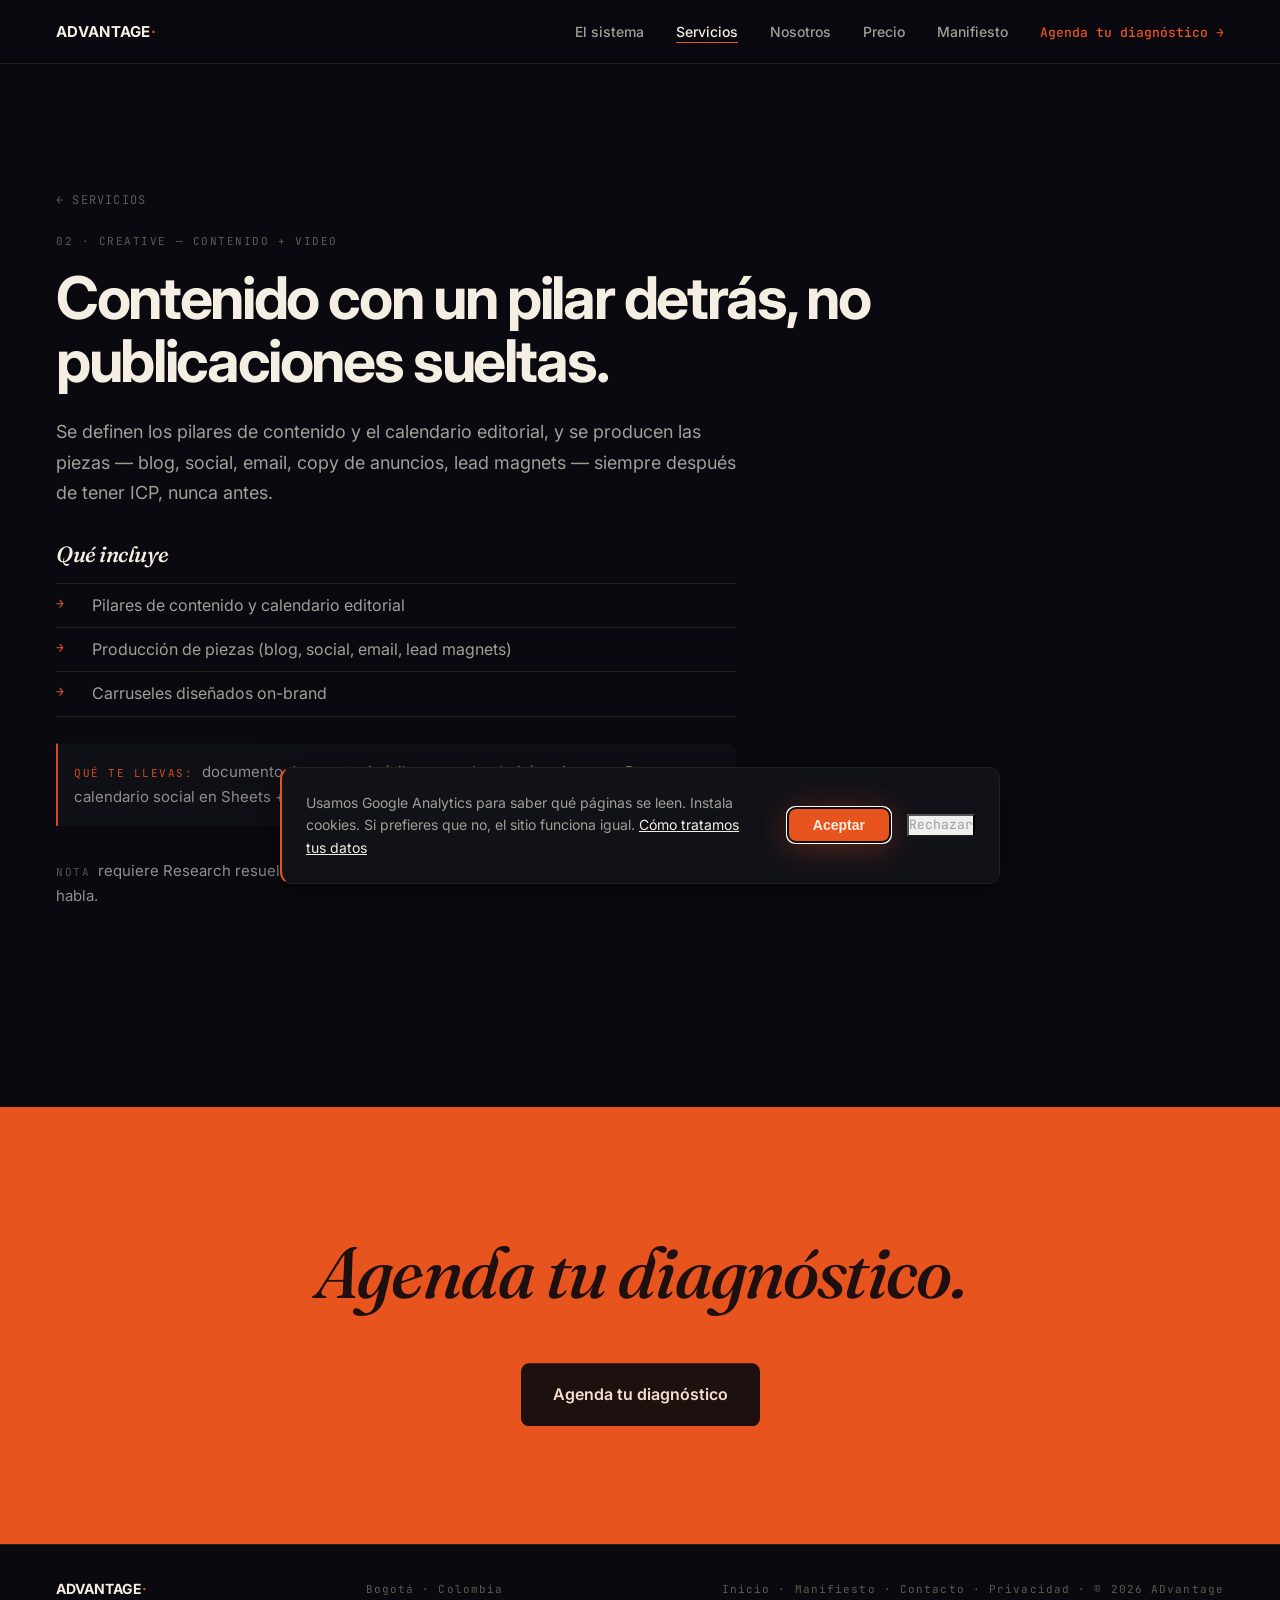
<file: servicios-creative.html>
<!DOCTYPE html>
<html lang="es">
<head>
<!-- Google Analytics con consentimiento previo: consent.js no carga
     gtag.js hasta que la persona acepta. Ver privacidad.html. -->
<script src="assets/js/consent.js"></script>
<meta charset="UTF-8">
<meta name="viewport" content="width=device-width, initial-scale=1.0">
<title>ADvantage · Creative — Contenido + Video</title>
<meta name="description" content="Contenido con un pilar detrás, no publicaciones sueltas.">
<!-- Open Graph / preview al compartir (WhatsApp, LinkedIn, etc.).
     El dominio va absoluto porque los scrapers de redes no resuelven rutas
     relativas. Si algún día se conecta un dominio propio hay que reemplazarlo
     en las 10 páginas de una pasada — ver DEPLOY.md, paso 1. -->
<link rel="canonical" href="https://advantagecol.netlify.app/servicios-creative.html">
<meta property="og:type" content="website">
<meta property="og:site_name" content="ADvantage">
<meta property="og:locale" content="es_CO">
<meta property="og:url" content="https://advantagecol.netlify.app/servicios-creative.html">
<meta property="og:title" content="ADvantage · Creative — Contenido + Video">
<meta property="og:description" content="Contenido con un pilar detrás, no publicaciones sueltas.">
<meta property="og:image" content="https://advantagecol.netlify.app/assets/brand/og-image.png">
<meta property="og:image:width" content="1200">
<meta property="og:image:height" content="630">
<meta property="og:image:alt" content="ADvantage — Sistema y alma. Marketing con sistema documentado, no con intuición disfrazada de estrategia.">
<meta name="twitter:card" content="summary_large_image">
<meta name="twitter:title" content="ADvantage · Creative — Contenido + Video">
<meta name="twitter:description" content="Contenido con un pilar detrás, no publicaciones sueltas.">
<meta name="twitter:image" content="https://advantagecol.netlify.app/assets/brand/og-image.png">

<link rel="icon" type="image/svg+xml" href="assets/brand/favicon.svg">

<!-- Fonts -->
<link rel="preconnect" href="https://fonts.googleapis.com">
<link rel="preconnect" href="https://fonts.gstatic.com" crossorigin>
<link href="https://fonts.googleapis.com/css2?family=Fraunces:ital,opsz,wght@0,9..144,500;1,9..144,500&family=Inter:wght@400;500;600;700&family=JetBrains+Mono:wght@400;500&display=swap" rel="stylesheet">

<!-- Chrome compartido del sitio (tokens, nav, footer, botones, tipografía) -->
<link rel="stylesheet" href="assets/css/shared.css">

<style>
/* ============================
   Subpágina de servicio — template único
   (headline → body → qué incluye → qué te llevas → CTA)
   Spec: docs/web-spec/ADvantage_mensaje_servicios_v1.md
============================ */
.ficha {
  padding-top: calc(64px + var(--sp-4xl));
  padding-bottom: var(--sp-3xl);
}
.volver {
  font-family: var(--mono); font-size: 12px; letter-spacing: 0.1em;
  text-transform: uppercase;
  color: var(--dim); text-decoration: none;
  display: inline-block; margin-bottom: var(--sp-lg);
  transition: color 0.2s ease;
}
.volver:hover { color: var(--ember); }
.ficha h1 { max-width: 820px; margin-bottom: var(--sp-lg); }
.ficha .cuerpo { font-size: 18px; max-width: 680px; }
.incluye { margin-top: var(--sp-xl); }
.incluye h2 { font-size: 22px; margin-bottom: var(--sp-md); }
.incluye ul { list-style: none; max-width: 680px; }
.incluye li {
  display: grid; grid-template-columns: 28px 1fr; gap: var(--sp-sm);
  padding: var(--sp-sm) 0;
  border-top: 1px solid var(--border);
  color: var(--muted); font-size: 16px;
}
.incluye li:last-child { border-bottom: 1px solid var(--border); }
.incluye li::before {
  content: "→";
  font-family: var(--mono); font-size: 13px; color: var(--ember);
  line-height: 1.8;
}
.nota-modulo {
  margin-top: var(--sp-xl);
  max-width: 680px;
  font-size: 15px; color: var(--muted);
}
.nota-modulo .nota-k {
  font-family: var(--mono); font-size: 11px; letter-spacing: 0.14em;
  text-transform: uppercase; color: var(--dim);
  margin-right: var(--sp-sm);
}
</style>
</head>
<body>

<!-- Nav -->
<nav class="nav" role="navigation" aria-label="Navegación principal">
  <a href="index.html" class="nav-logo" aria-label="ADvantage inicio">ADVANTAGE<span class="dot">·</span></a>
  <ul class="nav-links" role="list">
    <li><a href="sistema-wat.html">El sistema</a></li>
    <li><a href="servicios.html" aria-current="page">Servicios</a></li>
    <li><a href="nosotros.html">Nosotros</a></li>
    <li><a href="index.html#precio">Precio</a></li>
    <li><a href="manifiesto.html">Manifiesto</a></li>
    <li><a href="https://wa.me/573155971878?text=Hola%2C%20quiero%20agendar%20mi%20diagn%C3%B3stico%20con%20ADvantage.%0A%0ANegocio%3A%20%0ATama%C3%B1o%20del%20equipo%3A%20%0APrincipal%20reto%3A%20" target="_blank" rel="noopener noreferrer" class="nav-cta">Agenda tu diagnóstico →</a></li>
  </ul>
  <button class="nav-hamburger" id="hamburger" aria-label="Menú" aria-expanded="false" aria-controls="mobileNav">
    <span></span><span></span><span></span>
  </button>
</nav>
<div class="mobile-nav" id="mobileNav" role="navigation" aria-label="Navegación móvil">
  <a href="sistema-wat.html">El sistema</a>
  <a href="servicios.html" aria-current="page">Servicios</a>
  <a href="nosotros.html">Nosotros</a>
  <a href="index.html#precio">Precio</a>
  <a href="manifiesto.html">Manifiesto</a>
  <a href="https://wa.me/573155971878?text=Hola%2C%20quiero%20agendar%20mi%20diagn%C3%B3stico%20con%20ADvantage.%0A%0ANegocio%3A%20%0ATama%C3%B1o%20del%20equipo%3A%20%0APrincipal%20reto%3A%20" target="_blank" rel="noopener noreferrer" class="mobile-cta">Agenda tu diagnóstico →</a>
</div>

<!-- Ficha del servicio -->
<main class="ficha">
  <div class="wrap">
    <a class="volver" href="servicios.html" data-anim="hero">← Servicios</a>
    <span class="label" data-anim="hero">02 · Creative — Contenido + Video</span>
    <h1 data-anim="hero">Contenido con un pilar detrás, no publicaciones sueltas.</h1>
    <p class="cuerpo" data-anim="hero">Se definen los pilares de contenido y el calendario editorial, y se producen las piezas — blog, social, email, copy de anuncios, lead magnets — siempre después de tener ICP, nunca antes.</p>

    <div class="incluye" data-anim="reveal">
      <h2>Qué incluye</h2>
      <ul>
        <li>Pilares de contenido y calendario editorial</li>
        <li>Producción de piezas (blog, social, email, lead magnets)</li>
        <li>Carruseles diseñados on-brand</li>
      </ul>
    </div>

    <div class="entrega" data-anim="reveal"><span class="entrega-k">Qué te llevas:</span>documento de estrategia (pilares + calendario) + piezas en Docs + calendario social en Sheets + carruseles en PNG.</div>
    <p class="nota-modulo" data-anim="reveal"><span class="nota-k">Nota</span>requiere Research resuelto primero — no se arranca contenido sin saber a quién le habla.</p>
  </div>
</main>

<!-- Cierre — bloque Ember -->
<section class="cierre" id="contacto" aria-labelledby="cierre-heading">
  <div class="wrap" data-anim="rise">
    <h2 id="cierre-heading">Agenda tu diagnóstico.</h2>
    <a href="https://wa.me/573155971878?text=Hola%2C%20quiero%20agendar%20mi%20diagn%C3%B3stico%20con%20ADvantage.%0A%0ANegocio%3A%20%0ATama%C3%B1o%20del%20equipo%3A%20%0APrincipal%20reto%3A%20" target="_blank" rel="noopener noreferrer" class="btn-void">Agenda tu diagnóstico</a>
  </div>
</section>

<footer>
  <div class="wrap">
    <span class="foot-logo">ADVANTAGE<span class="dot">·</span></span>
    <span class="foot-meta">Bogotá · Colombia</span>
    <span class="foot-meta"><a href="index.html">Inicio</a> · <a href="manifiesto.html">Manifiesto</a> · <a href="contacto.html">Contacto</a> · <a href="privacidad.html">Privacidad</a> · © 2026 ADvantage</span>
  </div>
</footer>

<!-- GSAP 3.12.5 — vendoreado en el repo (sin CDN de terceros en runtime) -->
<script src="assets/vendor/gsap.min.js"></script>
<script src="assets/vendor/ScrollTrigger.min.js"></script>
<script src="assets/js/site.js"></script>
</body>
</html>
</file>
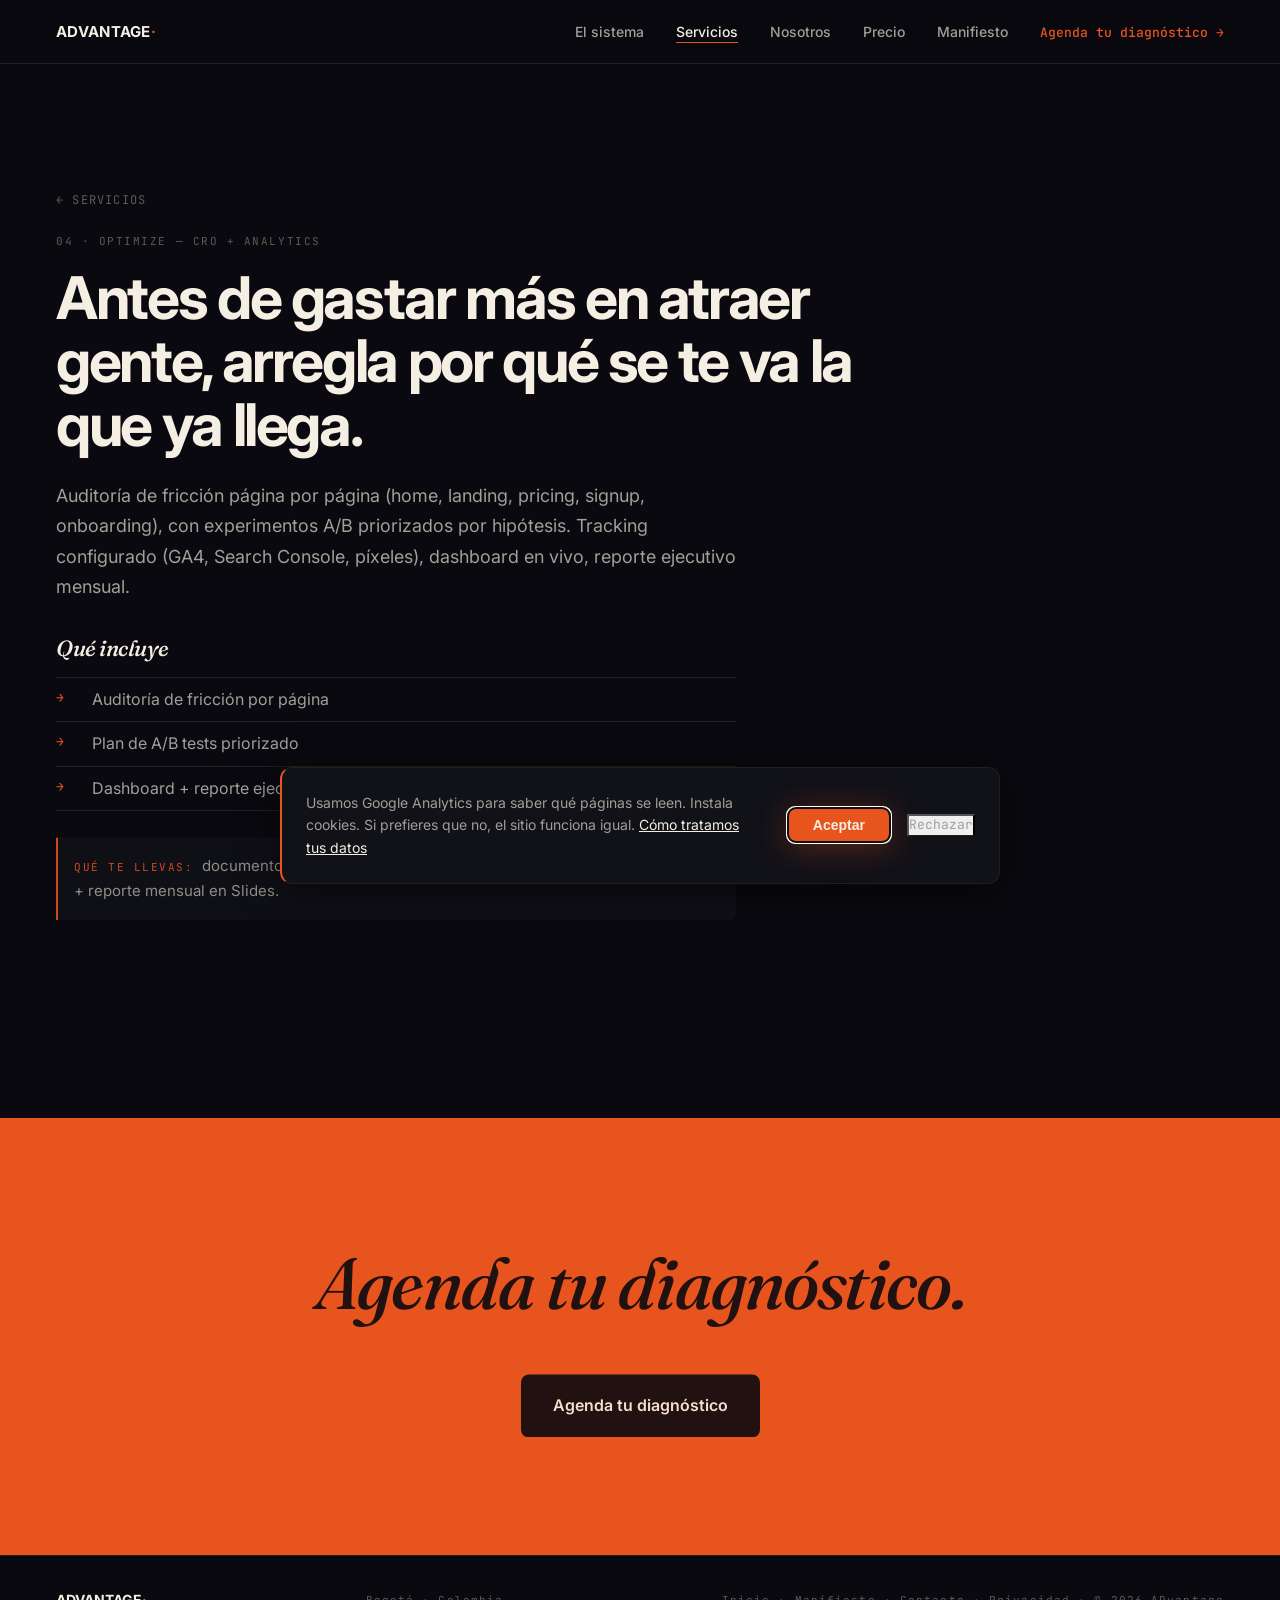
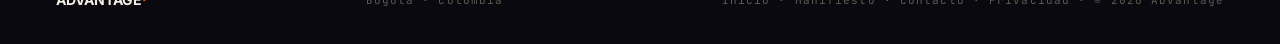
<file: servicios-optimize.html>
<!DOCTYPE html>
<html lang="es">
<head>
<!-- Google Analytics con consentimiento previo: consent.js no carga
     gtag.js hasta que la persona acepta. Ver privacidad.html. -->
<script src="assets/js/consent.js"></script>
<meta charset="UTF-8">
<meta name="viewport" content="width=device-width, initial-scale=1.0">
<title>ADvantage · Optimize — CRO + Analytics</title>
<meta name="description" content="Antes de gastar más en atraer gente, arregla por qué se te va la que ya llega.">
<!-- Open Graph / preview al compartir (WhatsApp, LinkedIn, etc.).
     El dominio va absoluto porque los scrapers de redes no resuelven rutas
     relativas. Si algún día se conecta un dominio propio hay que reemplazarlo
     en las 10 páginas de una pasada — ver DEPLOY.md, paso 1. -->
<link rel="canonical" href="https://advantagecol.netlify.app/servicios-optimize.html">
<meta property="og:type" content="website">
<meta property="og:site_name" content="ADvantage">
<meta property="og:locale" content="es_CO">
<meta property="og:url" content="https://advantagecol.netlify.app/servicios-optimize.html">
<meta property="og:title" content="ADvantage · Optimize — CRO + Analytics">
<meta property="og:description" content="Antes de gastar más en atraer gente, arregla por qué se te va la que ya llega.">
<meta property="og:image" content="https://advantagecol.netlify.app/assets/brand/og-image.png">
<meta property="og:image:width" content="1200">
<meta property="og:image:height" content="630">
<meta property="og:image:alt" content="ADvantage — Sistema y alma. Marketing con sistema documentado, no con intuición disfrazada de estrategia.">
<meta name="twitter:card" content="summary_large_image">
<meta name="twitter:title" content="ADvantage · Optimize — CRO + Analytics">
<meta name="twitter:description" content="Antes de gastar más en atraer gente, arregla por qué se te va la que ya llega.">
<meta name="twitter:image" content="https://advantagecol.netlify.app/assets/brand/og-image.png">

<link rel="icon" type="image/svg+xml" href="assets/brand/favicon.svg">

<!-- Fonts -->
<link rel="preconnect" href="https://fonts.googleapis.com">
<link rel="preconnect" href="https://fonts.gstatic.com" crossorigin>
<link href="https://fonts.googleapis.com/css2?family=Fraunces:ital,opsz,wght@0,9..144,500;1,9..144,500&family=Inter:wght@400;500;600;700&family=JetBrains+Mono:wght@400;500&display=swap" rel="stylesheet">

<!-- Chrome compartido del sitio (tokens, nav, footer, botones, tipografía) -->
<link rel="stylesheet" href="assets/css/shared.css">

<style>
/* ============================
   Subpágina de servicio — template único
   (headline → body → qué incluye → qué te llevas → CTA)
   Spec: docs/web-spec/ADvantage_mensaje_servicios_v1.md
============================ */
.ficha {
  padding-top: calc(64px + var(--sp-4xl));
  padding-bottom: var(--sp-3xl);
}
.volver {
  font-family: var(--mono); font-size: 12px; letter-spacing: 0.1em;
  text-transform: uppercase;
  color: var(--dim); text-decoration: none;
  display: inline-block; margin-bottom: var(--sp-lg);
  transition: color 0.2s ease;
}
.volver:hover { color: var(--ember); }
.ficha h1 { max-width: 820px; margin-bottom: var(--sp-lg); }
.ficha .cuerpo { font-size: 18px; max-width: 680px; }
.incluye { margin-top: var(--sp-xl); }
.incluye h2 { font-size: 22px; margin-bottom: var(--sp-md); }
.incluye ul { list-style: none; max-width: 680px; }
.incluye li {
  display: grid; grid-template-columns: 28px 1fr; gap: var(--sp-sm);
  padding: var(--sp-sm) 0;
  border-top: 1px solid var(--border);
  color: var(--muted); font-size: 16px;
}
.incluye li:last-child { border-bottom: 1px solid var(--border); }
.incluye li::before {
  content: "→";
  font-family: var(--mono); font-size: 13px; color: var(--ember);
  line-height: 1.8;
}
.nota-modulo {
  margin-top: var(--sp-xl);
  max-width: 680px;
  font-size: 15px; color: var(--muted);
}
.nota-modulo .nota-k {
  font-family: var(--mono); font-size: 11px; letter-spacing: 0.14em;
  text-transform: uppercase; color: var(--dim);
  margin-right: var(--sp-sm);
}
</style>
</head>
<body>

<!-- Nav -->
<nav class="nav" role="navigation" aria-label="Navegación principal">
  <a href="index.html" class="nav-logo" aria-label="ADvantage inicio">ADVANTAGE<span class="dot">·</span></a>
  <ul class="nav-links" role="list">
    <li><a href="sistema-wat.html">El sistema</a></li>
    <li><a href="servicios.html" aria-current="page">Servicios</a></li>
    <li><a href="nosotros.html">Nosotros</a></li>
    <li><a href="index.html#precio">Precio</a></li>
    <li><a href="manifiesto.html">Manifiesto</a></li>
    <li><a href="https://wa.me/573155971878?text=Hola%2C%20quiero%20agendar%20mi%20diagn%C3%B3stico%20con%20ADvantage.%0A%0ANegocio%3A%20%0ATama%C3%B1o%20del%20equipo%3A%20%0APrincipal%20reto%3A%20" target="_blank" rel="noopener noreferrer" class="nav-cta">Agenda tu diagnóstico →</a></li>
  </ul>
  <button class="nav-hamburger" id="hamburger" aria-label="Menú" aria-expanded="false" aria-controls="mobileNav">
    <span></span><span></span><span></span>
  </button>
</nav>
<div class="mobile-nav" id="mobileNav" role="navigation" aria-label="Navegación móvil">
  <a href="sistema-wat.html">El sistema</a>
  <a href="servicios.html" aria-current="page">Servicios</a>
  <a href="nosotros.html">Nosotros</a>
  <a href="index.html#precio">Precio</a>
  <a href="manifiesto.html">Manifiesto</a>
  <a href="https://wa.me/573155971878?text=Hola%2C%20quiero%20agendar%20mi%20diagn%C3%B3stico%20con%20ADvantage.%0A%0ANegocio%3A%20%0ATama%C3%B1o%20del%20equipo%3A%20%0APrincipal%20reto%3A%20" target="_blank" rel="noopener noreferrer" class="mobile-cta">Agenda tu diagnóstico →</a>
</div>

<!-- Ficha del servicio -->
<main class="ficha">
  <div class="wrap">
    <a class="volver" href="servicios.html" data-anim="hero">← Servicios</a>
    <span class="label" data-anim="hero">04 · Optimize — CRO + Analytics</span>
    <h1 data-anim="hero">Antes de gastar más en atraer gente, arregla por qué se te va la que ya llega.</h1>
    <p class="cuerpo" data-anim="hero">Auditoría de fricción página por página (home, landing, pricing, signup, onboarding), con experimentos A/B priorizados por hipótesis. Tracking configurado (GA4, Search Console, píxeles), dashboard en vivo, reporte ejecutivo mensual.</p>

    <div class="incluye" data-anim="reveal">
      <h2>Qué incluye</h2>
      <ul>
        <li>Auditoría de fricción por página</li>
        <li>Plan de A/B tests priorizado</li>
        <li>Dashboard + reporte ejecutivo mensual</li>
      </ul>
    </div>

    <div class="entrega" data-anim="reveal"><span class="entrega-k">Qué te llevas:</span>documento de auditoría CRO + plan de pruebas + dashboard en Sheets + reporte mensual en Slides.</div>
  </div>
</main>

<!-- Cierre — bloque Ember -->
<section class="cierre" id="contacto" aria-labelledby="cierre-heading">
  <div class="wrap" data-anim="rise">
    <h2 id="cierre-heading">Agenda tu diagnóstico.</h2>
    <a href="https://wa.me/573155971878?text=Hola%2C%20quiero%20agendar%20mi%20diagn%C3%B3stico%20con%20ADvantage.%0A%0ANegocio%3A%20%0ATama%C3%B1o%20del%20equipo%3A%20%0APrincipal%20reto%3A%20" target="_blank" rel="noopener noreferrer" class="btn-void">Agenda tu diagnóstico</a>
  </div>
</section>

<footer>
  <div class="wrap">
    <span class="foot-logo">ADVANTAGE<span class="dot">·</span></span>
    <span class="foot-meta">Bogotá · Colombia</span>
    <span class="foot-meta"><a href="index.html">Inicio</a> · <a href="manifiesto.html">Manifiesto</a> · <a href="contacto.html">Contacto</a> · <a href="privacidad.html">Privacidad</a> · © 2026 ADvantage</span>
  </div>
</footer>

<!-- GSAP 3.12.5 — vendoreado en el repo (sin CDN de terceros en runtime) -->
<script src="assets/vendor/gsap.min.js"></script>
<script src="assets/vendor/ScrollTrigger.min.js"></script>
<script src="assets/js/site.js"></script>
</body>
</html>
</file>
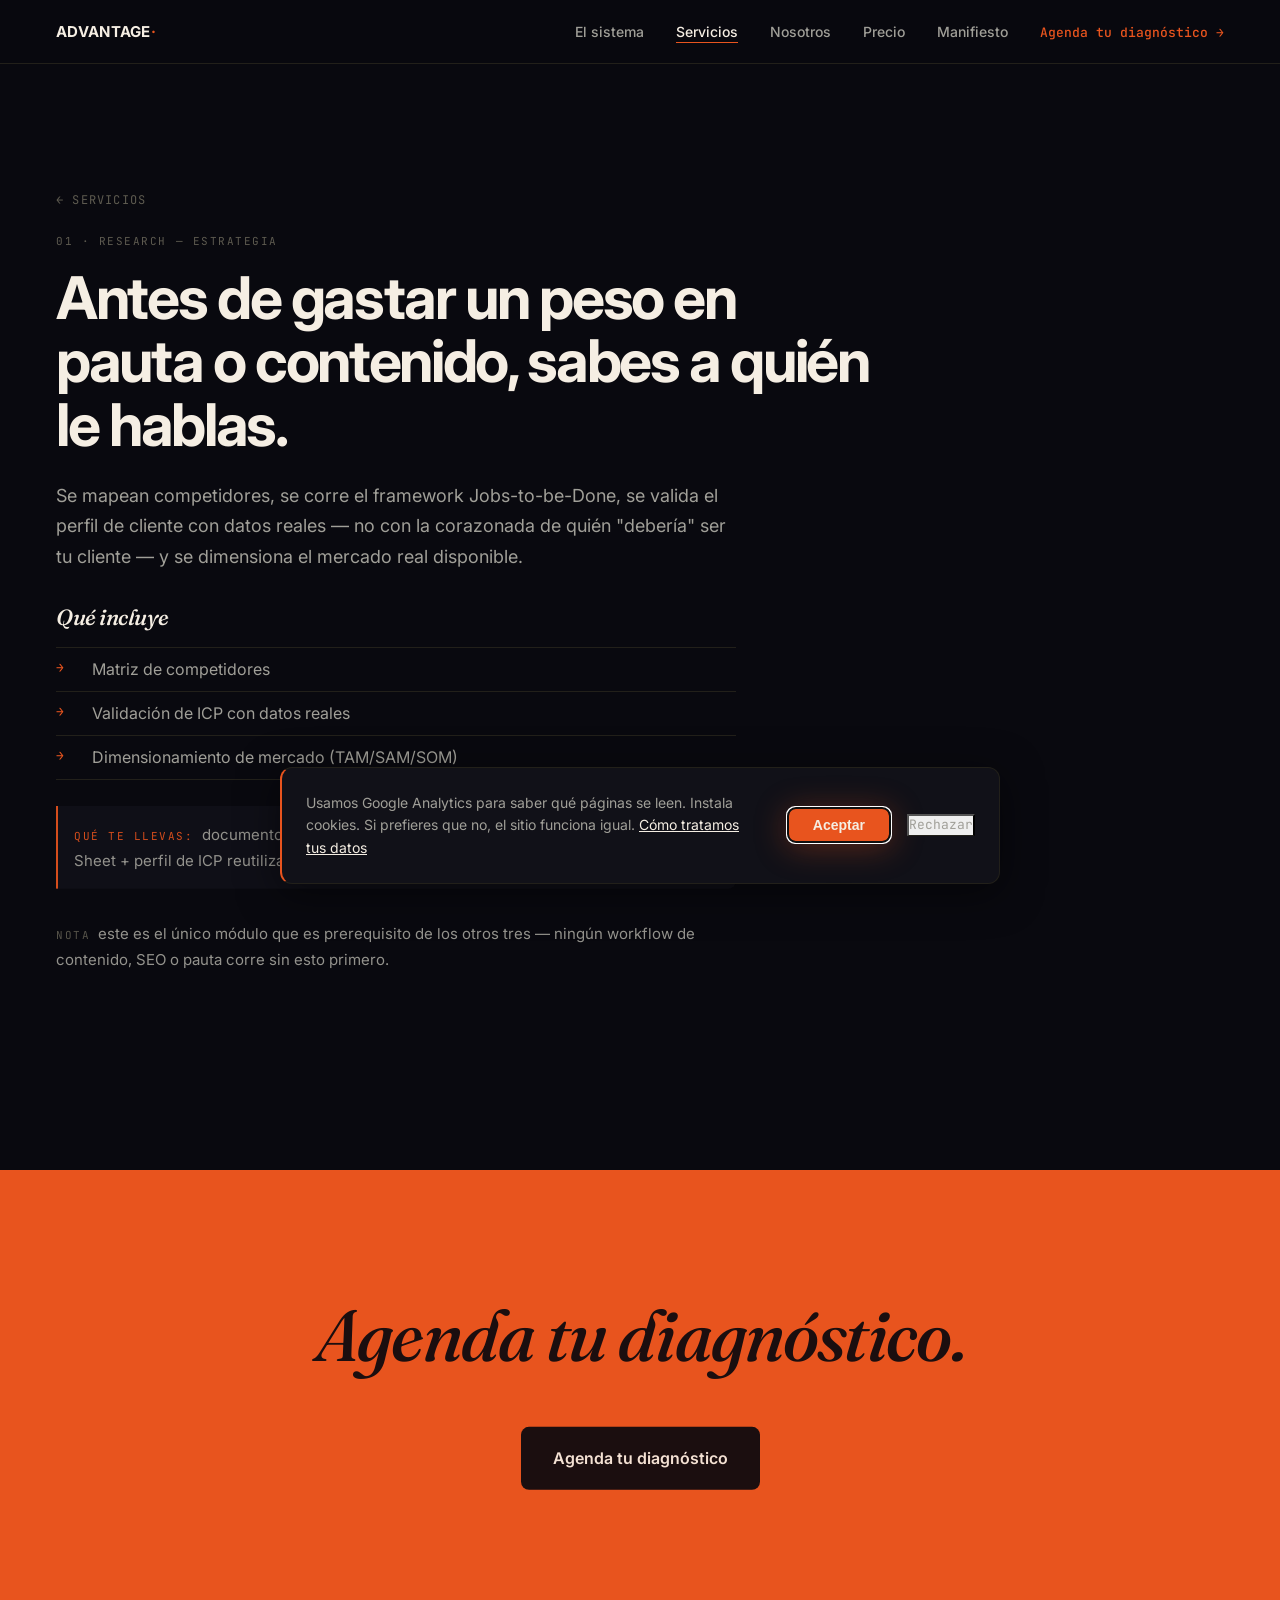
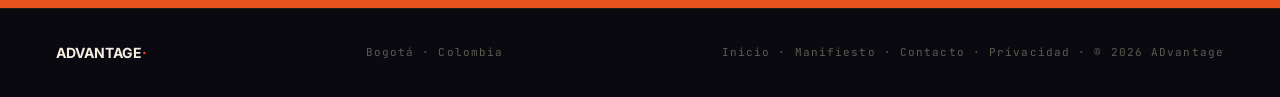
<file: servicios-research.html>
<!DOCTYPE html>
<html lang="es">
<head>
<!-- Google Analytics con consentimiento previo: consent.js no carga
     gtag.js hasta que la persona acepta. Ver privacidad.html. -->
<script src="assets/js/consent.js"></script>
<meta charset="UTF-8">
<meta name="viewport" content="width=device-width, initial-scale=1.0">
<title>ADvantage · Research — Estrategia</title>
<meta name="description" content="Antes de gastar un peso en pauta o contenido, sabes a quién le hablas.">
<!-- Open Graph / preview al compartir (WhatsApp, LinkedIn, etc.).
     El dominio va absoluto porque los scrapers de redes no resuelven rutas
     relativas. Si algún día se conecta un dominio propio hay que reemplazarlo
     en las 10 páginas de una pasada — ver DEPLOY.md, paso 1. -->
<link rel="canonical" href="https://advantagecol.netlify.app/servicios-research.html">
<meta property="og:type" content="website">
<meta property="og:site_name" content="ADvantage">
<meta property="og:locale" content="es_CO">
<meta property="og:url" content="https://advantagecol.netlify.app/servicios-research.html">
<meta property="og:title" content="ADvantage · Research — Estrategia">
<meta property="og:description" content="Antes de gastar un peso en pauta o contenido, sabes a quién le hablas.">
<meta property="og:image" content="https://advantagecol.netlify.app/assets/brand/og-image.png">
<meta property="og:image:width" content="1200">
<meta property="og:image:height" content="630">
<meta property="og:image:alt" content="ADvantage — Sistema y alma. Marketing con sistema documentado, no con intuición disfrazada de estrategia.">
<meta name="twitter:card" content="summary_large_image">
<meta name="twitter:title" content="ADvantage · Research — Estrategia">
<meta name="twitter:description" content="Antes de gastar un peso en pauta o contenido, sabes a quién le hablas.">
<meta name="twitter:image" content="https://advantagecol.netlify.app/assets/brand/og-image.png">

<link rel="icon" type="image/svg+xml" href="assets/brand/favicon.svg">

<!-- Fonts -->
<link rel="preconnect" href="https://fonts.googleapis.com">
<link rel="preconnect" href="https://fonts.gstatic.com" crossorigin>
<link href="https://fonts.googleapis.com/css2?family=Fraunces:ital,opsz,wght@0,9..144,500;1,9..144,500&family=Inter:wght@400;500;600;700&family=JetBrains+Mono:wght@400;500&display=swap" rel="stylesheet">

<!-- Chrome compartido del sitio (tokens, nav, footer, botones, tipografía) -->
<link rel="stylesheet" href="assets/css/shared.css">

<style>
/* ============================
   Subpágina de servicio — template único
   (headline → body → qué incluye → qué te llevas → CTA)
   Spec: docs/web-spec/ADvantage_mensaje_servicios_v1.md
============================ */
.ficha {
  padding-top: calc(64px + var(--sp-4xl));
  padding-bottom: var(--sp-3xl);
}
.volver {
  font-family: var(--mono); font-size: 12px; letter-spacing: 0.1em;
  text-transform: uppercase;
  color: var(--dim); text-decoration: none;
  display: inline-block; margin-bottom: var(--sp-lg);
  transition: color 0.2s ease;
}
.volver:hover { color: var(--ember); }
.ficha h1 { max-width: 820px; margin-bottom: var(--sp-lg); }
.ficha .cuerpo { font-size: 18px; max-width: 680px; }
.incluye { margin-top: var(--sp-xl); }
.incluye h2 { font-size: 22px; margin-bottom: var(--sp-md); }
.incluye ul { list-style: none; max-width: 680px; }
.incluye li {
  display: grid; grid-template-columns: 28px 1fr; gap: var(--sp-sm);
  padding: var(--sp-sm) 0;
  border-top: 1px solid var(--border);
  color: var(--muted); font-size: 16px;
}
.incluye li:last-child { border-bottom: 1px solid var(--border); }
.incluye li::before {
  content: "→";
  font-family: var(--mono); font-size: 13px; color: var(--ember);
  line-height: 1.8;
}
.nota-modulo {
  margin-top: var(--sp-xl);
  max-width: 680px;
  font-size: 15px; color: var(--muted);
}
.nota-modulo .nota-k {
  font-family: var(--mono); font-size: 11px; letter-spacing: 0.14em;
  text-transform: uppercase; color: var(--dim);
  margin-right: var(--sp-sm);
}
</style>
</head>
<body>

<!-- Nav -->
<nav class="nav" role="navigation" aria-label="Navegación principal">
  <a href="index.html" class="nav-logo" aria-label="ADvantage inicio">ADVANTAGE<span class="dot">·</span></a>
  <ul class="nav-links" role="list">
    <li><a href="sistema-wat.html">El sistema</a></li>
    <li><a href="servicios.html" aria-current="page">Servicios</a></li>
    <li><a href="nosotros.html">Nosotros</a></li>
    <li><a href="index.html#precio">Precio</a></li>
    <li><a href="manifiesto.html">Manifiesto</a></li>
    <li><a href="https://wa.me/573155971878?text=Hola%2C%20quiero%20agendar%20mi%20diagn%C3%B3stico%20con%20ADvantage.%0A%0ANegocio%3A%20%0ATama%C3%B1o%20del%20equipo%3A%20%0APrincipal%20reto%3A%20" target="_blank" rel="noopener noreferrer" class="nav-cta">Agenda tu diagnóstico →</a></li>
  </ul>
  <button class="nav-hamburger" id="hamburger" aria-label="Menú" aria-expanded="false" aria-controls="mobileNav">
    <span></span><span></span><span></span>
  </button>
</nav>
<div class="mobile-nav" id="mobileNav" role="navigation" aria-label="Navegación móvil">
  <a href="sistema-wat.html">El sistema</a>
  <a href="servicios.html" aria-current="page">Servicios</a>
  <a href="nosotros.html">Nosotros</a>
  <a href="index.html#precio">Precio</a>
  <a href="manifiesto.html">Manifiesto</a>
  <a href="https://wa.me/573155971878?text=Hola%2C%20quiero%20agendar%20mi%20diagn%C3%B3stico%20con%20ADvantage.%0A%0ANegocio%3A%20%0ATama%C3%B1o%20del%20equipo%3A%20%0APrincipal%20reto%3A%20" target="_blank" rel="noopener noreferrer" class="mobile-cta">Agenda tu diagnóstico →</a>
</div>

<!-- Ficha del servicio -->
<main class="ficha">
  <div class="wrap">
    <a class="volver" href="servicios.html" data-anim="hero">← Servicios</a>
    <span class="label" data-anim="hero">01 · Research — Estrategia</span>
    <h1 data-anim="hero">Antes de gastar un peso en pauta o contenido, sabes a quién le hablas.</h1>
    <p class="cuerpo" data-anim="hero">Se mapean competidores, se corre el framework Jobs-to-be-Done, se valida el perfil de cliente con datos reales — no con la corazonada de quién "debería" ser tu cliente — y se dimensiona el mercado real disponible.</p>

    <div class="incluye" data-anim="reveal">
      <h2>Qué incluye</h2>
      <ul>
        <li>Matriz de competidores</li>
        <li>Validación de ICP con datos reales</li>
        <li>Dimensionamiento de mercado (TAM/SAM/SOM)</li>
      </ul>
    </div>

    <div class="entrega" data-anim="reveal"><span class="entrega-k">Qué te llevas:</span>documento de Research de Mercado e ICP + matriz de competidores en Sheet + perfil de ICP reutilizable para el resto de los módulos.</div>
    <p class="nota-modulo" data-anim="reveal"><span class="nota-k">Nota</span>este es el único módulo que es prerequisito de los otros tres — ningún workflow de contenido, SEO o pauta corre sin esto primero.</p>
  </div>
</main>

<!-- Cierre — bloque Ember -->
<section class="cierre" id="contacto" aria-labelledby="cierre-heading">
  <div class="wrap" data-anim="rise">
    <h2 id="cierre-heading">Agenda tu diagnóstico.</h2>
    <a href="https://wa.me/573155971878?text=Hola%2C%20quiero%20agendar%20mi%20diagn%C3%B3stico%20con%20ADvantage.%0A%0ANegocio%3A%20%0ATama%C3%B1o%20del%20equipo%3A%20%0APrincipal%20reto%3A%20" target="_blank" rel="noopener noreferrer" class="btn-void">Agenda tu diagnóstico</a>
  </div>
</section>

<footer>
  <div class="wrap">
    <span class="foot-logo">ADVANTAGE<span class="dot">·</span></span>
    <span class="foot-meta">Bogotá · Colombia</span>
    <span class="foot-meta"><a href="index.html">Inicio</a> · <a href="manifiesto.html">Manifiesto</a> · <a href="contacto.html">Contacto</a> · <a href="privacidad.html">Privacidad</a> · © 2026 ADvantage</span>
  </div>
</footer>

<!-- GSAP 3.12.5 — vendoreado en el repo (sin CDN de terceros en runtime) -->
<script src="assets/vendor/gsap.min.js"></script>
<script src="assets/vendor/ScrollTrigger.min.js"></script>
<script src="assets/js/site.js"></script>
</body>
</html>
</file>
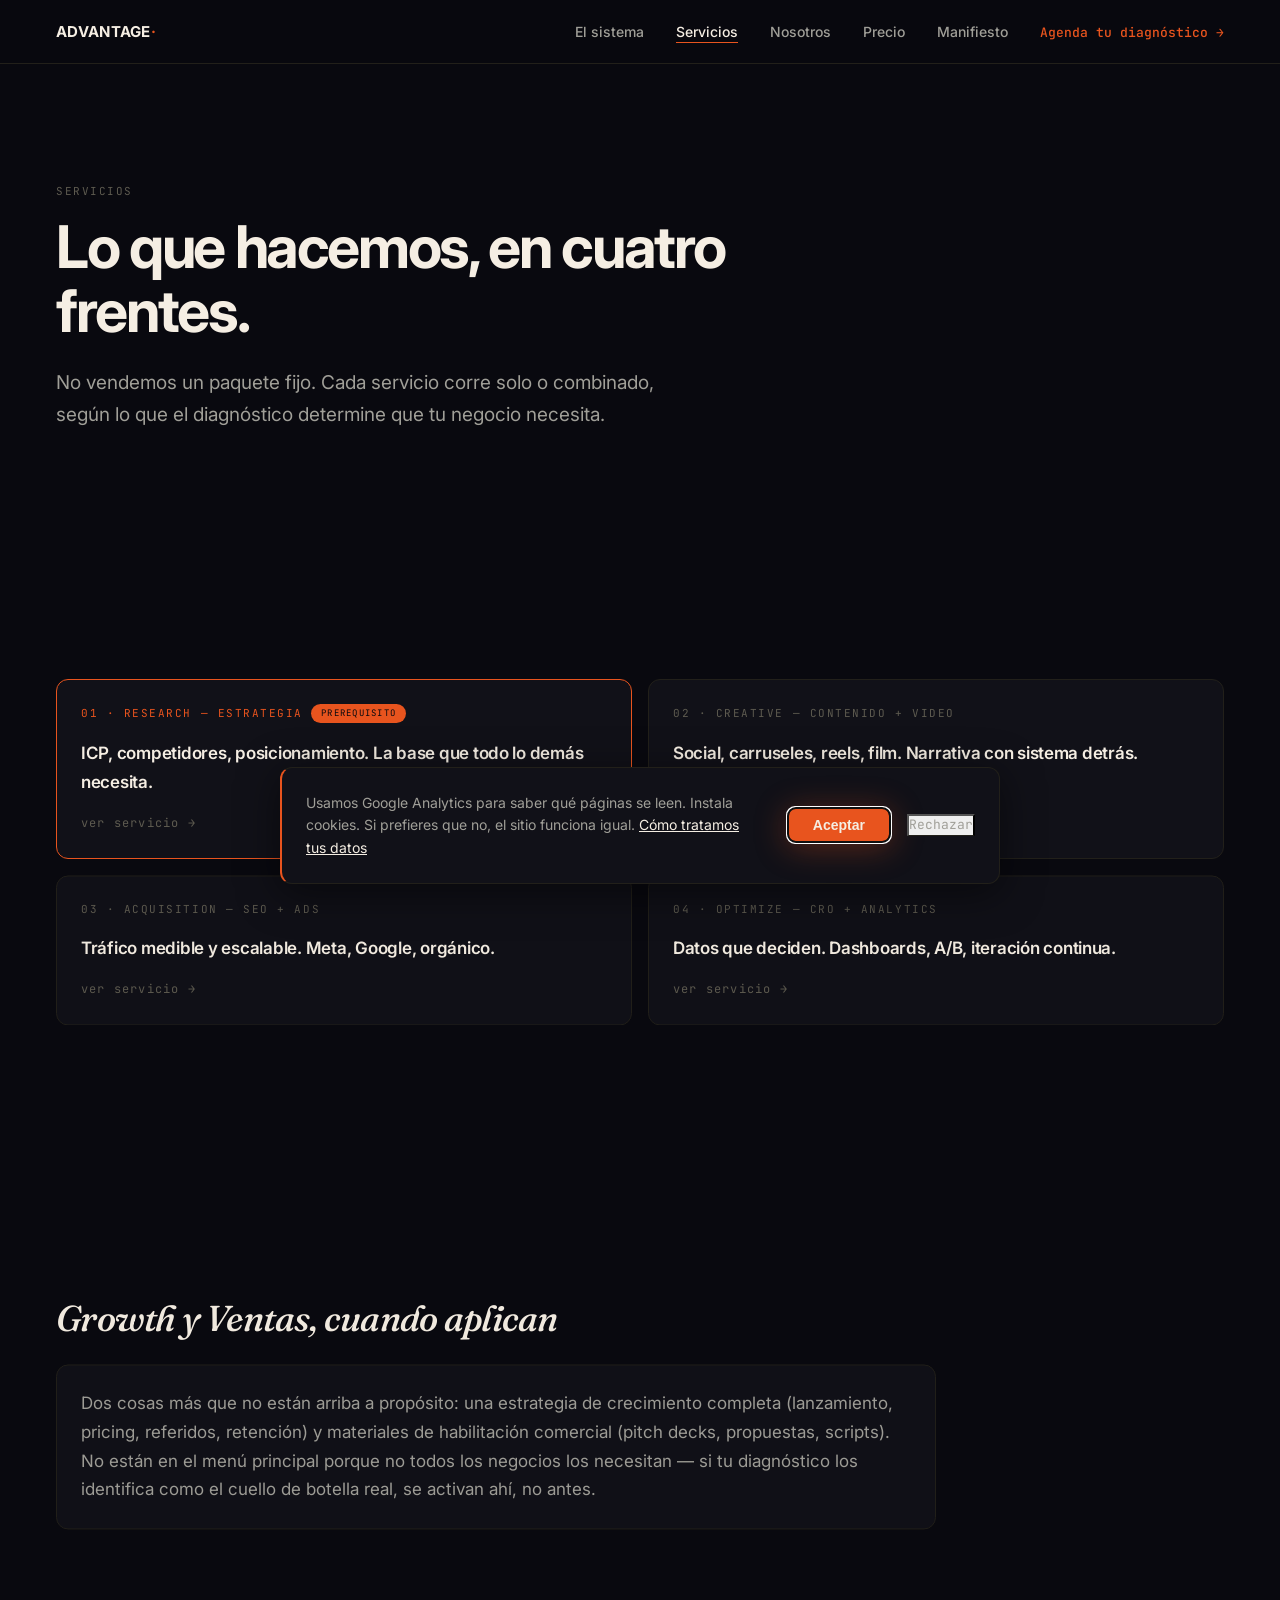
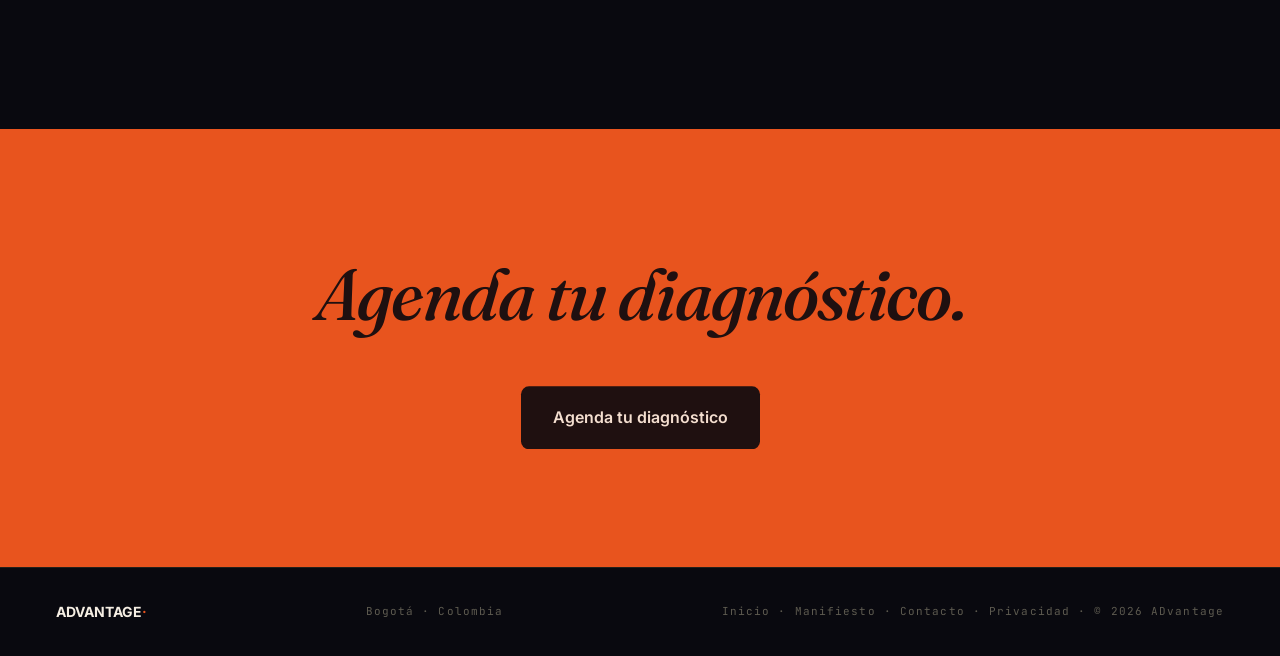
<file: servicios.html>
<!DOCTYPE html>
<html lang="es">
<head>
<!-- Google Analytics con consentimiento previo: consent.js no carga
     gtag.js hasta que la persona acepta. Ver privacidad.html. -->
<script src="assets/js/consent.js"></script>
<meta charset="UTF-8">
<meta name="viewport" content="width=device-width, initial-scale=1.0">
<title>ADvantage · Servicios</title>
<meta name="description" content="No vendemos un paquete fijo. Cada servicio corre solo o combinado, según lo que el diagnóstico determine que tu negocio necesita.">
<!-- Open Graph / preview al compartir (WhatsApp, LinkedIn, etc.).
     El dominio va absoluto porque los scrapers de redes no resuelven rutas
     relativas. Si algún día se conecta un dominio propio hay que reemplazarlo
     en las 10 páginas de una pasada — ver DEPLOY.md, paso 1. -->
<link rel="canonical" href="https://advantagecol.netlify.app/servicios.html">
<meta property="og:type" content="website">
<meta property="og:site_name" content="ADvantage">
<meta property="og:locale" content="es_CO">
<meta property="og:url" content="https://advantagecol.netlify.app/servicios.html">
<meta property="og:title" content="ADvantage · Servicios">
<meta property="og:description" content="No vendemos un paquete fijo. Cada servicio corre solo o combinado, según lo que el diagnóstico determine que tu negocio necesita.">
<meta property="og:image" content="https://advantagecol.netlify.app/assets/brand/og-image.png">
<meta property="og:image:width" content="1200">
<meta property="og:image:height" content="630">
<meta property="og:image:alt" content="ADvantage — Sistema y alma. Marketing con sistema documentado, no con intuición disfrazada de estrategia.">
<meta name="twitter:card" content="summary_large_image">
<meta name="twitter:title" content="ADvantage · Servicios">
<meta name="twitter:description" content="No vendemos un paquete fijo. Cada servicio corre solo o combinado, según lo que el diagnóstico determine que tu negocio necesita.">
<meta name="twitter:image" content="https://advantagecol.netlify.app/assets/brand/og-image.png">

<link rel="icon" type="image/svg+xml" href="assets/brand/favicon.svg">

<!-- Fonts -->
<link rel="preconnect" href="https://fonts.googleapis.com">
<link rel="preconnect" href="https://fonts.gstatic.com" crossorigin>
<link href="https://fonts.googleapis.com/css2?family=Fraunces:ital,opsz,wght@0,9..144,500;1,9..144,500&family=Inter:wght@400;500;600;700&family=JetBrains+Mono:wght@400;500&display=swap" rel="stylesheet">

<!-- Chrome compartido del sitio (tokens, nav, footer, botones, tipografía) -->
<link rel="stylesheet" href="assets/css/shared.css">

<style>
/* ============================
   Servicios — menú de contratación (modo Void)
   Spec: docs/web-spec/ADvantage_mensaje_servicios_v1.md
============================ */
.serv-hero {
  padding-top: calc(64px + var(--sp-4xl));
  padding-bottom: var(--sp-2xl);
}
.serv-hero h1 { max-width: 760px; margin-bottom: var(--sp-lg); }
.serv-hero .subhead { font-size: 19px; max-width: 640px; }

/* Menú de 4 tarjetas — card completa es el link a la subpágina */
.serv-grid {
  display: grid;
  grid-template-columns: repeat(2, 1fr);
  gap: var(--sp-md);
  padding-bottom: var(--sp-2xl);
}
.card-servicio {
  display: flex; flex-direction: column;
  background: var(--ink);
  border: 1px solid var(--border);
  border-radius: 12px;
  padding: var(--sp-lg);
  text-decoration: none;
  transition: background 0.2s ease, border-color 0.2s ease; /* hover lift-sutil: sin translateY */
}
.card-servicio:hover { background: var(--ember-shadow); border-color: var(--ember); }
.card-servicio .eyebrow {
  font-family: var(--mono); font-size: 11px; letter-spacing: 0.14em;
  text-transform: uppercase; color: var(--dim);
  display: flex; align-items: center; gap: var(--sp-sm); flex-wrap: wrap;
  margin-bottom: var(--sp-md);
}
.card-servicio.es-prerequisito { border-color: var(--ember); }
.card-servicio.es-prerequisito .eyebrow { color: var(--ember); }
.card-servicio .descripcion {
  font-weight: 600; font-size: 17px; letter-spacing: -0.015em;
  color: var(--cream); max-width: none;
  margin-bottom: var(--sp-md);
}
.card-servicio .ir {
  margin-top: auto;
  font-family: var(--mono); font-size: 12px; letter-spacing: 0.1em;
  color: var(--dim);
  transition: color 0.2s ease;
}
.card-servicio:hover .ir { color: var(--ember); }
@media (max-width: 820px) { .serv-grid { grid-template-columns: 1fr; } }

/* Bloque Growth y Ventas — band-card, sin subpágina propia */
.cuando-aplican { padding-top: var(--sp-lg); }
.cuando-aplican h2 { max-width: 720px; }
.cuando-aplican .banda-texto {
  background: var(--ink);
  border: 1px solid var(--border);
  border-radius: 12px;
  padding: var(--sp-lg);
  max-width: 880px;
}
.cuando-aplican .banda-texto p { font-size: 17px; max-width: none; }
</style>
</head>
<body>

<!-- Nav -->
<nav class="nav" role="navigation" aria-label="Navegación principal">
  <a href="index.html" class="nav-logo" aria-label="ADvantage inicio">ADVANTAGE<span class="dot">·</span></a>
  <ul class="nav-links" role="list">
    <li><a href="sistema-wat.html">El sistema</a></li>
    <li><a href="servicios.html" aria-current="page">Servicios</a></li>
    <li><a href="nosotros.html">Nosotros</a></li>
    <li><a href="index.html#precio">Precio</a></li>
    <li><a href="manifiesto.html">Manifiesto</a></li>
    <li><a href="https://wa.me/573155971878?text=Hola%2C%20quiero%20agendar%20mi%20diagn%C3%B3stico%20con%20ADvantage.%0A%0ANegocio%3A%20%0ATama%C3%B1o%20del%20equipo%3A%20%0APrincipal%20reto%3A%20" target="_blank" rel="noopener noreferrer" class="nav-cta">Agenda tu diagnóstico →</a></li>
  </ul>
  <button class="nav-hamburger" id="hamburger" aria-label="Menú" aria-expanded="false" aria-controls="mobileNav">
    <span></span><span></span><span></span>
  </button>
</nav>
<div class="mobile-nav" id="mobileNav" role="navigation" aria-label="Navegación móvil">
  <a href="sistema-wat.html">El sistema</a>
  <a href="servicios.html" aria-current="page">Servicios</a>
  <a href="nosotros.html">Nosotros</a>
  <a href="index.html#precio">Precio</a>
  <a href="manifiesto.html">Manifiesto</a>
  <a href="https://wa.me/573155971878?text=Hola%2C%20quiero%20agendar%20mi%20diagn%C3%B3stico%20con%20ADvantage.%0A%0ANegocio%3A%20%0ATama%C3%B1o%20del%20equipo%3A%20%0APrincipal%20reto%3A%20" target="_blank" rel="noopener noreferrer" class="mobile-cta">Agenda tu diagnóstico →</a>
</div>

<!-- Hero -->
<section class="serv-hero" aria-labelledby="serv-heading">
  <div class="wrap">
    <span class="label" data-anim="hero">Servicios</span>
    <h1 id="serv-heading" data-anim="hero">Lo que hacemos, en cuatro frentes.</h1>
    <p class="subhead" data-anim="hero">No vendemos un paquete fijo. Cada servicio corre solo o combinado, según lo que el diagnóstico determine que tu negocio necesita.</p>
  </div>
</section>

<!-- Menú de 4 tarjetas -->
<section aria-label="Los cuatro servicios">
  <div class="wrap">
    <div class="serv-grid">
      <a class="card-servicio es-prerequisito" href="servicios-research.html" data-anim="reveal">
        <span class="eyebrow">01 · Research — Estrategia <span class="badge-prerequisito">Prerequisito</span></span>
        <p class="descripcion">ICP, competidores, posicionamiento. La base que todo lo demás necesita.</p>
        <span class="ir" aria-hidden="true">ver servicio →</span>
      </a>
      <a class="card-servicio" href="servicios-creative.html" data-anim="reveal">
        <span class="eyebrow">02 · Creative — Contenido + Video</span>
        <p class="descripcion">Social, carruseles, reels, film. Narrativa con sistema detrás.</p>
        <span class="ir" aria-hidden="true">ver servicio →</span>
      </a>
      <a class="card-servicio" href="servicios-acquisition.html" data-anim="reveal">
        <span class="eyebrow">03 · Acquisition — SEO + Ads</span>
        <p class="descripcion">Tráfico medible y escalable. Meta, Google, orgánico.</p>
        <span class="ir" aria-hidden="true">ver servicio →</span>
      </a>
      <a class="card-servicio" href="servicios-optimize.html" data-anim="reveal">
        <span class="eyebrow">04 · Optimize — CRO + Analytics</span>
        <p class="descripcion">Datos que deciden. Dashboards, A/B, iteración continua.</p>
        <span class="ir" aria-hidden="true">ver servicio →</span>
      </a>
    </div>
  </div>
</section>

<!-- Growth y Ventas, cuando aplican -->
<section class="cuando-aplican" aria-labelledby="aplican-heading">
  <div class="wrap">
    <div data-anim="reveal">
      <h2 id="aplican-heading">Growth y Ventas, cuando aplican</h2>
      <div class="banda-texto">
        <p>Dos cosas más que no están arriba a propósito: una estrategia de crecimiento completa (lanzamiento, pricing, referidos, retención) y materiales de habilitación comercial (pitch decks, propuestas, scripts). No están en el menú principal porque no todos los negocios los necesitan — si tu diagnóstico los identifica como el cuello de botella real, se activan ahí, no antes.</p>
      </div>
    </div>
  </div>
</section>

<!-- Cierre — bloque Ember -->
<section class="cierre" id="contacto" aria-labelledby="cierre-heading">
  <div class="wrap" data-anim="rise">
    <h2 id="cierre-heading">Agenda tu diagnóstico.</h2>
    <a href="https://wa.me/573155971878?text=Hola%2C%20quiero%20agendar%20mi%20diagn%C3%B3stico%20con%20ADvantage.%0A%0ANegocio%3A%20%0ATama%C3%B1o%20del%20equipo%3A%20%0APrincipal%20reto%3A%20" target="_blank" rel="noopener noreferrer" class="btn-void">Agenda tu diagnóstico</a>
  </div>
</section>

<footer>
  <div class="wrap">
    <span class="foot-logo">ADVANTAGE<span class="dot">·</span></span>
    <span class="foot-meta">Bogotá · Colombia</span>
    <span class="foot-meta"><a href="index.html">Inicio</a> · <a href="manifiesto.html">Manifiesto</a> · <a href="contacto.html">Contacto</a> · <a href="privacidad.html">Privacidad</a> · © 2026 ADvantage</span>
  </div>
</footer>

<!-- GSAP 3.12.5 — vendoreado en el repo (sin CDN de terceros en runtime) -->
<script src="assets/vendor/gsap.min.js"></script>
<script src="assets/vendor/ScrollTrigger.min.js"></script>
<script src="assets/js/site.js"></script>
</body>
</html>
</file>
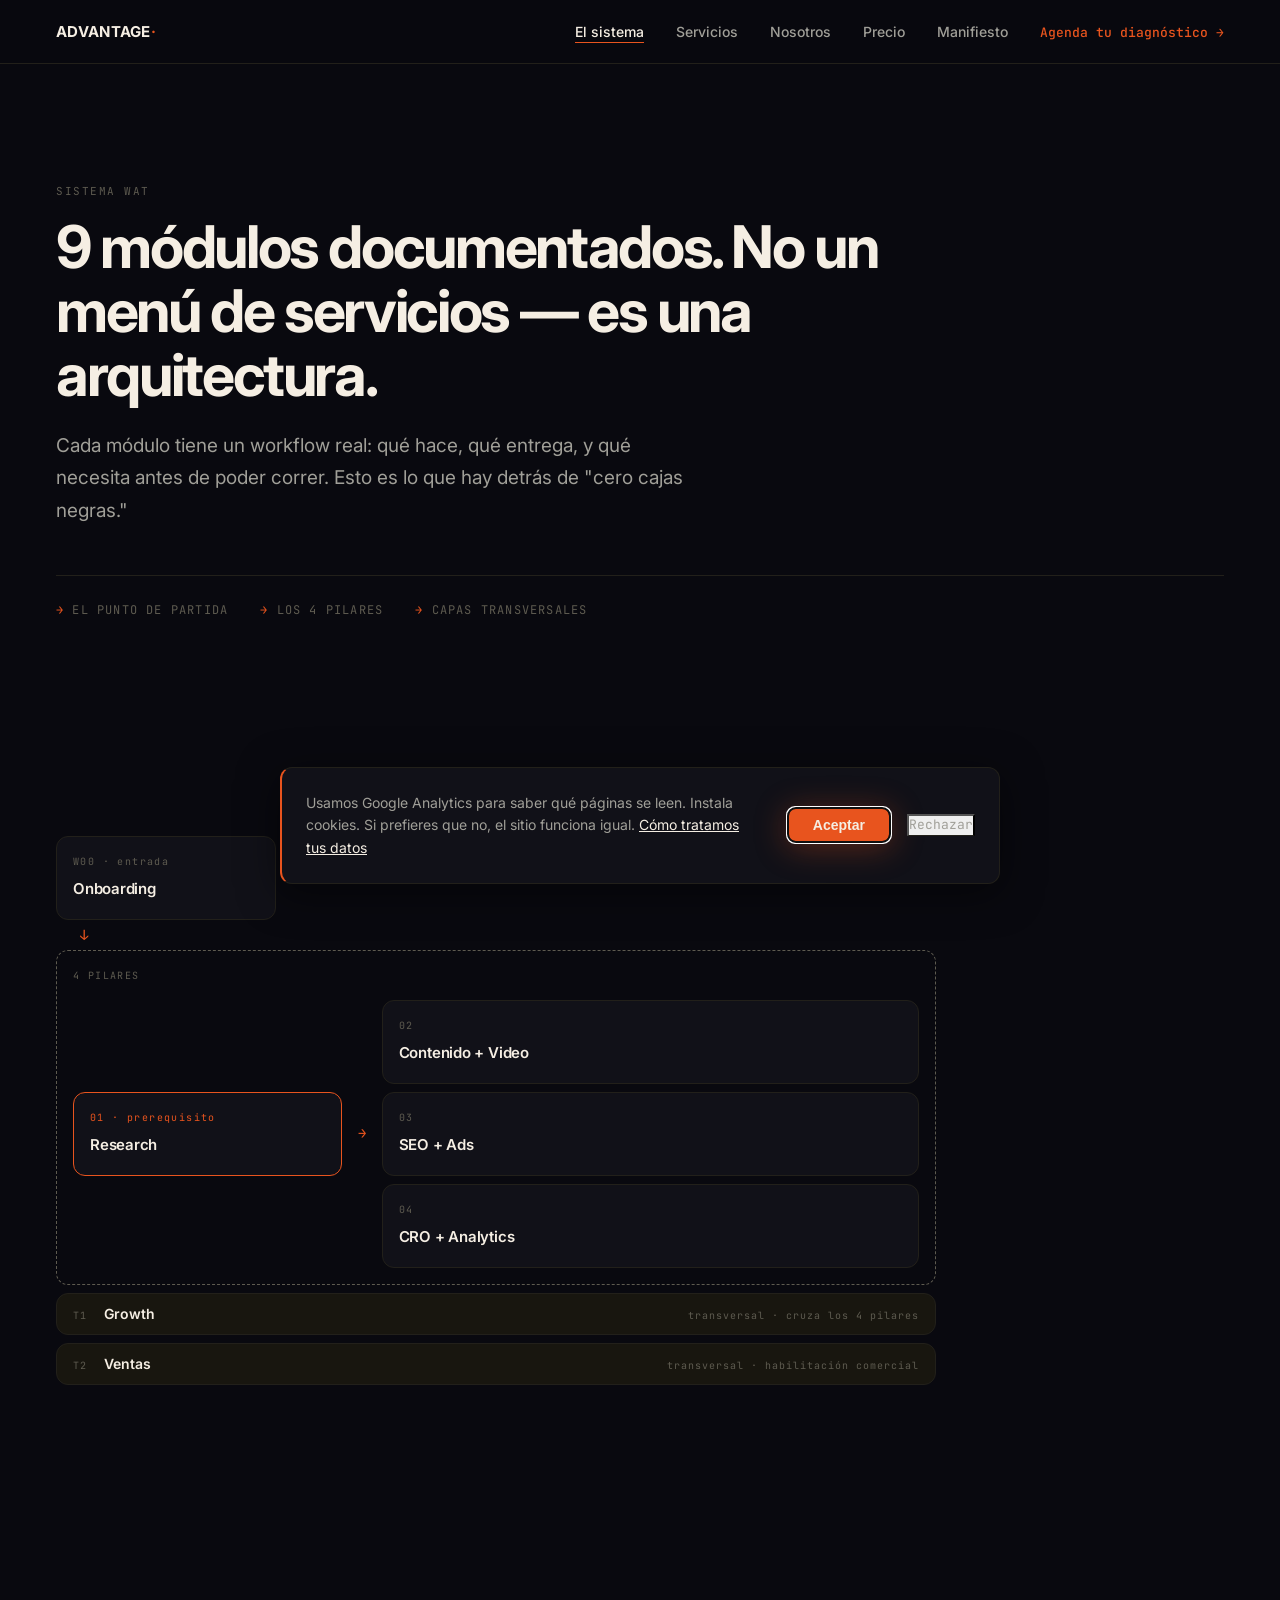
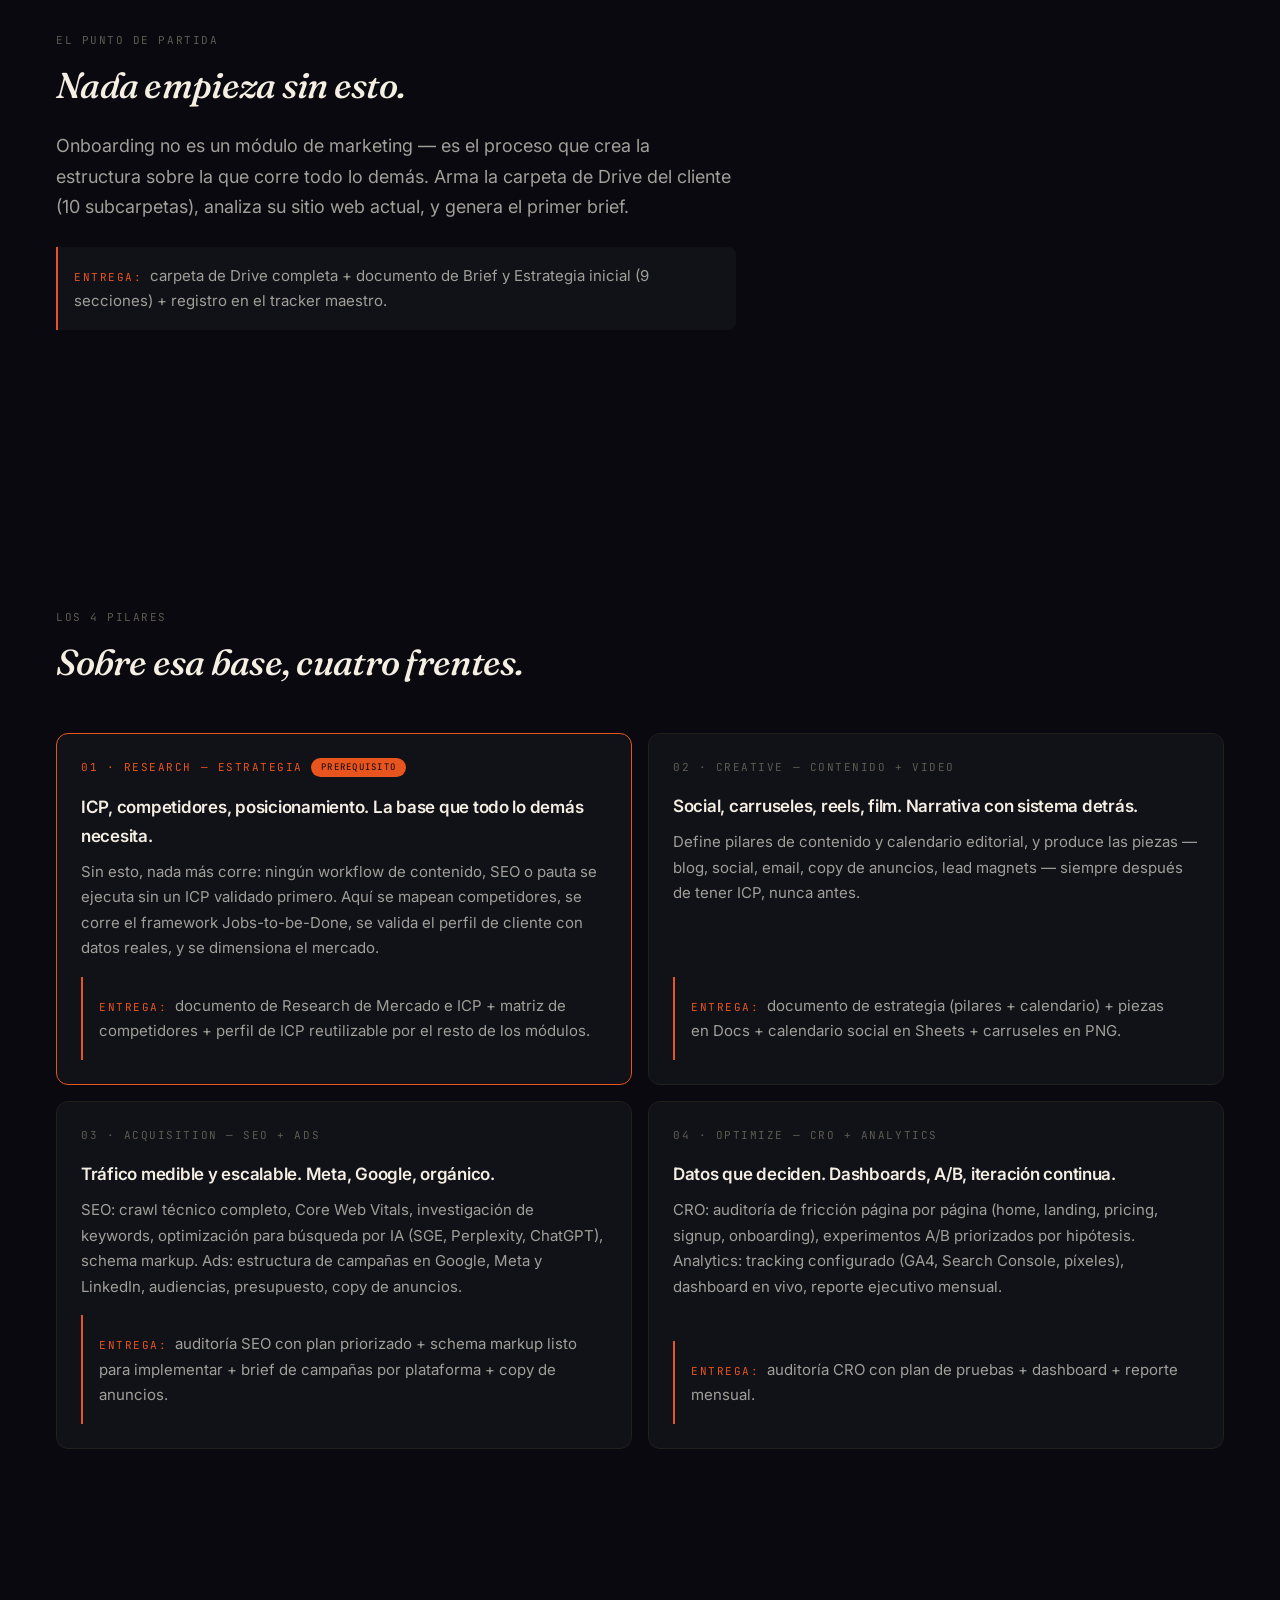
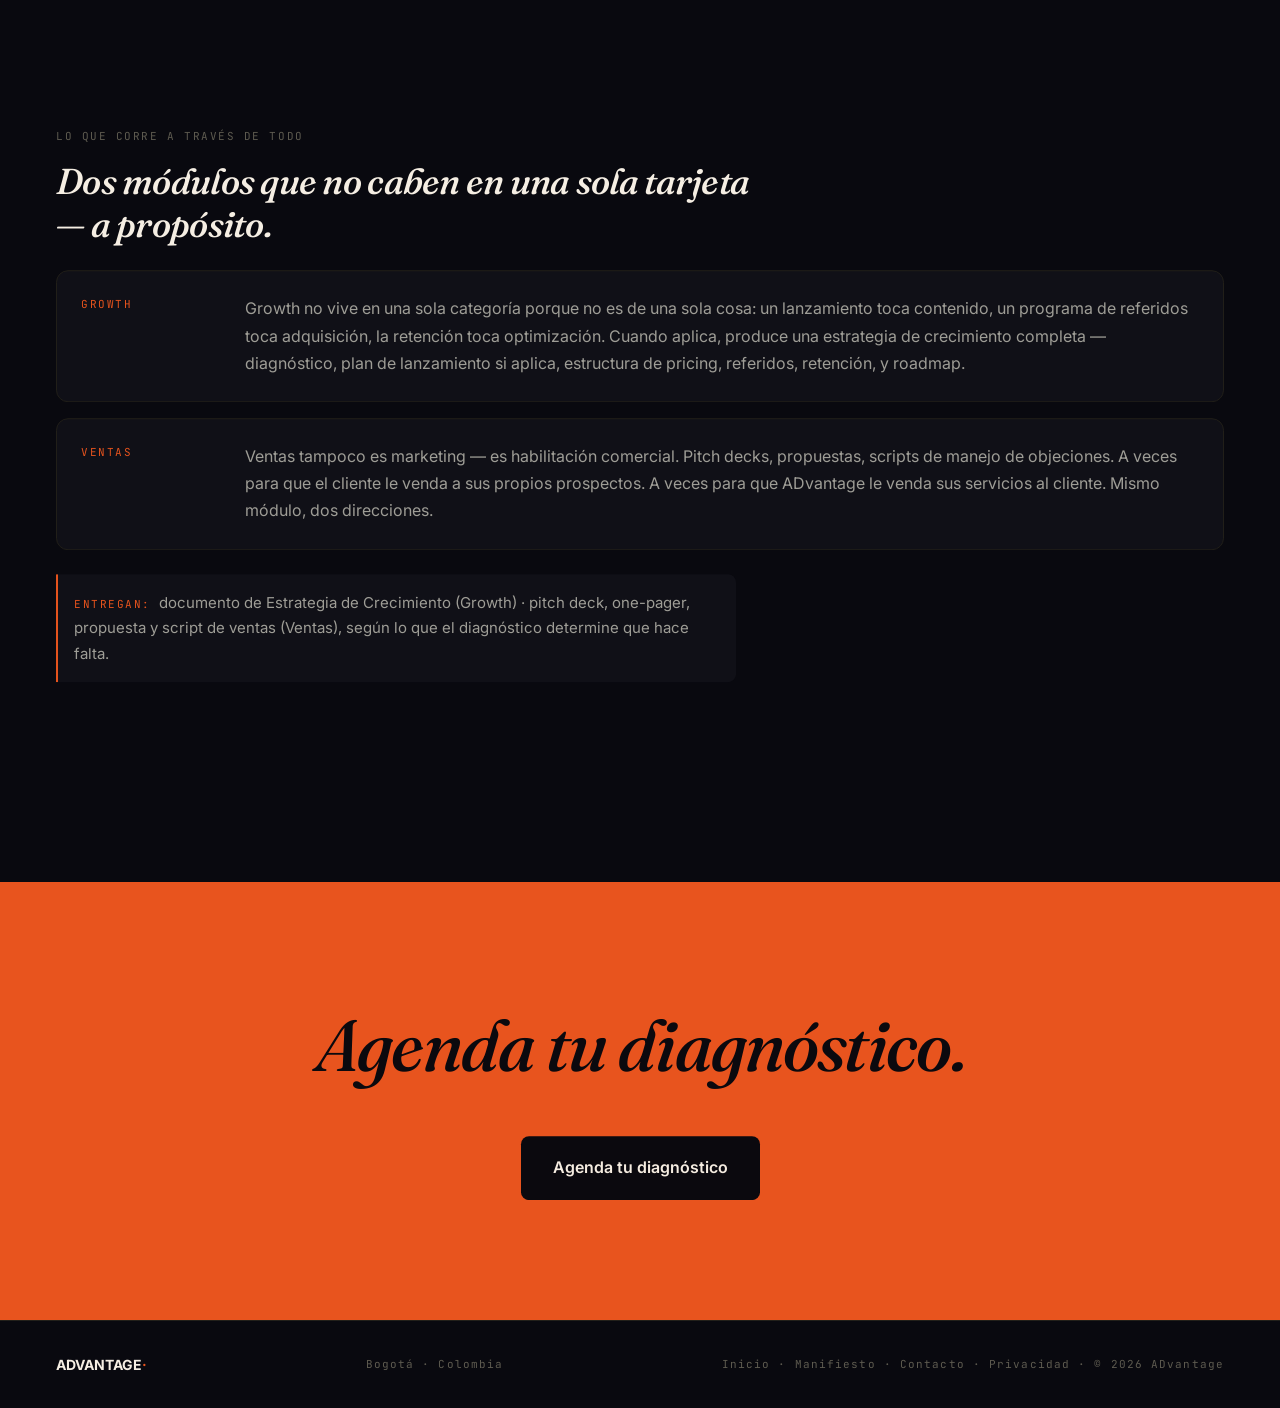
<file: sistema-wat.html>
<!DOCTYPE html>
<html lang="es">
<head>
<!-- Google Analytics con consentimiento previo: consent.js no carga
     gtag.js hasta que la persona acepta. Ver privacidad.html. -->
<script src="assets/js/consent.js"></script>
<meta charset="UTF-8">
<meta name="viewport" content="width=device-width, initial-scale=1.0">
<title>ADvantage · Sistema WAT</title>
<meta name="description" content="Cada módulo tiene un workflow real: qué hace, qué entrega, y qué necesita antes de poder correr. Esto es lo que hay detrás de &quot;cero cajas negras.&quot;">
<!-- Open Graph / preview al compartir (WhatsApp, LinkedIn, etc.).
     El dominio va absoluto porque los scrapers de redes no resuelven rutas
     relativas. Si algún día se conecta un dominio propio hay que reemplazarlo
     en las 10 páginas de una pasada — ver DEPLOY.md, paso 1. -->
<link rel="canonical" href="https://advantagecol.netlify.app/sistema-wat.html">
<meta property="og:type" content="website">
<meta property="og:site_name" content="ADvantage">
<meta property="og:locale" content="es_CO">
<meta property="og:url" content="https://advantagecol.netlify.app/sistema-wat.html">
<meta property="og:title" content="ADvantage · Sistema WAT">
<meta property="og:description" content="Cada módulo tiene un workflow real: qué hace, qué entrega, y qué necesita antes de poder correr. Esto es lo que hay detrás de &quot;cero cajas negras.&quot;">
<meta property="og:image" content="https://advantagecol.netlify.app/assets/brand/og-image.png">
<meta property="og:image:width" content="1200">
<meta property="og:image:height" content="630">
<meta property="og:image:alt" content="ADvantage — Sistema y alma. Marketing con sistema documentado, no con intuición disfrazada de estrategia.">
<meta name="twitter:card" content="summary_large_image">
<meta name="twitter:title" content="ADvantage · Sistema WAT">
<meta name="twitter:description" content="Cada módulo tiene un workflow real: qué hace, qué entrega, y qué necesita antes de poder correr. Esto es lo que hay detrás de &quot;cero cajas negras.&quot;">
<meta name="twitter:image" content="https://advantagecol.netlify.app/assets/brand/og-image.png">

<link rel="icon" type="image/svg+xml" href="assets/brand/favicon.svg">

<!-- Fonts -->
<link rel="preconnect" href="https://fonts.googleapis.com">
<link rel="preconnect" href="https://fonts.gstatic.com" crossorigin>
<link href="https://fonts.googleapis.com/css2?family=Fraunces:ital,opsz,wght@0,9..144,500;1,9..144,500&family=Inter:wght@400;500;600;700&family=JetBrains+Mono:wght@400;500&display=swap" rel="stylesheet">

<!-- Chrome compartido del sitio (tokens, nav, footer, botones, tipografía) -->
<link rel="stylesheet" href="assets/css/shared.css">

<style>
/* ============================
   Sistema WAT — página de arquitectura (modo Void)
   Spec: docs/web-spec/ADvantage_mensaje_sistema-wat_v1.md
============================ */

/* Hero de página */
.wat-hero {
  padding-top: calc(64px + var(--sp-4xl));
  padding-bottom: var(--sp-2xl);
}
.wat-hero h1 { max-width: 880px; margin-bottom: var(--sp-lg); }
.wat-hero .subhead {
  font-size: 19px;
  max-width: 640px;
}

/* Índice de navegación interna (la página es densa — nota de layout) */
.indice {
  display: flex; flex-wrap: wrap; gap: var(--sp-md) var(--sp-xl);
  margin-top: var(--sp-2xl);
  padding-top: var(--sp-lg);
  border-top: 1px solid var(--border);
}
.indice a {
  font-family: var(--mono); font-size: 12px; letter-spacing: 0.1em;
  text-transform: uppercase;
  color: var(--dim); text-decoration: none;
  transition: color 0.2s ease;
}
.indice a:hover { color: var(--ember); }
.indice a::before { content: "→ "; color: var(--ember); }

/* ============================
   Diagrama del sistema — mapa, no animación decorativa
============================ */
.diagrama { padding-top: var(--sp-2xl); padding-bottom: var(--sp-2xl); }
.mapa {
  display: flex; flex-direction: column; align-items: stretch;
  gap: 0;
  max-width: 880px;
}
.nodo {
  background: var(--ink);
  border: 1px solid var(--border);
  border-radius: 12px;
  padding: var(--sp-md);
}
.nodo .codigo {
  font-family: var(--mono); font-size: 10px; letter-spacing: 0.14em;
  color: var(--dim); display: block; margin-bottom: var(--sp-xs);
}
.nodo .nombre { font-weight: 600; font-size: 15px; letter-spacing: -0.015em; color: var(--cream); }
.nodo-entrada { align-self: flex-start; min-width: 220px; }
.conector {
  font-family: var(--mono); font-size: 14px; color: var(--ember);
  padding: var(--sp-sm) 0 var(--sp-sm) var(--sp-lg);
  line-height: 1;
}
.pilares-caja {
  border: 1px dashed var(--dim);
  border-radius: 12px;
  padding: var(--sp-md);
}
.pilares-caja .caja-label {
  font-family: var(--mono); font-size: 10px; letter-spacing: 0.14em;
  text-transform: uppercase; color: var(--dim);
  display: block; margin-bottom: var(--sp-md);
}
.pilares-flujo {
  display: grid;
  grid-template-columns: minmax(180px, 1fr) auto minmax(0, 2fr);
  gap: var(--sp-md); align-items: center;
}
.nodo-research { border-color: var(--ember); }
.nodo-research .codigo { color: var(--ember); }
.flujo-resto { display: grid; gap: var(--sp-sm); }
.conector-h {
  font-family: var(--mono); font-size: 14px; color: var(--ember);
  align-self: center;
}
.banda {
  background: var(--ember-shadow);
  border: 1px solid var(--border);
  border-radius: 12px;
  padding: var(--sp-sm) var(--sp-md);
  display: flex; align-items: baseline; gap: var(--sp-md);
  margin-top: var(--sp-sm);
}
.banda .codigo {
  font-family: var(--mono); font-size: 10px; letter-spacing: 0.14em; color: var(--dim);
}
.banda .nombre { font-weight: 600; font-size: 14px; color: var(--cream); }
.banda .alcance {
  font-family: var(--mono); font-size: 10px; letter-spacing: 0.1em;
  color: var(--dim); margin-left: auto;
}
@media (max-width: 720px) {
  .pilares-flujo { grid-template-columns: 1fr; }
  .conector-h { padding-left: var(--sp-lg); }
  .banda { flex-wrap: wrap; }
  .banda .alcance { margin-left: 0; width: 100%; }
}

/* ============================
   Secciones de contenido
============================ */
.seccion-wat h2 { max-width: 720px; }
.seccion-wat .cuerpo { font-size: 18px; max-width: 680px; }
.seccion-wat .cuerpo + .cuerpo { margin-top: var(--sp-lg); }

/* Bloque Entrega y badge Prerequisito → shared.css */

/* Cards de los 4 pilares — componente Card de servicio de Brand Tokens */
.pilares-grid {
  display: grid;
  grid-template-columns: repeat(2, 1fr);
  gap: var(--sp-md);
  margin-top: var(--sp-2xl);
}
.pilar-card {
  background: var(--ink);
  border: 1px solid var(--border);
  border-radius: 12px;
  padding: var(--sp-lg);
  display: flex; flex-direction: column;
  transition: background 0.2s ease, border-color 0.2s ease; /* hover lift-sutil: sin translateY */
}
.pilar-card:hover { background: var(--ember-shadow); border-color: var(--ember); }
.pilar-card .eyebrow {
  font-family: var(--mono); font-size: 11px; letter-spacing: 0.14em;
  text-transform: uppercase; color: var(--dim);
  display: flex; align-items: center; gap: var(--sp-sm); flex-wrap: wrap;
  margin-bottom: var(--sp-md);
}
.pilar-card .lead {
  font-weight: 600; font-size: 17px; letter-spacing: -0.015em;
  color: var(--cream);
  margin-bottom: var(--sp-sm);
  max-width: none;
}
.pilar-card .detalle { font-size: 15px; max-width: none; }
.pilar-card .detalle { margin-bottom: var(--sp-md); }
.pilar-card .entrega { margin-top: auto; } /* alinea el bloque Entrega al fondo de la card */

/* Card Research — prerequisito de las otras tres (borde + badge de shared, no una card distinta) */
.pilar-prerequisito { border-color: var(--ember); }
.pilar-prerequisito .eyebrow { color: var(--ember); }
@media (max-width: 820px) { .pilares-grid { grid-template-columns: 1fr; } }

/* Transversales — band-cards full-width, eco de las bandas del diagrama */
.transversal-card {
  background: var(--ink);
  border: 1px solid var(--border);
  border-radius: 12px;
  padding: var(--sp-lg);
  margin-top: var(--sp-md);
  display: grid;
  grid-template-columns: 140px 1fr;
  gap: var(--sp-lg);
  transition: background 0.2s ease, border-color 0.2s ease;
}
.transversal-card:hover { background: var(--ember-shadow); border-color: var(--ember); }
.transversal-card .modulo-nombre {
  font-family: var(--mono); font-size: 11px; letter-spacing: 0.14em;
  text-transform: uppercase; color: var(--ember);
}
.transversal-card p { font-size: 16px; max-width: none; }
@media (max-width: 640px) { .transversal-card { grid-template-columns: 1fr; gap: var(--sp-sm); } }
</style>
</head>
<body>

<!-- Nav -->
<nav class="nav" role="navigation" aria-label="Navegación principal">
  <a href="index.html" class="nav-logo" aria-label="ADvantage inicio">ADVANTAGE<span class="dot">·</span></a>
  <ul class="nav-links" role="list">
    <li><a href="sistema-wat.html" aria-current="page">El sistema</a></li>
    <li><a href="servicios.html">Servicios</a></li>
    <li><a href="nosotros.html">Nosotros</a></li>
    <li><a href="index.html#precio">Precio</a></li>
    <li><a href="manifiesto.html">Manifiesto</a></li>
    <li><a href="https://wa.me/573155971878?text=Hola%2C%20quiero%20agendar%20mi%20diagn%C3%B3stico%20con%20ADvantage.%0A%0ANegocio%3A%20%0ATama%C3%B1o%20del%20equipo%3A%20%0APrincipal%20reto%3A%20" target="_blank" rel="noopener noreferrer" class="nav-cta">Agenda tu diagnóstico →</a></li>
  </ul>
  <button class="nav-hamburger" id="hamburger" aria-label="Menú" aria-expanded="false" aria-controls="mobileNav">
    <span></span><span></span><span></span>
  </button>
</nav>
<div class="mobile-nav" id="mobileNav" role="navigation" aria-label="Navegación móvil">
  <a href="sistema-wat.html" aria-current="page">El sistema</a>
  <a href="servicios.html">Servicios</a>
  <a href="nosotros.html">Nosotros</a>
  <a href="index.html#precio">Precio</a>
  <a href="manifiesto.html">Manifiesto</a>
  <a href="https://wa.me/573155971878?text=Hola%2C%20quiero%20agendar%20mi%20diagn%C3%B3stico%20con%20ADvantage.%0A%0ANegocio%3A%20%0ATama%C3%B1o%20del%20equipo%3A%20%0APrincipal%20reto%3A%20" target="_blank" rel="noopener noreferrer" class="mobile-cta">Agenda tu diagnóstico →</a>
</div>

<!-- Hero de página -->
<section class="wat-hero" aria-labelledby="wat-heading">
  <div class="wrap">
    <span class="label" data-anim="hero">Sistema WAT</span>
    <h1 id="wat-heading" data-anim="hero">9 módulos documentados. No un menú de servicios — es una arquitectura.</h1>
    <p class="subhead" data-anim="hero">Cada módulo tiene un workflow real: qué hace, qué entrega, y qué necesita antes de poder correr. Esto es lo que hay detrás de "cero cajas negras."</p>
    <nav class="indice" data-anim="hero" aria-label="Índice de la página">
      <a href="#onboarding">El punto de partida</a>
      <a href="#pilares">Los 4 pilares</a>
      <a href="#transversales">Capas transversales</a>
    </nav>
  </div>
</section>

<!-- Diagrama del sistema -->
<section class="diagrama" aria-label="Mapa del sistema WAT">
  <div class="wrap">
    <div class="mapa" role="img" aria-label="Flujo del sistema: Onboarding crea la base; Research es la puerta de entrada a los otros tres pilares — Contenido, SEO y Ads, CRO y Analítica; Growth y Ventas cruzan como capas transversales.">
      <div class="nodo nodo-entrada" data-anim="reveal">
        <span class="codigo">W00 · entrada</span>
        <span class="nombre">Onboarding</span>
      </div>
      <div class="conector" aria-hidden="true">↓</div>
      <div class="pilares-caja" data-anim="reveal">
        <span class="caja-label">4 pilares</span>
        <div class="pilares-flujo">
          <div class="nodo nodo-research">
            <span class="codigo">01 · prerequisito</span>
            <span class="nombre">Research</span>
          </div>
          <div class="conector-h" aria-hidden="true">→</div>
          <div class="flujo-resto">
            <div class="nodo"><span class="codigo">02</span><span class="nombre">Contenido + Video</span></div>
            <div class="nodo"><span class="codigo">03</span><span class="nombre">SEO + Ads</span></div>
            <div class="nodo"><span class="codigo">04</span><span class="nombre">CRO + Analytics</span></div>
          </div>
        </div>
      </div>
      <div class="banda" data-anim="reveal">
        <span class="codigo">T1</span><span class="nombre">Growth</span>
        <span class="alcance">transversal · cruza los 4 pilares</span>
      </div>
      <div class="banda" data-anim="reveal">
        <span class="codigo">T2</span><span class="nombre">Ventas</span>
        <span class="alcance">transversal · habilitación comercial</span>
      </div>
    </div>
  </div>
</section>

<!-- El punto de partida (Onboarding) -->
<section class="seccion-wat" id="onboarding" aria-labelledby="onboarding-heading">
  <div class="wrap">
    <span class="label">El punto de partida</span>
    <div data-anim="reveal">
      <h2 id="onboarding-heading">Nada empieza sin esto.</h2>
      <p class="cuerpo">Onboarding no es un módulo de marketing — es el proceso que crea la estructura sobre la que corre todo lo demás. Arma la carpeta de Drive del cliente (10 subcarpetas), analiza su sitio web actual, y genera el primer brief.</p>
      <div class="entrega"><span class="entrega-k">Entrega:</span>carpeta de Drive completa + documento de Brief y Estrategia inicial (9 secciones) + registro en el tracker maestro.</div>
    </div>
  </div>
</section>

<!-- Los 4 pilares -->
<section class="seccion-wat" id="pilares" aria-labelledby="pilares-heading">
  <div class="wrap">
    <span class="label">Los 4 pilares</span>
    <h2 id="pilares-heading" data-anim="reveal">Sobre esa base, cuatro frentes.</h2>
    <div class="pilares-grid">
      <article class="pilar-card pilar-prerequisito" data-anim="reveal">
        <span class="eyebrow">01 · Research — Estrategia <span class="badge-prerequisito">Prerequisito</span></span>
        <p class="lead">ICP, competidores, posicionamiento. La base que todo lo demás necesita.</p>
        <p class="detalle">Sin esto, nada más corre: ningún workflow de contenido, SEO o pauta se ejecuta sin un ICP validado primero. Aquí se mapean competidores, se corre el framework Jobs-to-be-Done, se valida el perfil de cliente con datos reales, y se dimensiona el mercado.</p>
        <div class="entrega"><span class="entrega-k">Entrega:</span>documento de Research de Mercado e ICP + matriz de competidores + perfil de ICP reutilizable por el resto de los módulos.</div>
      </article>
      <article class="pilar-card" data-anim="reveal">
        <span class="eyebrow">02 · Creative — Contenido + Video</span>
        <p class="lead">Social, carruseles, reels, film. Narrativa con sistema detrás.</p>
        <p class="detalle">Define pilares de contenido y calendario editorial, y produce las piezas — blog, social, email, copy de anuncios, lead magnets — siempre después de tener ICP, nunca antes.</p>
        <div class="entrega"><span class="entrega-k">Entrega:</span>documento de estrategia (pilares + calendario) + piezas en Docs + calendario social en Sheets + carruseles en PNG.</div>
      </article>
      <article class="pilar-card" data-anim="reveal">
        <span class="eyebrow">03 · Acquisition — SEO + Ads</span>
        <p class="lead">Tráfico medible y escalable. Meta, Google, orgánico.</p>
        <p class="detalle">SEO: crawl técnico completo, Core Web Vitals, investigación de keywords, optimización para búsqueda por IA (SGE, Perplexity, ChatGPT), schema markup. Ads: estructura de campañas en Google, Meta y LinkedIn, audiencias, presupuesto, copy de anuncios.</p>
        <div class="entrega"><span class="entrega-k">Entrega:</span>auditoría SEO con plan priorizado + schema markup listo para implementar + brief de campañas por plataforma + copy de anuncios.</div>
      </article>
      <article class="pilar-card" data-anim="reveal">
        <span class="eyebrow">04 · Optimize — CRO + Analytics</span>
        <p class="lead">Datos que deciden. Dashboards, A/B, iteración continua.</p>
        <p class="detalle">CRO: auditoría de fricción página por página (home, landing, pricing, signup, onboarding), experimentos A/B priorizados por hipótesis. Analytics: tracking configurado (GA4, Search Console, píxeles), dashboard en vivo, reporte ejecutivo mensual.</p>
        <div class="entrega"><span class="entrega-k">Entrega:</span>auditoría CRO con plan de pruebas + dashboard + reporte mensual.</div>
      </article>
    </div>
  </div>
</section>

<!-- Lo que corre a través de todo (Growth y Ventas) -->
<section class="seccion-wat" id="transversales" aria-labelledby="transversales-heading">
  <div class="wrap">
    <span class="label">Lo que corre a través de todo</span>
    <h2 id="transversales-heading" data-anim="reveal">Dos módulos que no caben en una sola tarjeta — a propósito.</h2>
    <div class="transversal-card" data-anim="reveal">
      <span class="modulo-nombre">Growth</span>
      <p>Growth no vive en una sola categoría porque no es de una sola cosa: un lanzamiento toca contenido, un programa de referidos toca adquisición, la retención toca optimización. Cuando aplica, produce una estrategia de crecimiento completa — diagnóstico, plan de lanzamiento si aplica, estructura de pricing, referidos, retención, y roadmap.</p>
    </div>
    <div class="transversal-card" data-anim="reveal">
      <span class="modulo-nombre">Ventas</span>
      <p>Ventas tampoco es marketing — es habilitación comercial. Pitch decks, propuestas, scripts de manejo de objeciones. A veces para que el cliente le venda a sus propios prospectos. A veces para que ADvantage le venda sus servicios al cliente. Mismo módulo, dos direcciones.</p>
    </div>
    <div class="entrega" data-anim="reveal"><span class="entrega-k">Entregan:</span>documento de Estrategia de Crecimiento (Growth) · pitch deck, one-pager, propuesta y script de ventas (Ventas), según lo que el diagnóstico determine que hace falta.</div>
  </div>
</section>

<!-- Cierre — bloque Ember -->
<section class="cierre" id="contacto" aria-labelledby="cierre-heading">
  <div class="wrap" data-anim="rise">
    <h2 id="cierre-heading">Agenda tu diagnóstico.</h2>
    <a href="https://wa.me/573155971878?text=Hola%2C%20quiero%20agendar%20mi%20diagn%C3%B3stico%20con%20ADvantage.%0A%0ANegocio%3A%20%0ATama%C3%B1o%20del%20equipo%3A%20%0APrincipal%20reto%3A%20" target="_blank" rel="noopener noreferrer" class="btn-void">Agenda tu diagnóstico</a>
  </div>
</section>

<footer>
  <div class="wrap">
    <span class="foot-logo">ADVANTAGE<span class="dot">·</span></span>
    <span class="foot-meta">Bogotá · Colombia</span>
    <span class="foot-meta"><a href="index.html">Inicio</a> · <a href="manifiesto.html">Manifiesto</a> · <a href="contacto.html">Contacto</a> · <a href="privacidad.html">Privacidad</a> · © 2026 ADvantage</span>
  </div>
</footer>

<!-- GSAP 3.12.5 — vendoreado en el repo (sin CDN de terceros en runtime) -->
<script src="assets/vendor/gsap.min.js"></script>
<script src="assets/vendor/ScrollTrigger.min.js"></script>
<script src="assets/js/site.js"></script>
</body>
</html>
</file>
<file: assets/css/shared.css>
/* ============================
   ADvantage — chrome compartido del sitio
   Tokens: docs/web-spec/ADvantage_BRAND_TOKENS.md (Manual de Marca v1.0, 04-A Ember Oscuro)
   Extraído de index.html al construir la segunda página (manifiesto.html).
============================ */
:root {
  --void:         #09090F;
  --ink:          #111118;
  --ember-shadow: #18160F;
  --ember:        #E8541E;
  --ember-hover:  #FF6B35;
  --cream:        #F5EEE3;
  --muted:        #A09F98;
  --dim:          #5E5B50;
  --border:       #22201A;

  --sans:  'Inter', sans-serif;
  --serif: 'Fraunces', serif;
  --mono:  'JetBrains Mono', monospace;

  /* Spacing — base 8px */
  --sp-xs:  4px;
  --sp-sm:  8px;
  --sp-md:  16px;
  --sp-lg:  24px;
  --sp-xl:  32px;
  --sp-2xl: 48px;
  --sp-3xl: 80px;
  --sp-4xl: 120px;

  --page-px: 56px;
  --max-w:   1280px;
}
@media (max-width: 768px) {
  :root { --page-px: 24px; }
}

*, *::before, *::after { margin: 0; padding: 0; box-sizing: border-box; }
html { scroll-behavior: smooth; }

body {
  background: var(--void);
  color: var(--cream);
  font-family: var(--sans);
  font-size: 17px;
  line-height: 1.7; /* BODY 170% */
  overflow-x: hidden;
}

.wrap {
  max-width: var(--max-w);
  margin: 0 auto;
  padding-left: var(--page-px);
  padding-right: var(--page-px);
}

section { padding-top: var(--sp-3xl); padding-bottom: var(--sp-3xl); scroll-margin-top: 64px; }
section + section { margin-top: var(--sp-4xl); }

::selection { background: var(--ember); color: var(--cream); }

/* ============================
   Tipografía — escala del manual
============================ */
.display {
  font-family: var(--serif);
  font-style: italic;
  font-weight: 500;
  font-size: clamp(48px, 8vw, 96px);
  line-height: 1.05;
  letter-spacing: -0.025em; /* -2.5% */
  color: var(--ember);
  display: block;
}
h1 {
  font-family: var(--sans);
  font-weight: 700;
  font-size: clamp(34px, 4.6vw, 60px);
  line-height: 1.08;
  letter-spacing: -0.04em; /* -4% */
  color: var(--cream);
}
h2 {
  font-family: var(--serif);
  font-style: italic;
  font-weight: 500;
  font-size: clamp(28px, 3.2vw, 36px);
  line-height: 1.2;
  letter-spacing: -0.02em; /* -2% */
  color: var(--cream);
  margin-bottom: var(--sp-lg);
}
h3 {
  font-family: var(--sans);
  font-weight: 600;
  font-size: 22px;
  letter-spacing: -0.015em; /* -1.5% */
  color: var(--cream);
}
.label {
  font-family: var(--mono);
  font-size: 11px;
  line-height: 1.4;
  letter-spacing: 0.14em;
  text-transform: uppercase;
  color: var(--dim);
  display: block;
  margin-bottom: var(--sp-md);
}
p { color: var(--muted); max-width: 640px; }
p strong { color: var(--cream); font-weight: 500; }

/* ============================
   Nav
============================ */
.nav {
  position: fixed; top: 0; left: 0; right: 0; z-index: 100;
  display: flex; justify-content: space-between; align-items: center;
  height: 64px;
  padding: 0 var(--page-px);
  background: color-mix(in srgb, var(--void) 82%, transparent);
  backdrop-filter: blur(12px);
  -webkit-backdrop-filter: blur(12px);
  border-bottom: 1px solid var(--border);
}
.nav-logo {
  font-family: var(--sans); font-weight: 700;
  font-size: 15px; letter-spacing: 0.02em;
  color: var(--cream); text-decoration: none;
}
/* El punto Ember del wordmark parpadea: el manual lo define como "indica el
   sistema activo, como un cursor... running" — el parpadeo es coherencia con su
   propio significado. Solo opacidad; color, tamaño y posición no se tocan. */
.nav-logo .dot {
  color: var(--ember);
  animation: blink-dot 1.8s ease-in-out infinite;
}
@keyframes blink-dot {
  0%, 100% { opacity: 1; }
  50%      { opacity: 0.3; }
}
.nav-links {
  display: flex; gap: var(--sp-xl); align-items: center;
  list-style: none;
}
.nav-links a {
  color: var(--muted); text-decoration: none;
  font-size: 14px; font-weight: 500;
  transition: color 0.2s ease;
}
.nav-links a:hover { color: var(--cream); }
.nav-links a[aria-current="page"] {
  color: var(--cream);
  border-bottom: 1px solid var(--ember);
  padding-bottom: 2px;
}
.nav-links a.nav-cta {
  color: var(--ember);
  font-family: var(--mono); font-size: 13px;
}
.nav-links a.nav-cta:hover { color: var(--ember-hover); }
.nav-hamburger {
  display: none;
  background: none; border: none; cursor: pointer;
  width: 40px; height: 40px;
  flex-direction: column; justify-content: center; align-items: center; gap: 5px;
}
.nav-hamburger span {
  display: block; width: 20px; height: 1.5px;
  background: var(--cream);
  transition: transform 0.2s ease, opacity 0.2s ease;
}
.mobile-nav {
  position: fixed; inset: 64px 0 auto 0; z-index: 99;
  background: var(--ink);
  border-bottom: 1px solid var(--border);
  display: none; flex-direction: column;
  padding: var(--sp-lg) var(--page-px);
  gap: var(--sp-md);
}
.mobile-nav.open { display: flex; }
.mobile-nav a {
  color: var(--muted); text-decoration: none;
  font-size: 16px; padding: var(--sp-sm) 0;
}
.mobile-nav a[aria-current="page"] { color: var(--cream); }
.mobile-nav a.mobile-cta { color: var(--ember); font-family: var(--mono); font-size: 14px; }
@media (max-width: 768px) {
  .nav-links { display: none; }
  .nav-hamburger { display: flex; }
}

/* ============================
   Botones
============================ */
.btn-primary {
  display: inline-flex; align-items: center; gap: var(--sp-sm);
  background: var(--ember); color: var(--cream);
  padding: 16px 28px; border-radius: 8px;
  font-weight: 600; font-size: 15px; text-decoration: none;
  box-shadow: 0 4px 32px rgba(232,84,30,0.35);
  transition: background 0.2s ease, transform 0.2s ease, box-shadow 0.2s ease;
}
.btn-primary:hover {
  background: var(--ember-hover);
  transform: translateY(-2px); /* lift reservado para CTAs */
  box-shadow: 0 8px 40px rgba(232,84,30,0.35);
}
.btn-ghost {
  display: inline-flex; align-items: center; gap: var(--sp-sm);
  color: var(--muted); text-decoration: none;
  font-family: var(--mono); font-size: 13px;
  padding-bottom: 2px;
  border-bottom: 1px solid var(--border);
  transition: color 0.2s ease, border-color 0.2s ease;
}
.btn-ghost:hover { color: var(--cream); border-color: var(--muted); }
.btn-void {
  display: inline-flex; align-items: center; gap: var(--sp-sm);
  background: var(--void); color: var(--cream);
  padding: 18px 32px; border-radius: 8px;
  font-weight: 600; font-size: 16px; text-decoration: none;
  transition: background 0.2s ease, transform 0.2s ease;
}
.btn-void:hover { background: var(--ink); transform: translateY(-2px); }

/* ============================
   Bloque Entrega — "Entrega:" / "Qué te llevas:" (keyword mono + borde ember)
============================ */
.entrega {
  margin-top: var(--sp-lg);
  padding: var(--sp-md);
  background: var(--ink);
  border-left: 2px solid var(--ember);
  border-radius: 0 8px 8px 0;
  max-width: 680px;
  font-size: 15px;
  color: var(--muted);
}
.entrega .entrega-k {
  font-family: var(--mono); font-size: 11px; letter-spacing: 0.14em;
  text-transform: uppercase; color: var(--ember);
  margin-right: var(--sp-sm);
}

/* Badge Prerequisito — marca la card de Research (Sistema WAT y Servicios) */
.badge-prerequisito {
  font-family: var(--mono); font-size: 9px; letter-spacing: 0.14em;
  text-transform: uppercase;
  color: var(--void); background: var(--ember);
  border-radius: 100px; padding: 2px 10px;
}

/* ============================
   Pill — componente de tag/estado (hero del home, nodos de diagrama, metadata)
============================ */
.pill {
  display: inline-flex; align-items: center; gap: var(--sp-sm);
  font-family: var(--mono); font-size: 11px; letter-spacing: 0.14em;
  color: var(--dim);
  border: 1px solid var(--border); border-radius: 100px;
  padding: 6px 14px;
}
.pill .pulse {
  width: 6px; height: 6px; border-radius: 50%;
  background: var(--ember);
  animation: pulse 2.4s ease-in-out infinite;
}
@keyframes pulse {
  0%, 100% { opacity: 1; box-shadow: 0 0 0 0 rgba(232,84,30,0.5); }
  50%      { opacity: 0.6; box-shadow: 0 0 0 5px rgba(232,84,30,0); }
}

/* ============================
   Card de persona — retrato sobre Cream + franja de datos
============================ */
.equipo-card {
  background: var(--cream); /* fondo Cream de la card detrás de la foto (spec) */
  border: 1px solid var(--border);
  border-radius: 12px;
  overflow: hidden;
  transition: background 0.2s ease, border-color 0.2s ease; /* misma regla de cards que módulos WAT */
}
.equipo-card:hover { border-color: var(--ember); }
.equipo-foto {
  position: relative;
  aspect-ratio: 4 / 5;
  background: var(--cream);
  display: flex; align-items: center; justify-content: center;
}
.equipo-foto .placeholder-iniciales {
  font-family: var(--serif); font-style: italic; font-weight: 500;
  font-size: 96px; color: var(--ember);
  position: absolute; inset: 0;
  display: flex; align-items: center; justify-content: center;
}
.equipo-foto img {
  position: relative; z-index: 1;
  width: 100%; height: 100%;
  object-fit: cover; object-position: center top;
  display: block;
}
.equipo-card-info {
  padding: var(--sp-md) var(--sp-lg);
  background: var(--ink);
  border-top: 1px solid var(--border);
}
.equipo-card-info .nombre { font-weight: 600; font-size: 16px; color: var(--cream); }
.equipo-card-info .rol {
  font-family: var(--mono); font-size: 11px; letter-spacing: 0.14em;
  text-transform: uppercase; color: var(--ember);
  display: block; margin-top: var(--sp-xs);
}

/* Badge de iniciales — geometría del logo mark (cuadrado redondeado, Inter 700).
   Fallback mientras llega la foto real: basta con soltar el PNG en la ruta del <img>. */
.badge-iniciales {
  position: absolute; inset: 0;
  display: flex; align-items: center; justify-content: center;
}
.badge-iniciales span {
  display: flex; align-items: center; justify-content: center;
  width: 96px; height: 96px;
  background: var(--void);
  border-radius: 8px;
  font-family: var(--sans); font-weight: 700; font-size: 40px;
  letter-spacing: -0.02em;
  color: var(--ember);
}

/* ============================
   Principios — lista numerada (manifiesto, nosotros)
   Colores por token; el modo Cream del manifiesto los sobrescribe.
============================ */
.principios {
  list-style: none;
  max-width: 660px;
}
.principios li {
  display: grid;
  grid-template-columns: 44px 1fr;
  gap: var(--sp-md);
  padding: var(--sp-lg) 0;
  border-top: 1px solid var(--border);
}
.principios li:last-child {
  border-bottom: 1px solid var(--border);
}
.principios .num {
  font-family: var(--mono);
  font-size: 12px;
  font-weight: 500;
  letter-spacing: 0.1em;
  color: var(--ember);
  line-height: 2.1; /* alinea óptico con la primera línea del texto */
}
.principios p {
  color: var(--muted);
  font-size: 17px;
  max-width: none;
}
.principios p strong {
  color: var(--cream);
  font-weight: 600;
}

/* ============================
   Hechos de bio — lista escaneable en vez de párrafo corrido.
   Corrección de auditoría UX: el párrafo corrido tenía carga cognitiva alta y
   nadie lo leía completo. La usan index.html (Home) y nosotros.html.
============================ */
.bio-hechos {
  list-style: none;
  max-width: 680px;
}
.bio-hechos li {
  position: relative;
  padding-left: var(--sp-lg);
  font-size: 16px;
  line-height: 1.6;
  color: var(--muted);
}
.bio-hechos li + li { margin-top: var(--sp-sm); }
/* Viñeta propia en Ember — el marker por defecto no acepta color de token */
.bio-hechos li::before {
  content: "—";
  position: absolute;
  left: 0;
  color: var(--ember);
}
.bio-hechos li strong { color: var(--cream); font-weight: 600; }

/* ============================
   Cierre — Bloque Ember (fondo sólido), CTA de máximo impacto
============================ */
.cierre {
  background: var(--ember);
  margin-top: var(--sp-4xl);
  padding-top: var(--sp-4xl); padding-bottom: var(--sp-4xl);
}
.cierre .wrap { text-align: center; }
.cierre h2 {
  font-size: clamp(40px, 6vw, 72px);
  color: var(--void);
  margin-bottom: var(--sp-2xl);
}

/* ============================
   Footer — banda Void en todas las páginas
============================ */
footer {
  background: var(--void);
  border-top: 1px solid var(--border);
  padding: var(--sp-xl) 0;
}
footer .wrap {
  display: flex; justify-content: space-between; align-items: center;
  flex-wrap: wrap; gap: var(--sp-md);
}
footer .foot-logo { font-weight: 700; font-size: 14px; color: var(--cream); }
footer .foot-logo .dot { color: var(--ember); }
footer .foot-meta {
  font-family: var(--mono); font-size: 11px; letter-spacing: 0.1em;
  color: var(--dim);
}
footer a { color: var(--dim); text-decoration: none; transition: color 0.2s ease; }
footer a:hover { color: var(--muted); }

/* ============================
   Banner de consentimiento de cookies — lo inyecta assets/js/consent.js.
   Ancla abajo y no tapa el contenido: es una barra, no un modal que bloquee.
============================ */
.cookie-banner {
  position: fixed;
  left: var(--sp-md); right: var(--sp-md); bottom: var(--sp-md);
  z-index: 100;
  max-width: 720px;
  margin: 0 auto;
  background: var(--ink);
  border: 1px solid var(--border);
  border-left: 2px solid var(--ember);
  border-radius: 12px;
  padding: var(--sp-lg);
  display: flex; align-items: center; flex-wrap: wrap;
  gap: var(--sp-md) var(--sp-lg);
  box-shadow: 0 8px 40px rgba(0,0,0,0.5);
}
.cookie-texto {
  flex: 1 1 320px;
  font-size: 14px; line-height: 1.6;
  color: var(--muted);
  max-width: none;
}
.cookie-texto a { color: var(--cream); text-decoration: underline; }
.cookie-texto a:hover { color: var(--ember-hover); }
.cookie-acciones { display: flex; align-items: center; gap: var(--sp-md); flex-wrap: wrap; }
.cookie-acciones .btn-primary { padding: var(--sp-sm) var(--sp-lg); font-size: 14px; }
/* En móvil el banner es una barra fija abajo y el CTA del hero cae justo ahí,
   así que cada pixel de alto se lo come al botón principal. Se compacta: texto
   más chico, padding ajustado y los dos botones en la misma fila. */
@media (max-width: 560px) {
  .cookie-banner {
    left: var(--sp-sm); right: var(--sp-sm); bottom: var(--sp-sm);
    padding: var(--sp-md);
    gap: var(--sp-sm) var(--sp-md);
  }
  .cookie-texto { flex: 1 1 100%; font-size: 13px; line-height: 1.5; }
  .cookie-acciones { width: 100%; }
  .cookie-acciones .btn-primary { flex: 1; justify-content: center; }
  .cookie-acciones .btn-ghost { flex: 0 0 auto; }
}

/* ============================
   Motion — respeto a prefers-reduced-motion
============================ */
@media (prefers-reduced-motion: reduce) {
  html { scroll-behavior: auto; }
  .pill .pulse { animation: none; }
  .nav-logo .dot { animation: none; }
  *, *::before, *::after { transition-duration: 0.01ms !important; }
}
</file>
